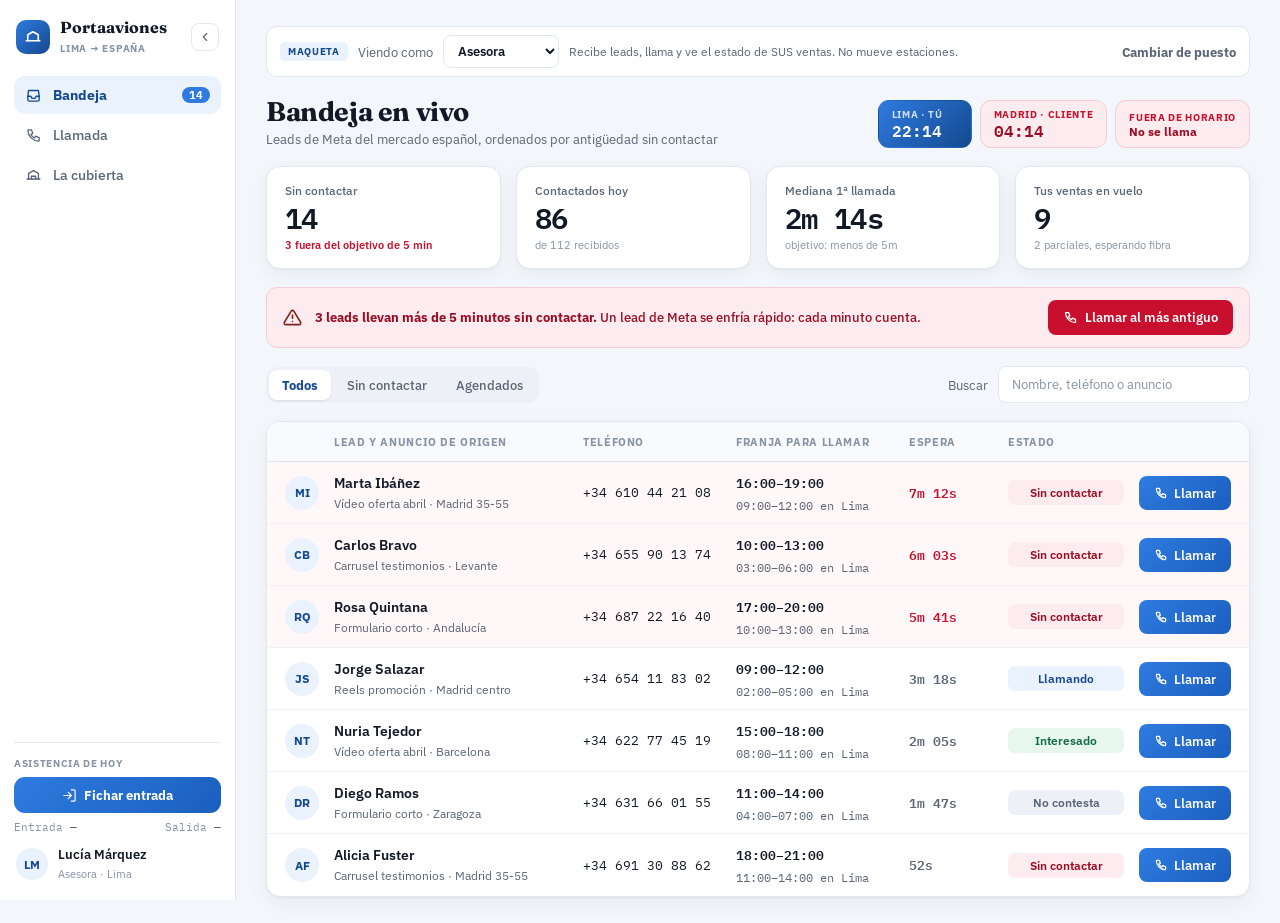
<file: bandeja/index.html>
<!doctype html>
<html lang="es">
<head>
<meta charset="utf-8">
<meta name="viewport" content="width=device-width, initial-scale=1">
<title>Bandeja en vivo · CRM Campaña</title>
<link rel="preconnect" href="https://fonts.googleapis.com">
<link rel="preconnect" href="https://fonts.gstatic.com" crossorigin>
<link rel="stylesheet" href="https://fonts.googleapis.com/css2?family=Fraunces:opsz,wght@9..144,600;9..144,700&family=IBM+Plex+Mono:wght@400;500;600&family=IBM+Plex+Sans:wght@400;500;600;700&display=swap">
<link rel="stylesheet" href="/assets/css/common.css">
<link rel="stylesheet" href="/bandeja/style.css">
</head>
<body data-pagina="bandeja" data-rol-defecto="asesor">
<div class="app">
  <nav class="rail" id="rail" aria-label="Navegación principal"></nav>

  <main class="main">

    <div class="rolebar" id="rolebar"></div>

    <div class="head">
      <div class="head-txt">
        <h1>Bandeja en vivo</h1>
        <p class="sub">Leads de Meta del mercado español, ordenados por antigüedad sin contactar</p>
      </div>
      <div class="clocks" id="clocks"></div>
    </div>

    <div class="tiles">
      <div class="card tile">
        <span class="tile-k">Sin contactar</span>
        <span class="tile-v">14</span>
        <span class="tile-s warn">3 fuera del objetivo de 5 min</span>
      </div>
      <div class="card tile">
        <span class="tile-k">Contactados hoy</span>
        <span class="tile-v">86</span>
        <span class="tile-s">de 112 recibidos</span>
      </div>
      <div class="card tile">
        <span class="tile-k">Mediana 1ª llamada</span>
        <span class="tile-v">2m 14s</span>
        <span class="tile-s">objetivo: menos de 5m</span>
      </div>
      <div class="card tile">
        <span class="tile-k">Tus ventas en vuelo</span>
        <span class="tile-v">9</span>
        <span class="tile-s">2 parciales, esperando fibra</span>
      </div>
    </div>

    <div class="alert">
      <svg width="19" height="19" viewBox="0 0 24 24" fill="none" stroke="#7E2417" stroke-width="2" stroke-linecap="round" stroke-linejoin="round" style="flex-shrink:0" aria-hidden="true"><path d="M10.3 3.9 1.8 18a2 2 0 0 0 1.7 3h17a2 2 0 0 0 1.7-3L13.7 3.9a2 2 0 0 0-3.4 0z"/><path d="M12 9v4M12 17h.01"/></svg>
      <p><strong>3 leads llevan más de 5 minutos sin contactar.</strong> Un lead de Meta se enfría rápido: cada minuto cuenta.</p>
      <a href="/llamada.html">
        <svg width="15" height="15" viewBox="0 0 24 24" fill="none" stroke="#fff" stroke-width="2" stroke-linecap="round" stroke-linejoin="round" aria-hidden="true"><path d="M5 4h4l2 5-2.5 1.5a11 11 0 0 0 5 5L15 13l5 2v4a1 1 0 0 1-1 1A16 16 0 0 1 4 5a1 1 0 0 1 1-1z"/></svg>
        Llamar al más antiguo
      </a>
    </div>

    <div class="toolbar">
      <div class="segmented" role="group" aria-label="Filtrar">
        <button type="button" class="seg" aria-pressed="true">Todos</button>
        <button type="button" class="seg" aria-pressed="false">Sin contactar</button>
        <button type="button" class="seg" aria-pressed="false">Agendados</button>
      </div>
      <div class="spacer"></div>
      <label class="lbl" for="buscar">Buscar</label>
      <input class="field" id="buscar" type="search" placeholder="Nombre, teléfono o anuncio" style="width:252px">
    </div>

    <div class="leads">
      <div class="lrow lhead">
        <span></span>
        <span>Lead y anuncio de origen</span>
        <span>Teléfono</span>
        <span>Franja para llamar</span>
        <span>Espera</span>
        <span>Estado</span>
        <span></span>
      </div>
      <div id="lista"></div>
    </div>

  </main>
</div>

<script src="/assets/js/app.js"></script>
<script src="/bandeja/app.js"></script>
</body>
</html>
</file>
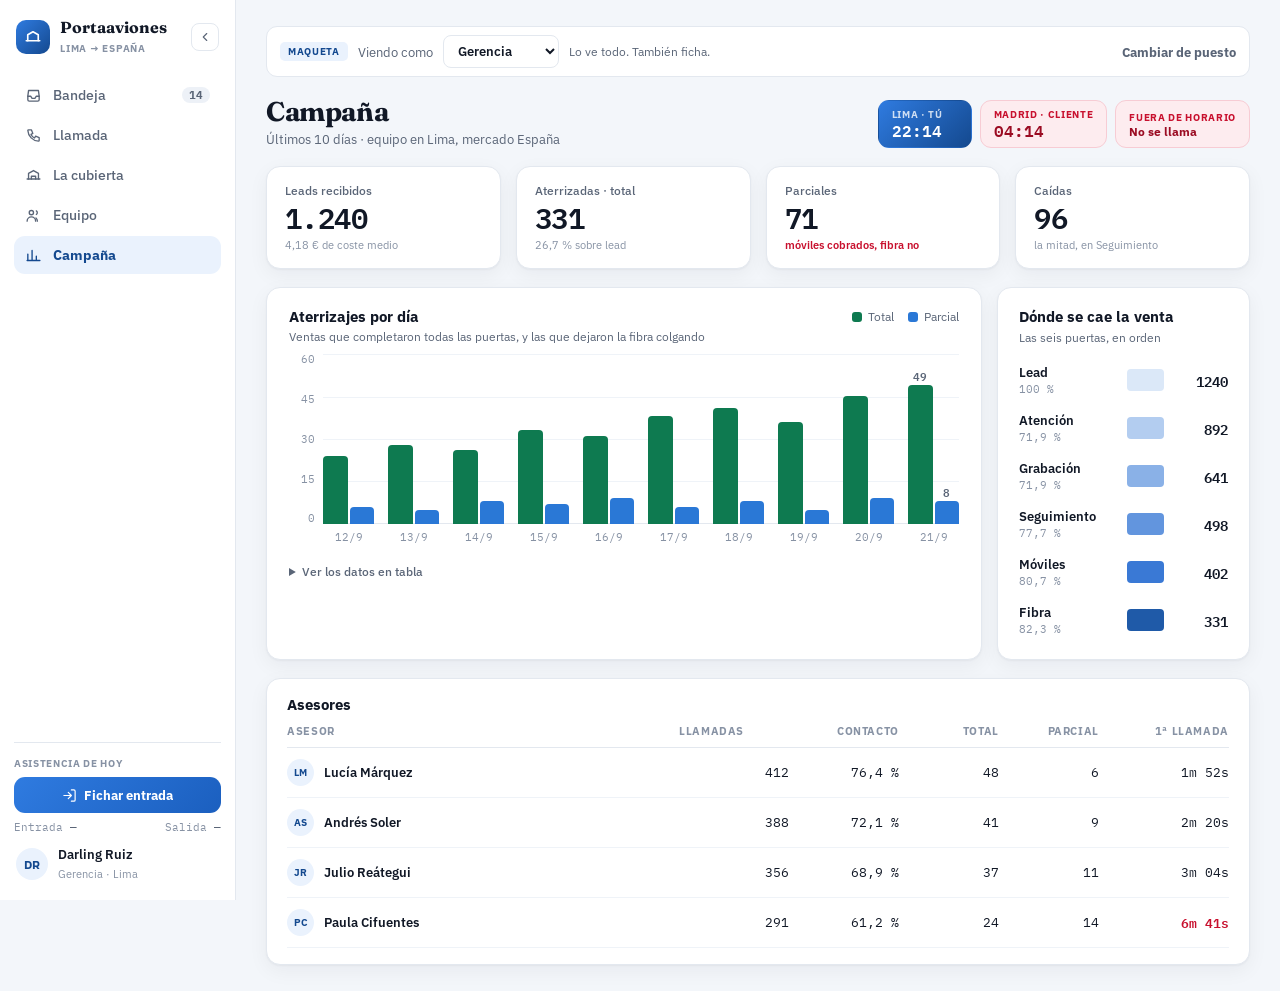
<file: campana/index.html>
<!doctype html>
<html lang="es">
<head>
<meta charset="utf-8">
<meta name="viewport" content="width=device-width, initial-scale=1">
<title>Campaña · CRM Campaña</title>
<link rel="preconnect" href="https://fonts.googleapis.com">
<link rel="preconnect" href="https://fonts.gstatic.com" crossorigin>
<link rel="stylesheet" href="https://fonts.googleapis.com/css2?family=Fraunces:opsz,wght@9..144,600;9..144,700&family=IBM+Plex+Mono:wght@400;500;600&family=IBM+Plex+Sans:wght@400;500;600;700&display=swap">
<link rel="stylesheet" href="/assets/css/common.css">
<link rel="stylesheet" href="/campana/style.css">
</head>
<body data-pagina="campana" data-rol-defecto="gerencia">
<div class="app">
  <nav class="rail" id="rail" aria-label="Navegación principal"></nav>

  <main class="main">

    <div class="rolebar" id="rolebar"></div>

    <div class="head">
      <div class="head-txt">
        <h1>Campaña</h1>
        <p class="sub">Últimos 10 días · equipo en Lima, mercado España</p>
      </div>
      <div class="clocks" id="clocks"></div>
    </div>

    <div class="tiles">
      <div class="card tile">
        <span class="tile-k">Leads recibidos</span>
        <span class="tile-v">1.240</span>
        <span class="tile-s">4,18 € de coste medio</span>
      </div>
      <div class="card tile">
        <span class="tile-k">Aterrizadas · total</span>
        <span class="tile-v">331</span>
        <span class="tile-s">26,7 % sobre lead</span>
      </div>
      <div class="card tile">
        <span class="tile-k">Parciales</span>
        <span class="tile-v">71</span>
        <span class="tile-s warn">móviles cobrados, fibra no</span>
      </div>
      <div class="card tile">
        <span class="tile-k">Caídas</span>
        <span class="tile-v">96</span>
        <span class="tile-s">la mitad, en Seguimiento</span>
      </div>
    </div>

    <div class="panels">

      <section class="card panel-wide">
        <div style="display:flex;align-items:flex-start;gap:16px">
          <div class="head-txt">
            <h2 class="ttl">Aterrizajes por día</h2>
            <span class="ttl-sub">Ventas que completaron todas las puertas, y las que dejaron la fibra colgando</span>
          </div>
          <div class="legend" style="padding-top:2px">
            <span><i class="swatch" style="background:#0E7A50"></i>Total</span>
            <span><i class="swatch" style="background:#2a78d6"></i>Parcial</span>
          </div>
        </div>

        <div class="plot">
          <div class="yaxis"><span>60</span><span>45</span><span>30</span><span>15</span><span>0</span></div>
          <div class="plotarea">
            <div class="grid"><i></i><i></i><i></i><i></i><i></i></div>
            <div class="bars" id="bars"></div>
            <div class="xaxis" id="xaxis"></div>
            <div class="tip-chart" id="tip">
              <span class="d" id="tip-d"></span>
              <span class="r"><i class="sq" style="background:#0E7A50"></i><span>Total</span><b id="tip-a"></b></span>
              <span class="r"><i class="sq" style="background:#2a78d6"></i><span>Parcial</span><b id="tip-b"></b></span>
            </div>
          </div>
        </div>

        <details class="data">
          <summary>Ver los datos en tabla</summary>
          <table>
            <caption>Aterrizajes completos y parciales, por día</caption>
            <thead><tr><th scope="col">Día</th><th scope="col">Total</th><th scope="col">Parcial</th></tr></thead>
            <tbody id="tabla-datos"></tbody>
          </table>
        </details>
      </section>

      <section class="card panel-side">
        <div>
          <h2 class="ttl">Dónde se cae la venta</h2>
          <span class="ttl-sub">Las seis puertas, en orden</span>
        </div>
        <div class="funnel" id="funnel"></div>
      </section>
    </div>

    <section class="card" style="flex-grow:1;padding:16px 20px">
      <h2 class="ttl" style="margin-bottom:10px">Asesores</h2>
      <table class="grid-tbl">
        <thead>
          <tr>
            <th scope="col">Asesor</th>
            <th scope="col" style="width:110px">Llamadas</th>
            <th scope="col" style="width:110px">Contacto</th>
            <th scope="col" style="width:100px">Total</th>
            <th scope="col" style="width:100px">Parcial</th>
            <th scope="col" style="width:130px">1ª llamada</th>
          </tr>
        </thead>
        <tbody>
          <tr>
            <th scope="row"><span class="who"><i>LM</i><b>Lucía Márquez</b></span></th>
            <td>412</td><td>76,4 %</td><td>48</td><td>6</td><td>1m 52s</td>
          </tr>
          <tr>
            <th scope="row"><span class="who"><i>AS</i><b>Andrés Soler</b></span></th>
            <td>388</td><td>72,1 %</td><td>41</td><td>9</td><td>2m 20s</td>
          </tr>
          <tr>
            <th scope="row"><span class="who"><i>JR</i><b>Julio Reátegui</b></span></th>
            <td>356</td><td>68,9 %</td><td>37</td><td>11</td><td>3m 04s</td>
          </tr>
          <tr>
            <th scope="row"><span class="who"><i>PC</i><b>Paula Cifuentes</b></span></th>
            <td>291</td><td>61,2 %</td><td>24</td><td>14</td><td class="slow">6m 41s</td>
          </tr>
        </tbody>
      </table>
    </section>

  </main>
</div>

<script src="/assets/js/app.js"></script>
<script src="/campana/app.js"></script>
</body>
</html>
</file>
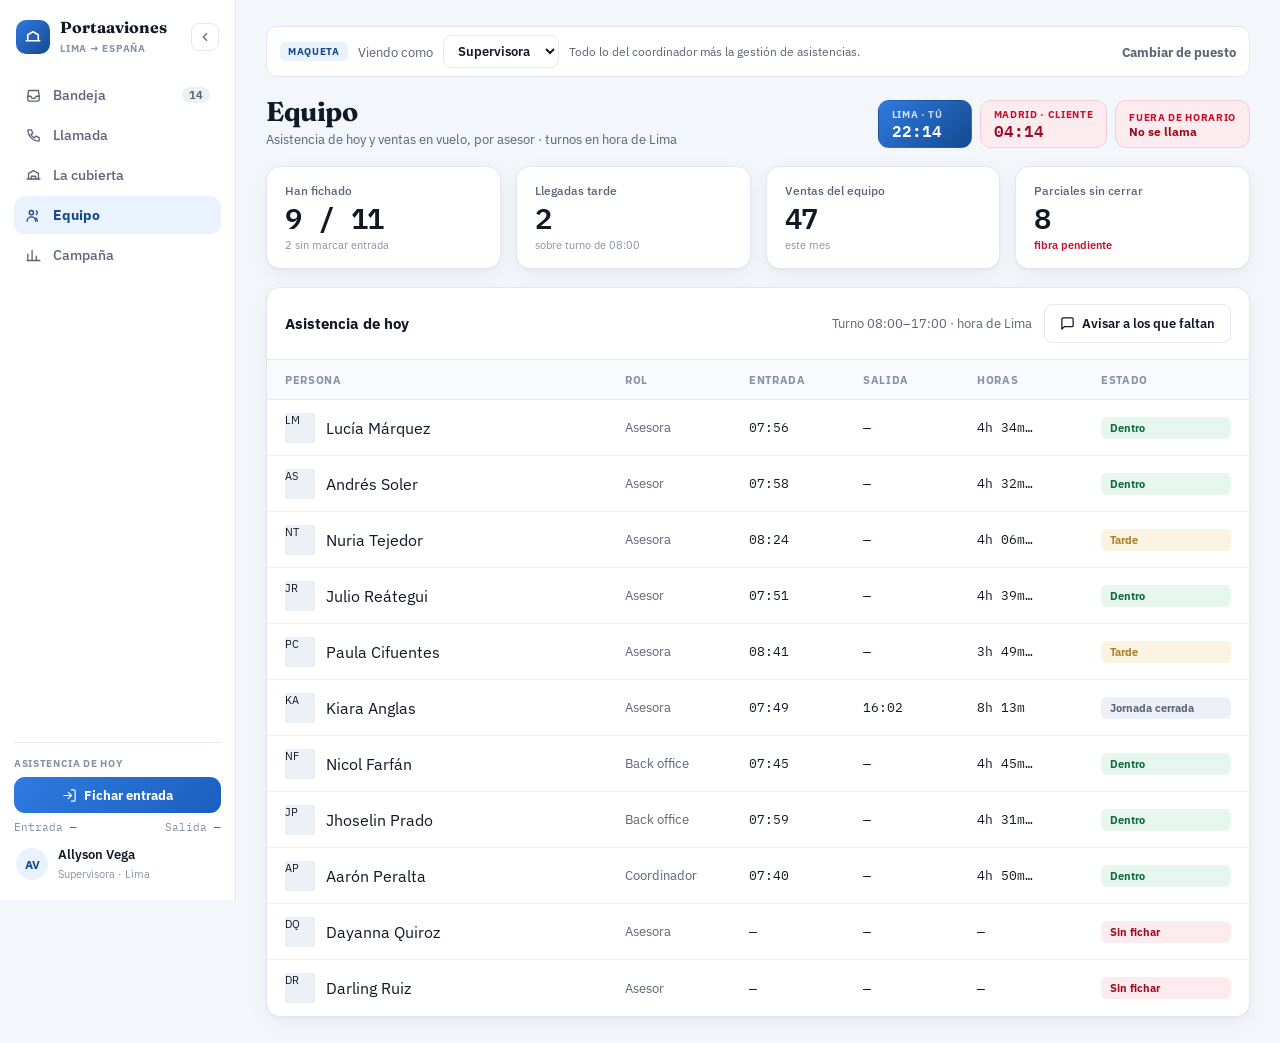
<file: equipo/index.html>
<!doctype html>
<html lang="es">
<head>
<meta charset="utf-8">
<meta name="viewport" content="width=device-width, initial-scale=1">
<title>Equipo · CRM Campaña</title>
<link rel="preconnect" href="https://fonts.googleapis.com">
<link rel="preconnect" href="https://fonts.gstatic.com" crossorigin>
<link rel="stylesheet" href="https://fonts.googleapis.com/css2?family=Fraunces:opsz,wght@9..144,600;9..144,700&family=IBM+Plex+Mono:wght@400;500;600&family=IBM+Plex+Sans:wght@400;500;600;700&display=swap">
<link rel="stylesheet" href="/assets/css/common.css">
<link rel="stylesheet" href="/equipo/style.css">
</head>
<body data-pagina="equipo" data-rol-defecto="supervisor">
<div class="app">
  <nav class="rail" id="rail" aria-label="Navegación principal"></nav>

  <main class="main">

    <div class="rolebar" id="rolebar"></div>

    <div class="head">
      <div class="head-txt">
        <h1>Equipo</h1>
        <p class="sub">Asistencia de hoy y ventas en vuelo, por asesor · turnos en hora de Lima</p>
      </div>
      <div class="clocks" id="clocks"></div>
    </div>

    <div class="tiles">
      <div class="card tile">
        <span class="tile-k">Han fichado</span>
        <span class="tile-v">9 / 11</span>
        <span class="tile-s">2 sin marcar entrada</span>
      </div>
      <div class="card tile">
        <span class="tile-k">Llegadas tarde</span>
        <span class="tile-v">2</span>
        <span class="tile-s">sobre turno de 08:00</span>
      </div>
      <div class="card tile">
        <span class="tile-k">Ventas del equipo</span>
        <span class="tile-v">47</span>
        <span class="tile-s">este mes</span>
      </div>
      <div class="card tile">
        <span class="tile-k">Parciales sin cerrar</span>
        <span class="tile-v">8</span>
        <span class="tile-s warn">fibra pendiente</span>
      </div>
    </div>

    <section class="card" style="padding:0;overflow:hidden">
      <div style="padding:16px 18px;display:flex;align-items:center;gap:12px;border-bottom:1px solid var(--line)">
        <h2 class="ttl" style="flex-grow:1">Asistencia de hoy</h2>
        <span class="sub">Turno 08:00–17:00 · hora de Lima</span>
        <button type="button" class="btn" data-si-no-backoffice hidden>
          <svg width="15" height="15" viewBox="0 0 24 24" fill="none" stroke="currentColor" stroke-width="2" stroke-linecap="round" stroke-linejoin="round" aria-hidden="true"><path d="M21 15a2 2 0 0 1-2 2H7l-4 4V5a2 2 0 0 1 2-2h14a2 2 0 0 1 2 2z"/></svg>
          Avisar a los que faltan
        </button>
      </div>
      <div class="att-row att-head">
        <span>Persona</span>
        <span>Rol</span>
        <span>Entrada</span>
        <span>Salida</span>
        <span>Horas</span>
        <span>Estado</span>
      </div>
      <div id="asist"></div>
    </section>

  </main>
</div>

<script src="/assets/js/app.js"></script>
<script src="/equipo/app.js"></script>
</body>
</html>
</file>
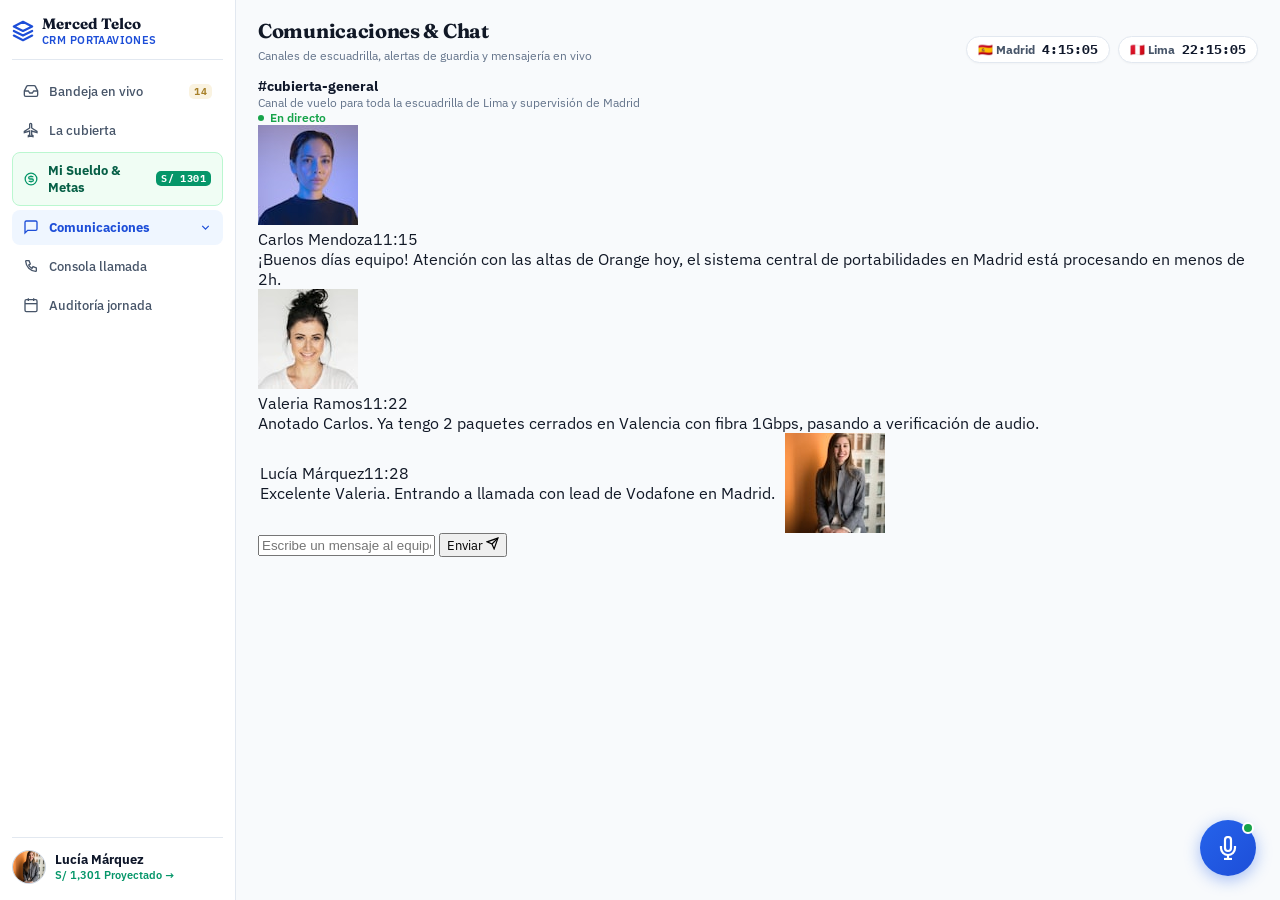
<file: gemini/index.html>
<!doctype html>
<html lang="es">
<head>
  <meta charset="utf-8">
  <meta name="viewport" content="width=device-width, initial-scale=1">
  <title>Merced Telco · CRM Portaaviones</title>
  <link rel="preconnect" href="https://fonts.googleapis.com">
  <link rel="preconnect" href="https://fonts.gstatic.com" crossorigin>
  <link rel="stylesheet" href="https://fonts.googleapis.com/css2?family=Fraunces:opsz,wght@9..144,600;9..144,700&family=IBM+Plex+Mono:wght@400;500;600;700&family=IBM+Plex+Sans:wght@400;500;600;700&display=swap">
  <link rel="stylesheet" href="base.css">
  <link rel="stylesheet" href="/assets/css/cubierta.css">
  <link rel="stylesheet" href="style.css">
</head>
<body data-pagina="crm-asesor">
<div class="app">

  <!-- 1. CARRIL DE NAVEGACIÓN IZQUIERDO -->
  <nav class="rail" aria-label="Navegación principal">
    <div style="display:flex; align-items:center; gap:8px; padding-bottom:12px; border-bottom:1px solid #E2E8F0;">
      <svg width="22" height="22" viewBox="0 0 24 24" fill="none" stroke="#1D4ED8" stroke-width="2.4" stroke-linecap="round" stroke-linejoin="round">
        <polygon points="12 2 2 7 12 12 22 7 12 2"/>
        <polyline points="2 17 12 22 22 17"/>
        <polyline points="2 12 12 17 22 12"/>
      </svg>
      <div>
        <div style="font-family:var(--serif); font-size:15px; font-weight:700; color:#0F172A; line-height:1.1;">Merced Telco</div>
        <div style="font-size:10.5px; font-weight:600; color:#1D4ED8; text-transform:uppercase; letter-spacing:.04em;">CRM Portaaviones</div>
      </div>
    </div>

    <div class="nav" style="display:flex; flex-direction:column; gap:4px;">
      <!-- Bandeja en vivo -->
      <button type="button" class="nav-link" aria-current="page" onclick="navegarA('bandeja')" id="nav-btn-bandeja">
        <svg width="16" height="16" viewBox="0 0 24 24" fill="none" stroke="currentColor" stroke-width="2"><polyline points="22 12 16 12 14 15 10 15 8 12 2 12"/><path d="M5.45 5.11L2 12v6a2 2 0 0 0 2 2h16a2 2 0 0 0 2-2v-6l-3.45-6.89A2 2 0 0 0 16.76 4H7.24a2 2 0 0 0-1.79 1.11z"/></svg>
        <span class="txt">Bandeja en vivo</span>
        <span class="badge b-meta" style="font-size:10px; padding:1px 5px;">14</span>
      </button>

      <!-- La cubierta -->
      <button type="button" class="nav-link" onclick="navegarA('cubierta')" id="nav-btn-cubierta">
        <svg width="16" height="16" viewBox="0 0 24 24" fill="none" stroke="currentColor" stroke-width="2"><path d="M21 16v-2l-8-5V3.5a1.5 1.5 0 0 0-3 0V9l-8 5v2l8-2.5V19l-2 1.5V22l3.5-1 3.5 1v-1.5L13 19v-5.5z"/></svg>
        <span class="txt">La cubierta</span>
      </button>

      <!-- NUEVA SECCIÓN: MI SUELDO & COMISIONES (DESTACADO EN LIMA) -->
      <button type="button" class="nav-link" onclick="navegarA('sueldo')" id="nav-btn-sueldo" style="background:#F0FDF4; border:1px solid #BBF7D0;">
        <svg width="16" height="16" viewBox="0 0 24 24" fill="none" stroke="#059669" stroke-width="2.2"><circle cx="12" cy="12" r="10"/><path d="M16 8h-6a2 2 0 1 0 0 4h4a2 2 0 1 1 0 4H8"/><line x1="12" y1="6" x2="12" y2="8"/><line x1="12" y1="16" x2="12" y2="18"/></svg>
        <span class="txt" style="color:#065F46; font-weight:700;">Mi Sueldo & Metas</span>
        <span class="badge" id="nav-sal-badge" style="background:#059669; color:#fff; font-size:10px; padding:1px 5px; font-family:var(--mono);">S/ 1,301</span>
      </button>

      <!-- Comunicaciones -->
      <div class="nav-dropdown-group">
        <button type="button" class="nav-link" onclick="toggleDropdownComunicaciones()" id="nav-btn-comunicaciones">
          <svg width="16" height="16" viewBox="0 0 24 24" fill="none" stroke="currentColor" stroke-width="2"><path d="M21 15a2 2 0 0 1-2 2H7l-4 4V5a2 2 0 0 1 2-2h14a2 2 0 0 1 2 2z"/></svg>
          <span class="txt">Comunicaciones</span>
          <svg class="chevron-icon" width="13" height="13" viewBox="0 0 24 24" fill="none" stroke="currentColor" stroke-width="2.2"><polyline points="6 9 12 15 18 9"/></svg>
        </button>

        <div class="nav-submenu" id="nav-submenu-comms">
          <div style="font-size:10px; font-weight:700; color:#94A3B8; text-transform:uppercase; padding:3px 8px 2px;">Canales</div>
          <button type="button" class="nav-subitem active" onclick="cargarConversacion('general', this)">
            <span>#cubierta-general</span>
            <span class="subitem-dot" style="background:#16A34A;"></span>
          </button>
          <button type="button" class="nav-subitem" onclick="cargarConversacion('alfa', this)">
            <span>#escuadrilla-alfa</span>
          </button>

          <div style="font-size:10px; font-weight:700; color:#94A3B8; text-transform:uppercase; padding:6px 8px 2px;">Contactos</div>
          <button type="button" class="nav-subitem" onclick="cargarConversacion('carlos', this)">
            <span style="display:flex; align-items:center; gap:6px;">
              <img src="images/carlos.jpg" class="nav-avatar-mini" alt="Carlos">
              <span>Carlos Mendoza</span>
            </span>
            <span class="subitem-dot" style="background:#16A34A;"></span>
          </button>
          <button type="button" class="nav-subitem" onclick="cargarConversacion('valeria', this)">
            <span style="display:flex; align-items:center; gap:6px;">
              <img src="images/valeria.jpg" class="nav-avatar-mini" alt="Valeria">
              <span>Valeria Ramos</span>
            </span>
            <span class="subitem-dot" style="background:#16A34A;"></span>
          </button>
          <button type="button" class="nav-subitem" onclick="cargarConversacion('diego', this)">
            <span style="display:flex; align-items:center; gap:6px;">
              <img src="images/diego.jpg" class="nav-avatar-mini" alt="Diego">
              <span>Diego Salcedo</span>
            </span>
            <span class="subitem-dot" style="background:#16A34A;"></span>
          </button>
        </div>
      </div>

      <!-- Consola Llamada -->
      <button type="button" class="nav-link" onclick="navegarA('llamada')" id="nav-btn-llamada">
        <svg width="16" height="16" viewBox="0 0 24 24" fill="none" stroke="currentColor" stroke-width="2"><path d="M5 4h4l2 5-2.5 1.5a11 11 0 0 0 5 5L15 13l5 2v4a1 1 0 0 1-1 1A16 16 0 0 1 4 5a1 1 0 0 1 1-1z"/></svg>
        <span class="txt">Consola llamada</span>
      </button>

      <!-- Auditoría Jornada -->
      <button type="button" class="nav-link" onclick="navegarA('historial')" id="nav-btn-historial">
        <svg width="16" height="16" viewBox="0 0 24 24" fill="none" stroke="currentColor" stroke-width="2"><rect x="3" y="4" width="18" height="18" rx="2" ry="2"/><line x1="16" y1="2" x2="16" y2="6"/><line x1="8" y1="2" x2="8" y2="6"/><line x1="3" y1="10" x2="21" y2="10"/></svg>
        <span class="txt">Auditoría jornada</span>
      </button>
    </div>

    <div class="spacer" style="flex-grow:1;"></div>

    <!-- Perfil del Asesor (Clic lleva a Mi Sueldo) -->
    <div onclick="navegarA('sueldo')" style="border-top: 1px solid #E2E8F0; padding-top: 12px; display:flex; align-items:center; gap:9px; cursor:pointer;" title="Ver mi sueldo y comisiones">
      <img src="images/lucia-header.jpg" alt="Lucía" style="width:34px; height:34px; border-radius:50%; object-fit:cover; border:1px solid #CBD5E1;">
      <div style="display:flex; flex-direction:column; min-width:0;">
        <span style="font-size:13px; font-weight:700; color:#0F172A; line-height:1.2;">Lucía Márquez</span>
        <span style="font-size:11px; color:#059669; font-weight:600;">S/ 1,301 Proyectado &rarr;</span>
      </div>
    </div>
  </nav>

  <!-- 2. ESPACIO CENTRAL -->
  <main class="main-workspace">
    <div class="head" style="margin-bottom:14px;">
      <div class="head-txt">
        <h1 id="view-title" style="font-size:20px; font-weight:700; margin:0 0 2px;">Bandeja en vivo · Leads de Encuesta</h1>
        <p class="sub" id="view-subtitle" style="font-size:12px; color:#64748B; margin:0;">Prospectos en tiempo real provenientes de cuestionarios Meta España</p>
      </div>

      <div style="display:flex; align-items:center; gap:8px;">
        <div class="clock-pill-modern">
          <span class="clock-flag-tag">🇪🇸 Madrid</span>
          <span class="clock-time-mono" id="madrid-clock">--:--:--</span>
        </div>
        <div class="clock-pill-modern">
          <span class="clock-flag-tag">🇵🇪 Lima</span>
          <span class="clock-time-mono" id="lima-clock">--:--:--</span>
        </div>
      </div>
    </div>

    <!-- SECCIÓN 1: BANDEJA LEADS -->
    <div class="view-section active" id="sec-bandeja">
      <!-- Barra Compacta KPI (38px) -->
      <div class="kpi-compact-strip">
        <div class="kpi-chip-pill kpi-pill-rose" title="Leads sin contactar en caliente">
          <span class="kpi-chip-val">14</span>
          <span class="kpi-chip-title">Sin contactar</span>
          <span class="kpi-chip-tag">3 fuera de SLA</span>
        </div>

        <div class="kpi-chip-pill kpi-pill-blue" title="Leads contactados hoy en España">
          <span class="kpi-chip-val">86</span>
          <span class="kpi-chip-title">Contactados</span>
          <span class="kpi-chip-tag">76.8% (Mediana 2m 14s)</span>
        </div>

        <div class="kpi-chip-pill kpi-pill-amber" title="Leads en cola de reintento automático">
          <span class="kpi-chip-val">24</span>
          <span class="kpi-chip-title">No contestaron</span>
          <span class="kpi-chip-tag">Próximo en 12m</span>
        </div>

        <div class="kpi-chip-pill kpi-pill-emerald" title="WhatsApp con plantilla oficial">
          <span class="kpi-chip-val">18</span>
          <span class="kpi-chip-title">WhatsApp</span>
          <span class="kpi-chip-tag">44% respuesta activa</span>
        </div>
      </div>

      <div class="toolbar" style="margin-bottom:12px;">
        <div class="segmented" role="group">
          <button type="button" class="seg" aria-pressed="true" onclick="filtrarLeads('todos', this)">Todos</button>
          <button type="button" class="seg" aria-pressed="false" onclick="filtrarLeads('sin', this)">Sin contactar</button>
          <button type="button" class="seg" aria-pressed="false" onclick="filtrarLeads('nc', this)">No contestaron</button>
          <button type="button" class="seg" aria-pressed="false" onclick="filtrarLeads('wsp', this)">WhatsApp enviado</button>
        </div>
        <div class="spacer"></div>
        <label class="lbl" for="buscar-lead" style="font-size:12px;">Buscar</label>
        <input class="field" id="buscar-lead" type="search" placeholder="Nombre, teléfono u operador" style="width:230px" oninput="buscarEnTabla(this.value)">
      </div>

      <div class="leads-card-modern">
        <div class="leads-table-wrapper">
          <div class="leads-table-inner">
            <div class="leads-grid-head">
              <span>Oferta / Operador</span>
              <span>Lead y Población</span>
              <span>Teléfono</span>
              <span>Interés en Encuesta</span>
              <span>Espera</span>
              <span>Estado & Intentos</span>
              <span style="text-align:right;">Acciones</span>
            </div>
            <div id="lista-leads"></div>
          </div>
        </div>
      </div>
    </div>

    <!-- SECCIÓN 2: MI SUELDO & COMISIONES EN VIVO (GAMIFICADO) -->
    <div class="view-section" id="sec-sueldo">
      <div class="salary-workspace">

        <!-- Pista Horizontal Gamificada de Ventas -->
        <div class="salary-runway-card">
          <div class="runway-header-row">
            <div>
              <div style="font-size:11px; text-transform:uppercase; font-weight:800; color:#38BDF8; letter-spacing:.05em;">
                Pista de Ventas del Mes · Escala de Comisiones
              </div>
              <h2 style="margin:2px 0 0; font-size:22px; font-weight:800; color:#FFFFFF;">
                Llevas <span id="sal-ventas-total" style="color:#F59E0B;">11</span> Ventas Cerradas
              </h2>
              <div style="font-size:12px; color:#94A3B8; margin-top:2px;" id="sal-ventas-badge">
                Nivel Bronce (S/ 40 / venta)
              </div>
            </div>

            <!-- Simulador rápido -->
            <div style="background:rgba(255,255,255,0.08); padding:8px 14px; border-radius:10px; display:flex; flex-direction:column; align-items:flex-end;">
              <span style="font-size:11px; color:#94A3B8;">Simular cierres de hoy:</span>
              <div class="sim-buttons-row">
                <button type="button" class="btn-sim-add" onclick="simularVentasAdicionales(-1)">-1</button>
                <span style="font-family:var(--mono); font-size:13px; font-weight:700; color:#38BDF8;" id="sal-sim-count">+0</span>
                <button type="button" class="btn-sim-add" onclick="simularVentasAdicionales(1)">+1 venta</button>
                <button type="button" class="btn-sim-add" onclick="simularVentasAdicionales(3)">+3 ventas</button>
              </div>
            </div>
          </div>

          <!-- Pista Visual Horizontal con Pin -->
          <div class="runway-track-outer">
            <div class="runway-track-fill" id="sal-runway-fill"></div>
            <div class="runway-pin-active" id="sal-runway-pin" title="Tu posición actual">★</div>
          </div>

          <!-- Hitos / Milestones Horizontales -->
          <div class="runway-milestones">
            <div class="milestone-item">
              <span class="milestone-badge">0 ventas</span>
              <span>Sueldo Base</span>
            </div>
            <div class="milestone-item active">
              <span class="milestone-badge" style="background:#2563EB; color:#fff;">8 ventas 🔓</span>
              <span style="color:#60A5FA;">Activa Comisión (+S/ 40)</span>
            </div>
            <div class="milestone-item">
              <span class="milestone-badge">13 ventas 🥈</span>
              <span>Plata (+S/ 60)</span>
            </div>
            <div class="milestone-item">
              <span class="milestone-badge">19 ventas 🥇</span>
              <span>Oro (+S/ 80)</span>
            </div>
            <div class="milestone-item">
              <span class="milestone-badge">26+ ventas 💎</span>
              <span>Leyenda (+S/ 100)</span>
            </div>
          </div>
        </div>

        <!-- Bloque Ejecutivo: Liquidación Neta vs Auditoría de Asistencia -->
        <div class="salary-executive-breakdown">

          <!-- Tarjeta de Sueldo Neto Proyectado -->
          <div class="salary-total-card">
            <div style="display:flex; justify-content:space-between; align-items:baseline;">
              <div>
                <span style="font-size:11px; font-weight:800; text-transform:uppercase; color:#2563EB; letter-spacing:.05em;">Sueldo Neto Proyectado a Cobrar</span>
                <div class="salary-big-amount" id="sal-val-neto">S/ 1,300.63</div>
              </div>
              <span style="background:#EFF6FF; border:1px solid #BFDBFE; color:#1D4ED8; font-size:11px; font-weight:700; padding:3px 8px; border-radius:6px;">
                Planilla Mensual Lima
              </span>
            </div>

            <div class="salary-calc-grid">
              <div class="calc-tile">
                <span style="font-size:11px; color:#64748B;">Sueldo Base Fijo</span>
                <strong style="font-family:var(--mono); font-size:15px; color:#0F172A;" id="sal-val-base">S/ 1,200.00</strong>
                <span style="font-size:10px; color:#94A3B8;">30 días laborables</span>
              </div>
              <div class="calc-tile" style="border-color:#FECDD3; background:#FFF5F6;">
                <span style="font-size:11px; color:#BE123C;">Descuentos Asistencia</span>
                <strong style="font-family:var(--mono); font-size:15px; color:#DC2626;" id="sal-val-descuentos">- S/ 59.37</strong>
                <span style="font-size:10px; color:#E11D48;">1 falta + 1 tardanza</span>
              </div>
              <div class="calc-tile" style="border-color:#BBF7D0; background:#F0FDF4;">
                <span style="font-size:11px; color:#047857;">Comisiones Ganadas</span>
                <strong style="font-family:var(--mono); font-size:15px; color:#059669;" id="sal-val-comisiones">+ S/ 160.00</strong>
                <span style="font-size:10px; color:#10B981;">4 ventas comisionables</span>
              </div>
            </div>

            <div style="background:#F8FAFC; border:1px solid #E2E8F0; border-radius:8px; padding:10px 12px; font-size:12px; color:#475569; display:flex; align-items:center; gap:8px;">
              <svg width="16" height="16" viewBox="0 0 24 24" fill="none" stroke="#2563EB" stroke-width="2.2"><circle cx="12" cy="12" r="10"/><line x1="12" y1="16" x2="12" y2="12"/><line x1="12" y1="8" x2="12.01" y2="8"/></svg>
              <span><strong>Regla de Comisión:</strong> Las primeras 7 ventas cubren la cuota básica de activación de campaña. A partir de la <strong>8ª venta</strong> cobras íntegramente cada alta en tu liquidación.</span>
            </div>
          </div>

          <!-- Auditoría de Descuentos Inteligentes de Asistencia -->
          <div class="attendance-deductions-card">
            <div style="display:flex; justify-content:space-between; align-items:center;">
              <strong style="font-size:13px; color:#0F172A;">Desglose Transparente de Asistencia</strong>
              <span style="font-size:11px; color:#64748B;">S/ 0.104 por minuto de tardanza</span>
            </div>

            <div id="tabla-incidencias-asistencia" style="display:flex; flex-direction:column; gap:8px;"></div>

            <div style="font-size:11px; color:#64748B; border-top:1px solid #E2E8F0; padding-top:8px;">
              💡 <em>Tus marcaciones se registran mediante verificación biométrica de voz al inicio y cierre del turno.</em>
            </div>
          </div>

        </div>

      </div>
    </div>

    <!-- SECCIÓN 3: CONSOLA DE LLAMADAS (SOFTPHONE COCKPIT) -->
    <div class="view-section" id="sec-llamada">
      <div class="cockpit-grid">

        <!-- Tarjeta del Softphone Físico -->
        <div class="cockpit-softphone-card">
          <!-- Pantalla LED Superior del Cockpit -->
          <div class="cockpit-header-box">
            <div style="display:flex; justify-content:space-between; align-items:center;">
              <span class="cockpit-status-tag status-idle" id="cockpit-status-pill">LISTO PARA LLAMAR ESPAÑA</span>
              <span style="font-size:10px; color:#94A3B8; font-family:var(--mono);">LÍNEA SIP 01 · HD</span>
            </div>
            <div class="cockpit-chrono-timer" id="cockpit-timer">00:00</div>

            <div class="cockpit-audio-canvas-box">
              <canvas id="cockpit-audio-canvas" width="270" height="28"></canvas>
            </div>
          </div>

          <!-- Ficha del Lead Seleccionado para Llamar -->
          <div class="cockpit-lead-target-card">
            <div style="display:flex; justify-content:space-between; align-items:flex-start;">
              <div>
                <strong style="font-size:14px; color:#0F172A;" id="cockpit-lead-name">Marta Ibáñez</strong>
                <div style="font-family:var(--mono); font-size:13px; font-weight:700; color:#2563EB;" id="cockpit-lead-tel">+34 610 44 21 08</div>
              </div>
              <span id="cockpit-lead-city" style="font-size:11px; color:#64748B; background:#EDF2F7; padding:2px 6px; border-radius:4px;">Madrid (28013)</span>
            </div>

            <div style="display:flex; justify-content:space-between; align-items:center; margin-top:4px; font-size:11.5px;">
              <span style="color:#64748B;">Paga en <b id="cockpit-donor-op-name">Vodafone</b>: <strong style="color:#DC2626;" id="cockpit-lead-bill">68 €/mes</strong></span>
            </div>

            <div style="margin-top:4px;">
              <span style="font-size:10.5px; color:#64748B; display:block; margin-bottom:2px;">Oferta Asignada para Vender:</span>
              <div id="cockpit-lead-op-box"></div>
            </div>
          </div>

          <!-- Botones de Marcación y Colgado -->
          <button type="button" class="btn-act btn-act-call" id="cockpit-btn-call" style="width:100%; height:38px; font-size:13px;" onclick="iniciarSoftphoneLlamada()">
            <svg width="15" height="15" viewBox="0 0 24 24" fill="none" stroke="#fff" stroke-width="2.2"><path d="M5 4h4l2 5-2.5 1.5a11 11 0 0 0 5 5L15 13l5 2v4a1 1 0 0 1-1 1A16 16 0 0 1 4 5a1 1 0 0 1 1-1z"/></svg>
            Conectar Llamada con España
          </button>
          <button type="button" class="btn-act" id="cockpit-btn-hang" style="width:100%; height:38px; font-size:13px; background:#DC2626; color:#fff; display:none;" onclick="colgarSoftphone()">
            <svg width="15" height="15" viewBox="0 0 24 24" fill="none" stroke="#fff" stroke-width="2.2"><line x1="18" y1="6" x2="6" y2="18"/><line x1="6" y1="6" x2="18" y2="18"/></svg>
            Colgar Llamada
          </button>

          <!-- Controles Auxiliares -->
          <div class="cockpit-actions-strip">
            <button type="button" class="cockpit-btn-ctrl" onclick="alert('Micrófono silenciado')">
              <svg width="13" height="13" viewBox="0 0 24 24" fill="none" stroke="currentColor" stroke-width="2"><path d="M12 1a3 3 0 0 0-3 3v8a3 3 0 0 0 6 0V4a3 3 0 0 0-3-3z"/><path d="M19 10v2a7 7 0 0 1-14 0v-2"/></svg>
              Silenciar
            </button>
            <button type="button" class="cockpit-btn-ctrl" onclick="marcarNoContestoActual()">
              <svg width="13" height="13" viewBox="0 0 24 24" fill="none" stroke="#D97706" stroke-width="2"><circle cx="12" cy="12" r="10"/><line x1="12" y1="8" x2="12" y2="12"/></svg>
              No Contesta (+1)
            </button>
          </div>

          <!-- Clasificación / Tipificación de la Llamada -->
          <div class="cockpit-tipificaciones">
            <span style="font-size:11px; font-weight:700; color:#475569; text-transform:uppercase;">Resultado de la Llamada</span>
            <button type="button" class="btn-tip-success" onclick="tipificarLlamada('VENTA')">
              <span>🎉 ¡Venta Cerrada! (+ Comisiones)</span>
            </button>
            <div class="tip-grid-small">
              <button type="button" class="btn-tip-sm" onclick="tipificarLlamada('AGENDADO')">📅 Agendado / Rellamar</button>
              <button type="button" class="btn-tip-sm" onclick="tipificarLlamada('NC')">⏳ No Contesta (+1)</button>
              <button type="button" class="btn-tip-sm" onclick="tipificarLlamada('BUZON')">📵 Buzón de Voz</button>
              <button type="button" class="btn-tip-sm" onclick="tipificarLlamada('NO_INTERESA')">❌ No le Interesa</button>
            </div>
          </div>
        </div>

        <!-- Copiloto de Objeciones y Protocolo en Vivo -->
        <div class="cockpit-copilot-card">
          <div class="copiloto-tabs-bar">
            <button type="button" class="tab-copiloto-btn active" onclick="switchTabCopiloto('guion', this)">Guión Guiado (Apertura)</button>
            <button type="button" class="tab-copiloto-btn" onclick="switchTabCopiloto('permanencia', this)">Permanencia</button>
            <button type="button" class="tab-copiloto-btn" onclick="switchTabCopiloto('precios', this)">Precios vs Competencia</button>
            <button type="button" class="tab-copiloto-btn" onclick="switchTabCopiloto('cobertura', this)">Cobertura FTTH</button>
          </div>

          <!-- Tab 1: Guion Guiado -->
          <div class="tab-copiloto-content" id="tab-content-guion">
            <div class="script-step-box">
              <div style="display:flex; justify-content:space-between; align-items:center;">
                <strong style="font-size:12px; color:#1D4ED8;">PASO 1: APERTURA EN CALIENTE (Primeros 20 seg)</strong>
                <button type="button" class="btn-act btn-act-info" style="height:24px; padding:0 6px;" onclick="copiarTexto('¡Hola Marta! Te llamo de Merced Telco por tu respuesta en la encuesta. Vemos que pagas 68 € en Vodafone. Te llamo para garantizarte el ahorro manteniendo tu número sin cortes.')">Copiar</button>
              </div>
              <p style="margin:4px 0 0; font-size:13px; line-height:1.45; color:#0F172A;">
                <em>"¡Hola <strong>Marta</strong>! Te llamo de <strong>Merced Telco España</strong>. Nos acabas de responder en la encuesta indicando que pagas <strong>68 €/mes con Vodafone</strong>. Te contacto de inmediato porque con la tarifa de <strong>Fibra 1Gbps</strong> te garantizamos un ahorro neto mensual de más de 30 € conservando tu mismo número. ¿Tienes 1 minuto para confirmarte la arqueta de fibra en tu calle?"</em>
              </p>
            </div>

            <div class="script-step-box" style="border-left-color:#10B981;">
              <strong style="font-size:12px; color:#047857;">PASO 2: SONDEO DE LÍNEAS ADICIONALES</strong>
              <p style="margin:4px 0 0; font-size:12.5px; color:#334155;">
                "Además de tu línea principal, ¿cuántas líneas móviles tenéis en casa? Porque en el paquete familiar las segundas líneas se quedan a precio bonificado con gigas compartidos."
              </p>
            </div>

            <div class="script-step-box" style="border-left-color:#F59E0B;">
              <strong style="font-size:12px; color:#B45309;">PASO 3: CIERRE Y VERIFICACIÓN DE VOZ</strong>
              <p style="margin:4px 0 0; font-size:12.5px; color:#334155;">
                "El instalador de fibra va gratis a tu domicilio entre 24 y 48h. Vamos a pasar a la grabación de audio oficial para dejar congelada la tarifa promocional de 34,90 €."
              </p>
            </div>
          </div>

          <!-- Tab 2: Permanencia -->
          <div class="tab-copiloto-content" id="tab-content-permanencia" style="display:none;">
            <div class="objection-card">
              <strong style="font-size:12.5px; color:#DC2626;">Objeción: "Tengo permanencia con mi operador actual"</strong>
              <p style="font-size:12px; color:#334155; margin:3px 0 6px;">
                <em>"Comprendo Marta. Legalmente la penalización de tu operador es proporcional a los meses que te quedan de router, no al contrato entero. Con el ahorro de 34 € al mes que tienes con nosotros, en mes y medio recuperas cualquier cargo y sigues pagando la mitad el resto del año."</em>
              </p>
              <button type="button" class="btn-act btn-act-info" style="height:26px; align-self:flex-start;" onclick="copiarTexto('Legalmente la penalización es proporcional a los meses que te quedan. Con nuestro ahorro mensual lo amortizas en 1 mes y te queda la cuota bonificada.')">Copiar Argumento</button>
            </div>
          </div>

          <!-- Tab 3: Precios -->
          <div class="tab-copiloto-content" id="tab-content-precios" style="display:none;">
            <div style="background:#F8FAFC; border:1px solid #E2E8F0; border-radius:8px; padding:12px;">
              <strong style="font-size:12.5px; color:#0F172A;">Comparativa Directa de Cuotas en España</strong>
              <div style="display:grid; grid-template-columns:1fr 1fr; gap:8px; margin-top:8px; font-size:12px;">
                <div>Vodafone One: <b>55 - 70 €/mes</b></div>
                <div>Movistar Fusión: <b>65 - 85 €/mes</b></div>
                <div>Orange Love: <b>60 - 80 €/mes</b></div>
                <div style="color:#1D4ED8; font-weight:700;">Merced Fibra 1Gbps: <b>34,90 €/mes</b></div>
              </div>
            </div>
          </div>

          <!-- Tab 4: Cobertura -->
          <div class="tab-copiloto-content" id="tab-content-cobertura" style="display:none;">
            <div style="background:#F0FDF4; border:1px solid #BBF7D0; border-radius:8px; padding:12px; font-size:12px; color:#065F46;">
              <strong>Verificación Inmediata de Huella FTTH:</strong>
              <p style="margin:4px 0 0;">Merced Telco utiliza la red neutra FTTH compartida en toda España. Cobertura disponible en el 96% de fincas de Madrid, Valencia, Barcelona, Sevilla y Zaragoza.</p>
            </div>
          </div>
        </div>

      </div>
    </div>

    <!-- SECCIÓN 4: CUBIERTA -->
    <div class="view-section" id="sec-cubierta">
      <div class="toolbar" style="margin-bottom:16px;">
        <div class="segmented" role="group">
          <button type="button" class="seg" aria-pressed="true">Mis ventas en vuelo</button>
          <button type="button" class="seg" aria-pressed="false">Aterrizadas</button>
          <button type="button" class="seg" aria-pressed="false">Incidencias</button>
        </div>
        <div class="spacer"></div>
        <span class="lbl">Comisión acumulada este mes: <strong style="color:var(--oro); font-family:var(--mono);">+ 1.170,00 €</strong></span>
      </div>

      <section class="deck">
        <div class="deck-stripe"></div>
        <div class="deck-top">
          <div>
            <h2 style="font-size:16px; margin:0 0 2px;">Tráfico Activo de Portabilidades</h2>
            <p style="font-size:12px; color:var(--ink-2); margin:0;">Supervisión visual de clientes en vuelo desde Lima hacia España</p>
          </div>
        </div>
        <div class="deck-scroll">
          <div class="deck-head-row">
            <span>Cliente y Operador</span>
            <span>Estaciones de Vuelo (Lead &rarr; Atención &rarr; Grabación &rarr; Seguimiento &rarr; Móviles &rarr; Fibra 1800km)</span>
            <span style="text-align:right;">Progreso</span>
          </div>
          <div class="deck-lanes">
            <div class="deck-lane">
              <div class="lane-info">
                <span class="lane-name">María Guadalupe</span>
                <span class="lane-sub">6 líneas + 1GB fibra</span>
                <span class="op-chip-modern"><span class="op-dot" style="background:#FF7900;"></span><img src="/assets/logos/orange.svg" alt="Orange" class="op-svg-logo"><span class="op-chip-title">Orange</span></span>
              </div>
              <div class="lane-progress-bar"><div class="lane-progress-fill" style="width:100%; background:var(--oro);"></div></div>
              <div class="lane-badge" style="color:var(--oro); font-weight:700;">Aterrizó</div>
            </div>
            <div class="deck-lane">
              <div class="lane-info">
                <span class="lane-name">Ramón Cuesta</span>
                <span class="lane-sub">4 líneas + 600 fibra</span>
                <span class="op-chip-modern"><span class="op-dot" style="background:#009EF7;"></span><img src="/assets/logos/movistar.svg" alt="Movistar" class="op-svg-logo"><span class="op-chip-title">Movistar</span></span>
              </div>
              <div class="lane-progress-bar"><div class="lane-progress-fill" style="width:75%; background:var(--azul);"></div></div>
              <div class="lane-badge" style="color:var(--azul); font-weight:700;">En Vuelo</div>
            </div>
          </div>
        </div>
      </section>
    </div>

    <!-- SECCIÓN 5: COMUNICACIONES -->
    <div class="view-section" id="sec-comunicaciones">
      <div class="chat-card">
        <div class="chat-header-bar">
          <div>
            <div id="chat-active-title" style="font-size:14px; font-weight:700; color:#0F172A;">#cubierta-general</div>
            <div id="chat-active-sub" style="font-size:11.5px; color:#64748B;">Canal de vuelo para toda la escuadrilla de Lima y supervisión de Madrid</div>
          </div>
          <div style="display:flex; align-items:center; gap:6px;">
            <span class="subitem-dot" style="background:#16A34A;"></span>
            <span style="font-size:11.5px; font-weight:600; color:#16A34A;">En directo</span>
          </div>
        </div>

        <div class="chat-stream-area" id="chat-messages-stream"></div>

        <div class="chat-input-bar">
          <input type="text" class="input-msg-text" id="input-chat-msg" placeholder="Escribe un mensaje al equipo..." onkeydown="if(event.key==='Enter')enviarMensajeChat()">
          <button type="button" class="btn-send-msg" onclick="enviarMensajeChat()">
            <span>Enviar</span>
            <svg width="13" height="13" viewBox="0 0 24 24" fill="none" stroke="currentColor" stroke-width="2.2"><line x1="22" y1="2" x2="11" y2="13"/><polygon points="22 2 15 22 11 13 2 9 22 2"/></svg>
          </button>
        </div>
      </div>
    </div>

    <!-- SECCIÓN 6: HISTORIAL ASISTENCIA -->
    <div class="view-section" id="sec-historial">
      <div class="card" style="padding:20px; max-width:850px; background:#fff; border:1px solid #E2E8F0; border-radius:12px;">
        <h2 style="font-size:16px; margin:0 0 4px;">Auditoría de Jornada Laboral & Voz IA</h2>
        <p style="font-size:12px; color:#64748B; margin:0 0 14px;">Registro inmutable de entradas, salidas y verificaciones biométricas de voz.</p>

        <div style="display:flex; flex-direction:column; gap:8px;">
          <div style="display:flex; justify-content:space-between; align-items:center; padding:10px 12px; background:#F8FAFC; border-radius:6px; border:1px solid #E2E8F0;">
            <div>
              <strong style="font-size:12.5px; color:#0F172A;">Entrada de Turno Mañana</strong>
              <div style="font-size:11px; color:#64748B;">Frase: "Confirmo mi asistencia" · Match IA: 99.4%</div>
            </div>
            <div style="text-align:right;">
              <span class="pill p-blue" style="font-size:10.5px; padding:2px 7px;">08:58:12 LIMA</span>
              <div style="font-size:10.5px; color:#94A3B8; margin-top:2px;">(15:58:12 Madrid)</div>
            </div>
          </div>
        </div>
      </div>
    </div>

  </main>

  <!-- MODAL +INFO -->
  <div class="modal-backdrop" id="modal-encuesta-completa">
    <div class="modal-card-survey">
      <div class="modal-survey-head">
        <div style="display:flex; align-items:center; gap:8px;">
          <svg width="18" height="18" viewBox="0 0 24 24" fill="none" stroke="#1D4ED8" stroke-width="2.2"><path d="M14 2H6a2 2 0 0 0-2 2v16a2 2 0 0 0 2 2h12a2 2 0 0 0 2-2V8z"/><polyline points="14 2 14 8 20 8"/><line x1="16" y1="13" x2="8" y2="13"/><line x1="16" y1="17" x2="8" y2="17"/><polyline points="10 9 9 9 8 9"/></svg>
          <div>
            <strong style="font-size:13.5px; color:#0F172A;">Encuesta Respondida en Meta Ads</strong>
            <div style="font-size:11px; color:#94A3B8;" id="info-modal-campaign">Campaña Meta España</div>
          </div>
        </div>
        <button type="button" class="btn-act" style="background:none; border:0; color:#64748B;" onclick="cerrarModalInfoEncuesta()">
          <svg width="18" height="18" viewBox="0 0 24 24" fill="none" stroke="currentColor" stroke-width="2.2"><line x1="18" y1="6" x2="6" y2="18"/><line x1="6" y1="6" x2="18" y2="18"/></svg>
        </button>
      </div>

      <div class="modal-survey-body">
        <div style="display:flex; justify-content:space-between; align-items:flex-start; padding-bottom:10px; border-bottom:1px solid #E2E8F0;">
          <div>
            <h2 id="info-modal-name" style="margin:0; font-size:17px; font-weight:700; color:#0F172A;">Marta Ibáñez</h2>
            <div style="display:flex; align-items:center; gap:8px; margin-top:2px;">
              <span id="info-modal-tel" style="font-family:var(--mono); font-size:13px; font-weight:700; color:#1D4ED8;">+34 610 44 21 08</span>
              <span style="color:#CBD5E1;">·</span>
              <span id="info-modal-city" style="font-size:12px; color:#64748B;">Madrid (28013)</span>
            </div>
          </div>
          <div style="text-align:right;">
            <span class="meta-tag-pill" id="info-modal-meta-id">META-2026-98124</span>
            <div style="font-size:11px; color:#E11D48; font-weight:600; margin-top:2px;" id="info-modal-timestamp">Hoy, hace 7 minutos</div>
          </div>
        </div>

        <div class="survey-section-card">
          <div class="survey-sec-title">1. Situación Actual con su Proveedor</div>
          <div class="survey-qa-row">
            <div class="qa-box">
              <span class="qa-label">¿Con qué compañía tienes actualmente?</span>
              <span class="qa-val" id="info-q-operador" style="color:#E11D48;">Vodafone</span>
            </div>
            <div class="qa-box">
              <span class="qa-label">¿Cuánto pagas aproximadamente al mes?</span>
              <span class="qa-val" id="info-q-factura">68,00 €/mes</span>
            </div>
          </div>
          <div class="survey-qa-row">
            <div class="qa-box">
              <span class="qa-label">¿Tienes compromiso de permanencia?</span>
              <span class="qa-val" id="info-q-permanencia">Cumplida (Libre)</span>
            </div>
            <div class="qa-box">
              <span class="qa-label">Código Postal y Población:</span>
              <span class="qa-val" id="info-q-cp">28013 · Madrid</span>
            </div>
          </div>
        </div>

        <div class="survey-section-card">
          <div class="survey-sec-title">2. Servicios Solicitados en la Encuesta</div>
          <div class="qa-box">
            <span class="qa-label">¿Qué paquete de telecomunicaciones te interesa?</span>
            <span class="qa-val" id="info-q-servicios" style="color:#1D4ED8;">Fibra 1Gbps + 2 Líneas móviles</span>
          </div>
          <div class="survey-qa-row" style="margin-top:4px;">
            <div class="qa-box">
              <span class="qa-label">Franja horaria preferida:</span>
              <span class="qa-val" id="info-q-horario">Tarde (16:00 a 19:00 Madrid)</span>
            </div>
            <div class="qa-box">
              <span class="qa-label">Dispositivo de respuesta:</span>
              <span class="qa-val" id="info-q-device">iPhone 15 · iOS Safari</span>
            </div>
          </div>
        </div>

        <div class="survey-section-card" style="background:#F0FDF4; border-color:#BBF7D0;">
          <div class="survey-sec-title" style="color:#15803D;">Oferta Asignada para Cierre Comercial</div>
          <div id="info-target-op-box"></div>
        </div>
      </div>

      <div class="modal-survey-foot">
        <button type="button" class="btn-act btn-nc-action" id="info-modal-btn-nc" style="height:32px; padding:0 10px;">
          No Contestó (+1)
        </button>
        <button type="button" class="btn-act btn-act-wsp" id="info-modal-btn-wsp" style="height:32px; padding:0 12px; font-size:12px;">
          WhatsApp
        </button>
        <button type="button" class="btn-act btn-act-call" id="info-modal-btn-call" style="height:32px; padding:0 14px; font-size:12px; width:auto;">
          Llamar con Softphone
        </button>
      </div>
    </div>
  </div>

  <!-- MODAL SELECTOR OPERADOR -->
  <div class="modal-backdrop" id="modal-selector-operador">
    <div class="modal-card-selector">
      <div class="modal-survey-head">
        <div>
          <strong style="font-size:13px; color:#0F172A;">Cambiar Operador a Vender</strong>
          <div style="font-size:11px; color:#64748B;">Cliente: <span id="pop-op-lead-name" style="font-weight:700;">Marta</span> (Viene de: <span id="pop-op-origin" style="font-weight:700;">Vodafone</span>)</div>
        </div>
        <button type="button" class="btn-act" style="background:none; border:0; color:#64748B;" onclick="cerrarSelectorOperador()">
          <svg width="18" height="18" viewBox="0 0 24 24" fill="none" stroke="currentColor" stroke-width="2.2"><line x1="18" y1="6" x2="6" y2="18"/><line x1="6" y1="6" x2="18" y2="18"/></svg>
        </button>
      </div>
      <div style="padding:14px 18px;">
        <p style="margin:0 0 6px; font-size:11.5px; color:#64748B;">
          Selecciona la compañía que deseas ofertar a este lead (opcional):
        </p>
        <div class="op-choices-grid" id="pop-op-grid-options"></div>
      </div>
      <div style="padding:10px 18px; background:#F8FAFC; border-top:1px solid #E2E8F0; text-align:right;">
        <button type="button" class="btn-act btn-act-info" style="padding:0 12px;" onclick="cerrarSelectorOperador()">Cerrar</button>
      </div>
    </div>
  </div>

  <!-- FAB ASISTENCIA -->
  <button type="button" class="fab-attendance-circle" id="fab-attendance-toggle" onclick="toggleAttendancePopover()" title="Asistencia por Voz">
    <svg width="24" height="24" viewBox="0 0 24 24" fill="none" stroke="#FFFFFF" stroke-width="2.2"><path d="M12 1a3 3 0 0 0-3 3v8a3 3 0 0 0 6 0V4a3 3 0 0 0-3-3z"/><path d="M19 10v2a7 7 0 0 1-14 0v-2"/><line x1="12" y1="19" x2="12" y2="23"/><line x1="8" y1="23" x2="16" y2="23"/></svg>
    <span class="fab-status-dot" id="fab-dot"></span>
  </button>

  <div class="attendance-popover" id="attendance-popover">
    <div style="padding:10px 14px; background:#F8FAFC; border-bottom:1px solid #E2E8F0; display:flex; justify-content:space-between; align-items:center;">
      <span style="font-size:12px; font-weight:700; color:#0F172A;">Control de Asistencia por Voz</span>
      <button type="button" style="background:none; border:0; cursor:pointer; color:#64748B;" onclick="toggleAttendancePopover()">&times;</button>
    </div>
    <div style="padding:14px; display:flex; flex-direction:column; gap:8px;">
      <div id="popover-active-state" style="display:flex; flex-direction:column; gap:6px;">
        <div style="display:flex; justify-content:space-between; align-items:center;">
          <span style="font-size:11px; color:#64748B;">Tiempo de Guardia:</span>
          <span class="pill-modern p-emerald" id="fab-guard-status-text" style="font-size:10.5px; padding:2px 6px;">En Guardia</span>
        </div>
        <div style="font-family:var(--mono); font-size:22px; font-weight:700; color:#0F172A; text-align:center;" id="fab-guard-chrono">03:15:24</div>
        <div style="display:grid; grid-template-columns:1fr 1fr; gap:6px; margin-top:4px;">
          <button type="button" class="btn-act btn-act-info" id="btn-guard-pause" style="width:100%; height:30px;" onclick="pausarGuardia()">Pausar</button>
          <button type="button" class="btn-act" style="width:100%; height:30px; background:#FEE2E2; color:#DC2626; border:1px solid #FECDD3;" onclick="iniciarSalidaPorVoz()">Cerrar Turno</button>
        </div>
      </div>
      <div id="popover-pending-state" style="display:none; flex-direction:column; gap:8px;">
        <div style="background:#F8FAFC; border:1px dashed #2563EB; border-radius:6px; padding:8px; text-align:center;">
          <div style="font-size:10.5px; color:#64748B;">Pronuncia:</div>
          <div style="font-size:14px; font-weight:700; color:#1D4ED8;" id="popover-phrase-text">"Confirmo mi salida"</div>
        </div>
        <button type="button" class="btn-act btn-act-call" id="btn-start-mic" style="width:100%; height:32px;" onclick="toggleGrabacionVoz()">
          <span id="btn-mic-label">Abrir Micrófono y Confirmar</span>
        </button>
      </div>
    </div>
  </div>

</div>

<script src="app.js"></script>
</body>
</html>
</file>
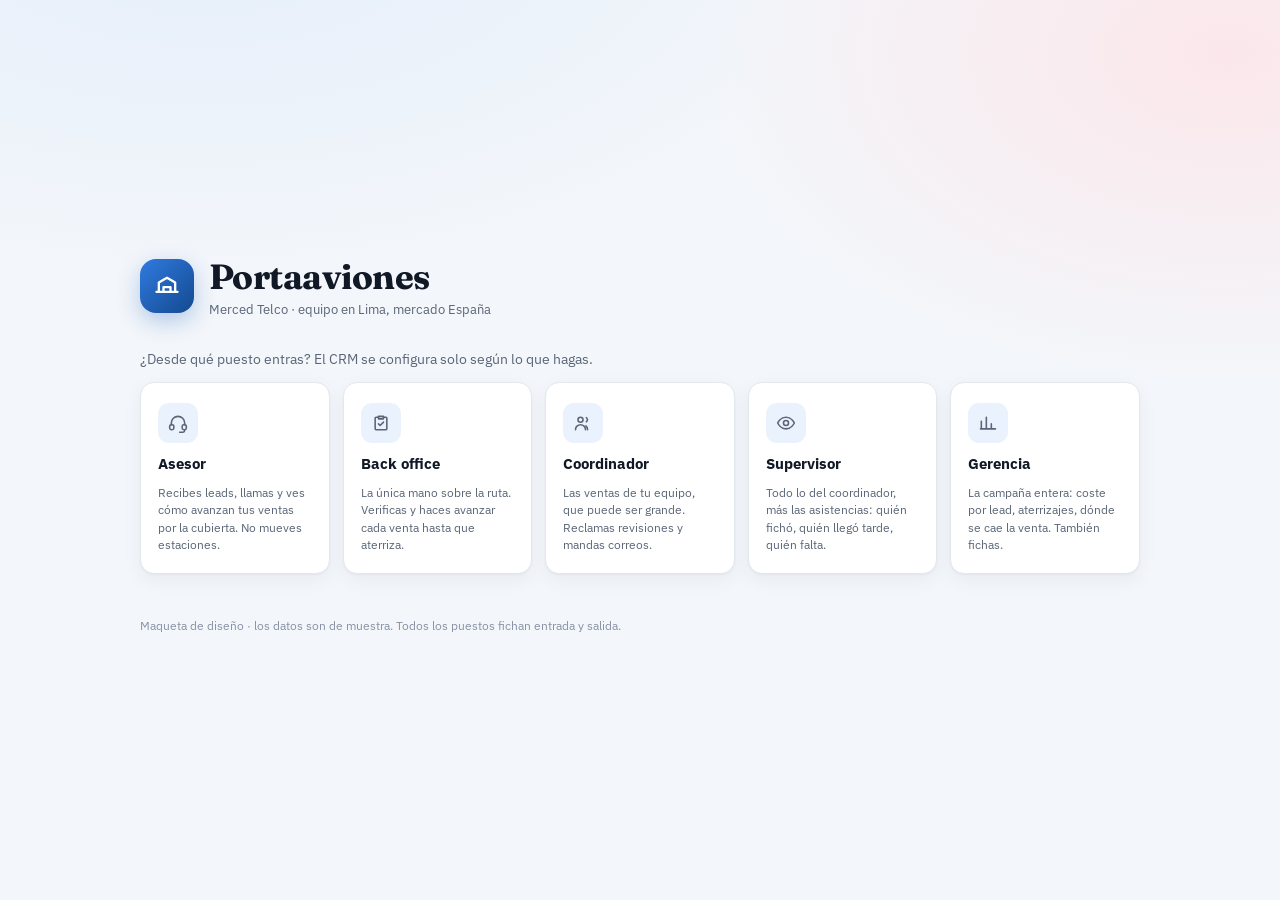
<file: home/index.html>
<!doctype html>
<html lang="es">
<head>
<meta charset="utf-8">
<meta name="viewport" content="width=device-width, initial-scale=1">
<title>Entrada · CRM Campaña</title>
<link rel="preconnect" href="https://fonts.googleapis.com">
<link rel="preconnect" href="https://fonts.gstatic.com" crossorigin>
<link rel="stylesheet" href="https://fonts.googleapis.com/css2?family=Fraunces:opsz,wght@9..144,600;9..144,700&family=IBM+Plex+Mono:wght@400;500;600&family=IBM+Plex+Sans:wght@400;500;600;700&display=swap">
<link rel="stylesheet" href="/assets/css/common.css">
<link rel="stylesheet" href="/home/style.css">
</head>
<body>
<main class="gate-page">
  <div class="gate-box">

    <div class="gate-brand">
      <div class="gate-mark">
        <svg width="28" height="28" viewBox="0 0 24 24" fill="none" stroke="#fff" stroke-width="2" stroke-linecap="round" stroke-linejoin="round" aria-hidden="true"><path d="M3 17h18"/><path d="M5 17V9l7-4 7 4v8"/><path d="M9 17v-4h6v4"/></svg>
      </div>
      <div>
        <h1>Portaaviones</h1>
        <p>Merced Telco · equipo en Lima, mercado España</p>
      </div>
    </div>

    <div>
      <p class="gate-q" style="margin-bottom:14px">¿Desde qué puesto entras? El CRM se configura solo según lo que hagas.</p>
      <div class="posts">

        <button type="button" class="post" data-rol="asesor" data-ir="/bandeja.html">
          <span class="post-ico">
            <svg width="20" height="20" viewBox="0 0 24 24" fill="none" stroke="currentColor" stroke-width="1.9" stroke-linecap="round" stroke-linejoin="round" aria-hidden="true"><path d="M4 14v-2a8 8 0 0 1 16 0v2"/><rect x="2" y="14" width="5" height="6" rx="2"/><rect x="17" y="14" width="5" height="6" rx="2"/><path d="M20 20v1a2 2 0 0 1-2 2h-4"/></svg>
          </span>
          <b>Asesor</b>
          <span>Recibes leads, llamas y ves cómo avanzan tus ventas por la cubierta. No mueves estaciones.</span>
        </button>

        <button type="button" class="post" data-rol="backoffice" data-ir="/backoffice.html">
          <span class="post-ico">
            <svg width="20" height="20" viewBox="0 0 24 24" fill="none" stroke="currentColor" stroke-width="1.9" stroke-linecap="round" stroke-linejoin="round" aria-hidden="true"><path d="M9 4h6v3H9z"/><path d="M15 5h3a1 1 0 0 1 1 1v13a1 1 0 0 1-1 1H6a1 1 0 0 1-1-1V6a1 1 0 0 1 1-1h3"/><path d="m9 13 2 2 4-4"/></svg>
          </span>
          <b>Back office</b>
          <span>La única mano sobre la ruta. Verificas y haces avanzar cada venta hasta que aterriza.</span>
        </button>

        <button type="button" class="post" data-rol="coordinador" data-ir="/equipo.html">
          <span class="post-ico">
            <svg width="20" height="20" viewBox="0 0 24 24" fill="none" stroke="currentColor" stroke-width="1.9" stroke-linecap="round" stroke-linejoin="round" aria-hidden="true"><circle cx="9" cy="8" r="3"/><path d="M3 20a6 6 0 0 1 12 0"/><path d="M16 5.5a3 3 0 0 1 0 5M17.5 20a6 6 0 0 0-2-4.5"/></svg>
          </span>
          <b>Coordinador</b>
          <span>Las ventas de tu equipo, que puede ser grande. Reclamas revisiones y mandas correos.</span>
        </button>

        <button type="button" class="post" data-rol="supervisor" data-ir="/equipo.html">
          <span class="post-ico">
            <svg width="20" height="20" viewBox="0 0 24 24" fill="none" stroke="currentColor" stroke-width="1.9" stroke-linecap="round" stroke-linejoin="round" aria-hidden="true"><path d="M2 12s3.5-7 10-7 10 7 10 7-3.5 7-10 7-10-7-10-7z"/><circle cx="12" cy="12" r="3"/></svg>
          </span>
          <b>Supervisor</b>
          <span>Todo lo del coordinador, más las asistencias: quién fichó, quién llegó tarde, quién falta.</span>
        </button>

        <button type="button" class="post" data-rol="gerencia" data-ir="/campana.html">
          <span class="post-ico">
            <svg width="20" height="20" viewBox="0 0 24 24" fill="none" stroke="currentColor" stroke-width="1.9" stroke-linecap="round" stroke-linejoin="round" aria-hidden="true"><path d="M4 19V10M10 19V5M16 19v-6M21 19H3"/></svg>
          </span>
          <b>Gerencia</b>
          <span>La campaña entera: coste por lead, aterrizajes, dónde se cae la venta. También fichas.</span>
        </button>

      </div>
    </div>

    <p class="gate-foot">Maqueta de diseño · los datos son de muestra. Todos los puestos fichan entrada y salida.</p>
  </div>
</main>

<script src="/home/app.js"></script>
</body>
</html>
</file>
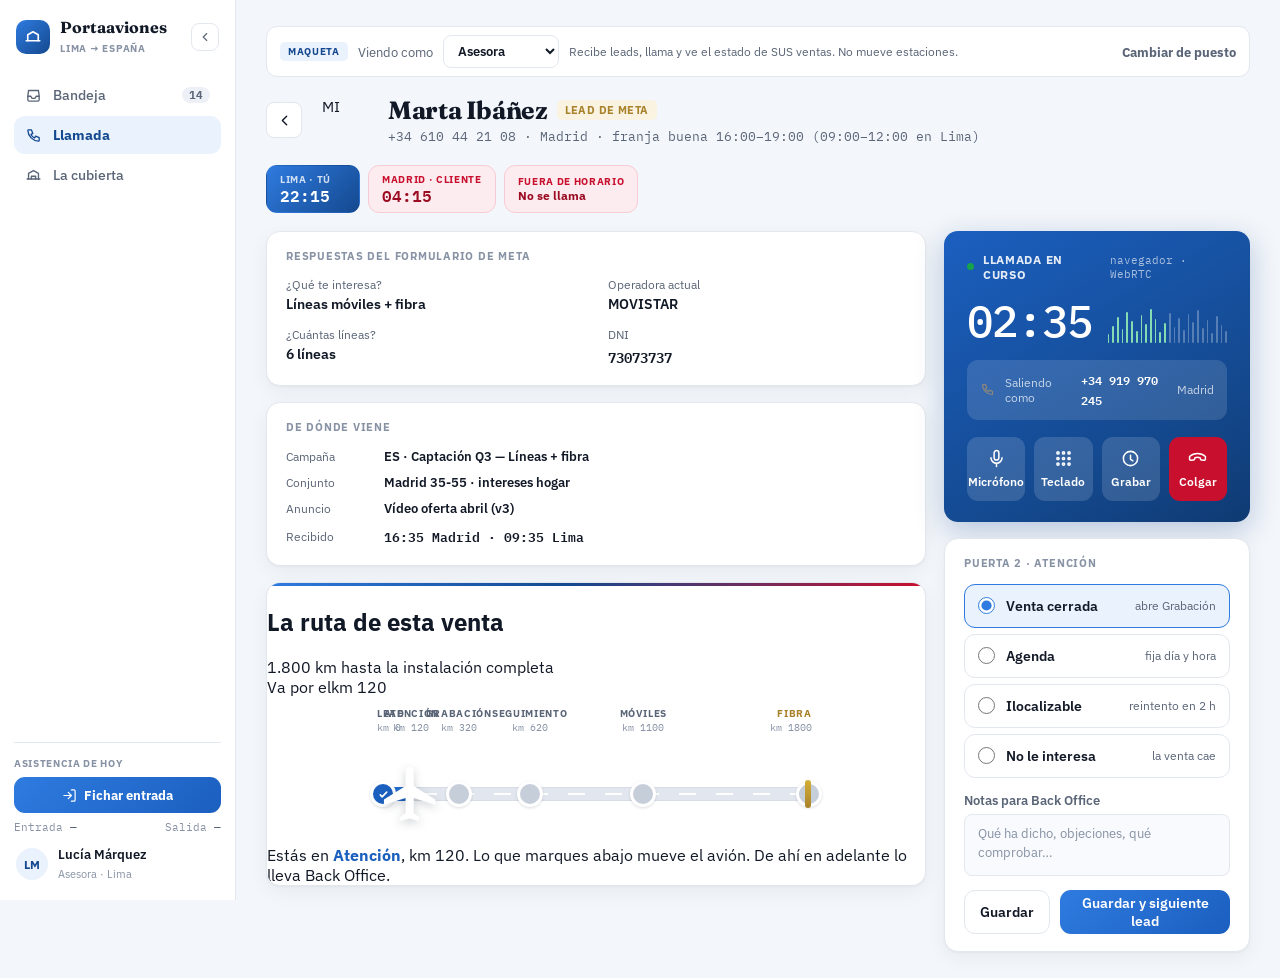
<file: llamada/index.html>
<!doctype html>
<html lang="es">
<head>
<meta charset="utf-8">
<meta name="viewport" content="width=device-width, initial-scale=1">
<title>Llamada en curso · CRM Campaña</title>
<link rel="preconnect" href="https://fonts.googleapis.com">
<link rel="preconnect" href="https://fonts.gstatic.com" crossorigin>
<link rel="stylesheet" href="https://fonts.googleapis.com/css2?family=Fraunces:opsz,wght@9..144,600;9..144,700&family=IBM+Plex+Mono:wght@400;500;600&family=IBM+Plex+Sans:wght@400;500;600;700&display=swap">
<link rel="stylesheet" href="/assets/css/common.css">
<link rel="stylesheet" href="/llamada/style.css">
<link rel="stylesheet" href="/assets/css/cubierta.css">
</head>
<body data-pagina="llamada" data-rol-defecto="asesor">
<div class="app">
  <nav class="rail" id="rail" aria-label="Navegación principal"></nav>

  <main class="main">

    <div class="rolebar" id="rolebar"></div>

    <div class="head" style="align-items:center">
      <a class="btn" href="/bandeja.html" aria-label="Volver a la bandeja" style="width:36px;height:36px;padding:0;flex-shrink:0">
        <svg width="17" height="17" viewBox="0 0 24 24" fill="none" stroke="currentColor" stroke-width="2" stroke-linecap="round" stroke-linejoin="round" aria-hidden="true"><path d="M15 18l-6-6 6-6"/></svg>
      </a>
      <div class="av av-es" style="width:46px;height:46px;font-size:15px">MI</div>
      <div class="head-txt">
        <div style="display:flex;align-items:center;gap:9px;flex-wrap:wrap">
          <h1 style="font-size:25px">Marta Ibáñez</h1>
          <span class="badge b-meta">LEAD DE META</span>
        </div>
        <p class="sub num">+34 610 44 21 08 · Madrid · franja buena 16:00–19:00 (09:00–12:00 en Lima)</p>
      </div>
      <div class="clocks" id="clocks"></div>
    </div>

    <div class="split">

      <div class="col-l">

        <section class="card stack">
          <h2 class="eyebrow">Respuestas del formulario de Meta</h2>
          <dl class="grid2" style="margin:0">
            <div class="pair"><dt>¿Qué te interesa?</dt><dd>Líneas móviles + fibra</dd></div>
            <div class="pair"><dt>Operadora actual</dt><dd>MOVISTAR</dd></div>
            <div class="pair"><dt>¿Cuántas líneas?</dt><dd>6 líneas</dd></div>
            <div class="pair"><dt>DNI</dt><dd class="num">73073737</dd></div>
          </dl>
        </section>

        <section class="card stack">
          <h2 class="eyebrow">De dónde viene</h2>
          <div style="display:flex;flex-direction:column;gap:9px">
            <div class="kv"><span class="kv-k">Campaña</span><span class="kv-v">ES · Captación Q3 — Líneas + fibra</span></div>
            <div class="kv"><span class="kv-k">Conjunto</span><span class="kv-v">Madrid 35-55 · intereses hogar</span></div>
            <div class="kv"><span class="kv-k">Anuncio</span><span class="kv-v">Vídeo oferta abril (v3)</span></div>
            <div class="kv"><span class="kv-k">Recibido</span><span class="kv-v num">16:35 Madrid · 09:35 Lima</span></div>
          </div>
        </section>

        <section class="deck"><div class="deck-stripe"></div>
          <div class="deck-top">
            <div>
              <h2>La ruta de esta venta</h2>
              <span class="sub2">1.800 km hasta la instalación completa</span>
            </div>
            <div class="deck-metrics">
              <div><span class="k">Va por el</span><span class="v">km 120</span></div>
            </div>
          </div>
          <div style="padding:10px 22px 2px">
            <div class="route"><div class="route-head" id="mini-head"></div></div>
          </div>
          <div style="padding:0 22px 14px">
            <div class="route"><div class="route-in" id="mini-route"></div></div>
          </div>
          <div class="deck-key">
            <span>Estás en <strong style="color:#1B5FBF">Atención</strong>, km 120. Lo que marques abajo mueve el avión. De ahí en adelante lo lleva Back Office.</span>
          </div>
        </section>

      </div>

      <div class="col-r">

        <section class="phone">
          <div class="phone-top">
            <span class="dot"></span>
            <span class="t">Llamada en curso</span>
            <span class="m">navegador · WebRTC</span>
          </div>

          <div style="display:flex;align-items:flex-end;gap:16px">
            <span class="timer" id="reloj">02:34</span>
            <div class="wave" id="onda"></div>
          </div>

          <div class="cid">
            <svg width="15" height="15" viewBox="0 0 24 24" fill="none" stroke="#8A867E" stroke-width="2" stroke-linecap="round" stroke-linejoin="round" style="flex-shrink:0" aria-hidden="true"><path d="M5 4h4l2 5-2.5 1.5a11 11 0 0 0 5 5L15 13l5 2v4a1 1 0 0 1-1 1A16 16 0 0 1 4 5a1 1 0 0 1 1-1z"/></svg>
            <span class="k">Saliendo como</span>
            <span class="v">+34 919 970 245</span>
            <span class="k">Madrid</span>
          </div>

          <div class="keys">
            <button type="button" class="key" id="mic" aria-pressed="false">
              <svg width="19" height="19" viewBox="0 0 24 24" fill="none" stroke="#fff" stroke-width="1.9" stroke-linecap="round" stroke-linejoin="round" aria-hidden="true"><rect x="9" y="2" width="6" height="12" rx="3"/><path d="M5 11a7 7 0 0 0 14 0M12 18v4"/></svg>
              <span id="mic-txt">Micrófono</span>
            </button>
            <button type="button" class="key">
              <svg width="19" height="19" viewBox="0 0 24 24" fill="none" stroke="#fff" stroke-width="1.9" aria-hidden="true"><circle cx="5" cy="5" r="1.4"/><circle cx="12" cy="5" r="1.4"/><circle cx="19" cy="5" r="1.4"/><circle cx="5" cy="12" r="1.4"/><circle cx="12" cy="12" r="1.4"/><circle cx="19" cy="12" r="1.4"/><circle cx="5" cy="19" r="1.4"/><circle cx="12" cy="19" r="1.4"/><circle cx="19" cy="19" r="1.4"/></svg>
              Teclado
            </button>
            <button type="button" class="key">
              <svg width="19" height="19" viewBox="0 0 24 24" fill="none" stroke="#fff" stroke-width="1.9" stroke-linecap="round" stroke-linejoin="round" aria-hidden="true"><circle cx="12" cy="12" r="9"/><path d="M12 8v5l3 2"/></svg>
              Grabar
            </button>
            <button type="button" class="key hang" aria-label="Colgar la llamada">
              <svg width="19" height="19" viewBox="0 0 24 24" fill="none" stroke="#fff" stroke-width="1.9" stroke-linecap="round" stroke-linejoin="round" aria-hidden="true"><path d="M2 9.5a15 15 0 0 1 20 0v3.2a1.6 1.6 0 0 1-1.7 1.6l-3.3-.4a1.6 1.6 0 0 1-1.4-1.3l-.3-1.6a13 13 0 0 0-6.6 0l-.3 1.6a1.6 1.6 0 0 1-1.4 1.3l-3.3.4A1.6 1.6 0 0 1 2 12.7z"/></svg>
              Colgar
            </button>
          </div>
        </section>

        <section class="card stack" style="flex-grow:1">
          <h2 class="eyebrow">Puerta 2 · Atención</h2>

          <div class="tips">
            <label class="tip"><input type="radio" name="tip" value="venta" checked><span class="tip-t">Venta cerrada</span><span class="tip-h">abre Grabación</span></label>
            <label class="tip"><input type="radio" name="tip" value="agenda"><span class="tip-t">Agenda</span><span class="tip-h">fija día y hora</span></label>
            <label class="tip"><input type="radio" name="tip" value="iloc"><span class="tip-t">Ilocalizable</span><span class="tip-h">reintento en 2 h</span></label>
            <label class="tip"><input type="radio" name="tip" value="no"><span class="tip-t">No le interesa</span><span class="tip-h">la venta cae</span></label>
          </div>

          <div style="display:flex;flex-direction:column;gap:6px;flex-grow:1">
            <label class="lbl" for="notas" style="font-weight:600">Notas para Back Office</label>
            <textarea class="field" id="notas" placeholder="Qué ha dicho, objeciones, qué comprobar…" style="flex-grow:1"></textarea>
          </div>

          <div style="display:flex;gap:10px">
            <button type="button" class="btn btn-lg" style="flex-grow:1">Guardar</button>
            <button type="button" class="btn btn-go btn-lg" style="flex-grow:2">Guardar y siguiente lead</button>
          </div>
        </section>

      </div>
    </div>
  </main>
</div>

<script src="/assets/js/app.js"></script>
<script src="/llamada/app.js"></script>
</body>
</html>
</file>
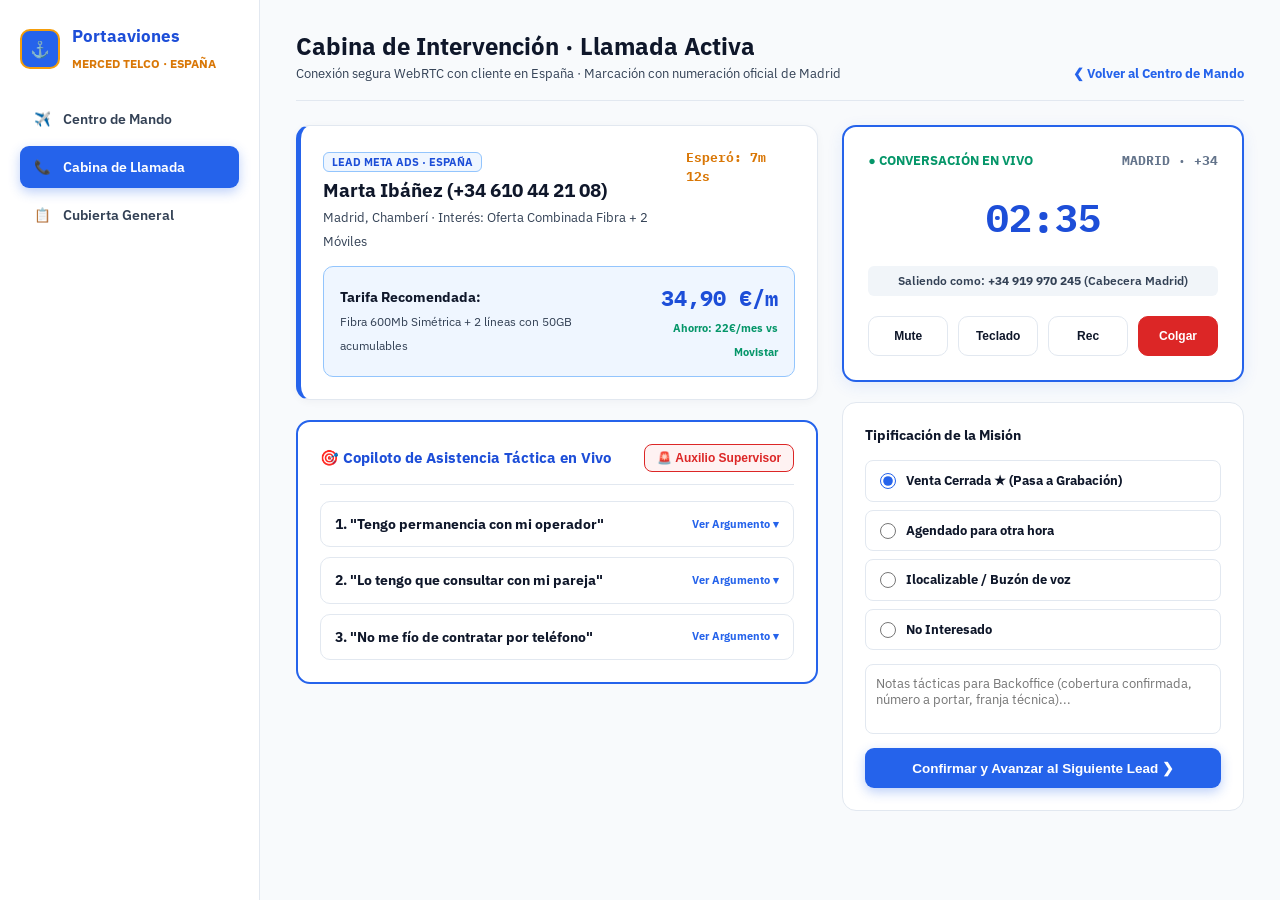
<file: gemini/llamada.html>
<!doctype html>
<html lang="es">
<head>
<meta charset="utf-8">
<meta name="viewport" content="width=device-width, initial-scale=1">
<title>Cabina de Intervención · Llamada Activa — Merced Telco</title>
<link rel="preconnect" href="https://fonts.googleapis.com">
<link rel="preconnect" href="https://fonts.gstatic.com" crossorigin>
<link href="https://fonts.googleapis.com/css2?family=IBM+Plex+Mono:wght@400;500;600;700&family=IBM+Plex+Sans:wght@400;500;600;700;800&display=swap" rel="stylesheet">
<link rel="stylesheet" href="llamada.css">
</head>
<body>

<div class="shell">
  <aside class="sidebar">
    <div class="brand-badge">
      <div class="brand-icon">⚓</div>
      <div class="brand-titles">
        <h2>Portaaviones</h2>
        <span>Merced Telco · España</span>
      </div>
    </div>

    <nav class="side-nav">
      <a href="index.html" class="side-link">
        <span>✈️</span> Centro de Mando
      </a>
      <a href="llamada.html" class="side-link active">
        <span>📞</span> Cabina de Llamada
      </a>
      <a href="/backoffice.html" class="side-link">
        <span>📋</span> Cubierta General
      </a>
    </nav>
  </aside>

  <main class="main-content">
    <header class="header-row">
      <div>
        <h1>Cabina de Intervención · Llamada Activa</h1>
        <p>Conexión segura WebRTC con cliente en España · Marcación con numeración oficial de Madrid</p>
      </div>
      <a href="index.html" style="color:var(--blue-vibrant);font-weight:700;text-decoration:none;font-size:13px">❮ Volver al Centro de Mando</a>
    </header>

    <div class="call-layout">
      <!-- Columna Izquierda: Ficha + Asistente Copiloto -->
      <div style="display:flex;flex-direction:column;gap:20px">
        
        <div class="card lead-card">
          <div class="lead-head">
            <div>
              <span class="lead-tag">Lead Meta Ads · España</span>
              <h2 class="lead-title">Marta Ibáñez (+34 610 44 21 08)</h2>
              <span class="lead-sub">Madrid, Chamberí · Interés: Oferta Combinada Fibra + 2 Móviles</span>
            </div>
            <span style="font-family:var(--font-mono);font-size:13px;font-weight:700;color:var(--gold-primary)">Esperó: 7m 12s</span>
          </div>

          <div class="offer-box">
            <div>
              <strong style="font-size:14px;color:var(--text-main);display:block">Tarifa Recomendada:</strong>
              <span style="font-size:12px;color:var(--text-muted)">Fibra 600Mb Simétrica + 2 líneas con 50GB acumulables</span>
            </div>
            <div style="text-align:right">
              <div class="offer-price">34,90 €/m</div>
              <span style="font-size:11px;color:var(--green-ok);font-weight:700">Ahorro: 22€/mes vs Movistar</span>
            </div>
          </div>
        </div>

        <!-- Copiloto de Objeciones en Vivo -->
        <div class="copilot-section">
          <div class="copilot-header">
            <h3>🎯 Copiloto de Asistencia Táctica en Vivo</h3>
            <button type="button" class="btn-emergency" onclick="alert('🚨 Solicitud de auxilio enviada al Supervisor.')">
              🚨 Auxilio Supervisor
            </button>
          </div>

          <div class="objection-list">
            <div class="obj-item" onclick="this.classList.toggle('active')">
              <div class="obj-item-title">
                <span>1. "Tengo permanencia con mi operador"</span>
                <span style="font-size:11px;color:var(--blue-vibrant)">Ver Argumento ▾</span>
              </div>
              <div class="obj-item-speech">
                «Te entiendo Carlos. Nuestra tarifa te ahorra 22€ al mes. Aunque tu operador te multe con 45€ por irte, en 2 meses está amortizada y a partir del tercer mes ahorras 264€ limpios al año. Tramitamos todo sin corte de línea.»
              </div>
            </div>

            <div class="obj-item" onclick="this.classList.toggle('active')">
              <div class="obj-item-title">
                <span>2. "Lo tengo que consultar con mi pareja"</span>
                <span style="font-size:11px;color:var(--blue-vibrant)">Ver Argumento ▾</span>
              </div>
              <div class="obj-item-speech">
                «Es lo más lógico. Para no perder la tarifa os dejo la pre-reserva técnica guardada sin coste ni compromiso. Os marco a las 19:30 cuando estéis juntos: si os parece bien la activamos; si no, se anula con 1 clic sin coste. ¿Prefieres llamada a este móvil?»
              </div>
            </div>

            <div class="obj-item" onclick="this.classList.toggle('active')">
              <div class="obj-item-title">
                <span>3. "No me fío de contratar por teléfono"</span>
                <span style="font-size:11px;color:var(--blue-vibrant)">Ver Argumento ▾</span>
              </div>
              <div class="obj-item-speech">
                «Haces bien en ser cauto. Por eso aquí jamás te pedimos número de tarjeta bancaria. Te llega un SMS oficial certificado con las condiciones exactas que tú mismo lees y apruebas. No pagas nada hasta que la fibra esté instalada y navegando.»
              </div>
            </div>
          </div>
        </div>

      </div>

      <!-- Columna Derecha: Softphone y Cierre -->
      <div style="display:flex;flex-direction:column;gap:20px">
        
        <div class="phone-box">
          <div class="phone-status-bar">
            <span>● CONVERSACIÓN EN VIVO</span>
            <span style="color:var(--text-light);font-family:var(--font-mono)">MADRID · +34</span>
          </div>

          <div class="timer-display" id="call-clock">02:34</div>
          <div class="line-id">Saliendo como: <strong>+34 919 970 245</strong> (Cabecera Madrid)</div>

          <div class="softkeys">
            <button type="button" class="skey" id="btn-mute" onclick="toggleMute()">Mute</button>
            <button type="button" class="skey" onclick="alert('Teclado DTMF activo')">Teclado</button>
            <button type="button" class="skey" onclick="alert('Grabación oficial activada')">Rec</button>
            <button type="button" class="skey hangup" onclick="location.href='index.html'">Colgar</button>
          </div>
        </div>

        <div class="result-box">
          <strong style="font-size:14px;color:var(--text-main)">Tipificación de la Misión</strong>
          <div class="tip-options">
            <label class="tip-row"><input type="radio" name="res" checked> Venta Cerrada ★ (Pasa a Grabación)</label>
            <label class="tip-row"><input type="radio" name="res"> Agendado para otra hora</label>
            <label class="tip-row"><input type="radio" name="res"> Ilocalizable / Buzón de voz</label>
            <label class="tip-row"><input type="radio" name="res"> No Interesado</label>
          </div>

          <textarea placeholder="Notas tácticas para Backoffice (cobertura confirmada, número a portar, franja técnica)..." style="width:100%;min-height:70px;padding:10px;border:1.5px solid var(--border-line);border-radius:8px;font-family:inherit;font-size:12.5px;resize:none"></textarea>

          <button type="button" class="btn-confirm" onclick="alert('Misión guardada en cubierta. Volviendo al radar...'); location.href='index.html'">
            Confirmar y Avanzar al Siguiente Lead ❯
          </button>
        </div>

      </div>
    </div>
  </main>
</div>

<script src="llamada.js"></script>
</body>
</html>
</file>
<file: assets/css/common.css>
/* ==================================================================
   CRM Campaña — base
   Blanco y neutros FRÍOS (nada de cremas). Azul GoodCall hace el
   trabajo, rojo Merced solo cuando duele, dorado reservado al
   aterrizaje. Ningún fondo negro: el carril es claro y se pliega.
   Tipos: Fraunces (títulos) · IBM Plex Sans (texto) · IBM Plex Mono (cifras)
   ================================================================== */

:root {
  /* neutros fríos */
  --ground:     #F3F6FA;
  --surface:    #FFFFFF;
  --surface-2:  #F8FAFD;
  --ink:        #111826;
  --ink-2:      #5A6577;
  --ink-3:      #8792A4;
  --line:       #E3E8EF;
  --line-soft:  #EFF3F8;
  --wash:       #EDF1F7;

  /* azul GoodCall */
  --azul:       #2F7BE0;
  --azul-hon:   #1B5FBF;
  --azul-mas:   #14498F;
  --azul-sua:   #EAF2FD;

  /* rojo Merced */
  --rojo:       #C8102E;
  --rojo-hon:   #9B0C23;
  --rojo-sua:   #FDECEF;
  --rojo-linea: #F7CCD4;

  /* dorado, reservado */
  --oro:        #A8812A;
  --oro-luz:    #D4AF37;
  --oro-sua:    #FAF3E1;

  /* estados */
  --verde:      #116B44;
  --verde-sua:  #E7F6EE;
  --vivo:       #16A34A;

  --sans:  'IBM Plex Sans', system-ui, -apple-system, 'Segoe UI', sans-serif;
  --serif: 'Fraunces', Georgia, 'Times New Roman', serif;
  --mono:  'IBM Plex Mono', ui-monospace, 'Cascadia Mono', Consolas, monospace;

  --r-sm: 8px; --r-md: 11px; --r-lg: 14px;
  --sombra: 0 1px 2px rgba(17,24,38,.04), 0 6px 20px rgba(17,24,38,.05);
}

* { box-sizing: border-box; }
html, body { height: 100%; }

body {
  margin: 0; font-family: var(--sans);
  background: var(--ground); color: var(--ink);
  -webkit-font-smoothing: antialiased;
}

a { color: var(--azul-hon); text-decoration: none; }
a:hover { color: var(--azul-mas); }
button { font-family: inherit; }
:focus-visible { outline: 2px solid var(--azul); outline-offset: 2px; }

.num { font-family: var(--mono); font-variant-numeric: tabular-nums; }
.spacer { flex-grow: 1; }

/* ==================== carril claro y plegable ==================== */

.app { display: flex; min-height: 100vh; }

.rail {
  width: 236px; flex-shrink: 0;
  background: var(--surface);
  border-right: 1px solid var(--line);
  padding: 18px 14px;
  display: flex; flex-direction: column; gap: 20px;
  position: sticky; top: 0; height: 100vh;
  transition: width .18s ease, padding .18s ease;
}

.brand { display: flex; align-items: center; gap: 10px; padding: 0 2px; }
.brand-mark {
  width: 34px; height: 34px; border-radius: 10px; flex-shrink: 0;
  background: linear-gradient(135deg, var(--azul), var(--azul-mas));
  display: flex; align-items: center; justify-content: center;
}
.brand-name { display: block; font-family: var(--serif); font-size: 16px; font-weight: 700; color: var(--ink); line-height: 1.15; }
.brand-sub { font-size: 9.5px; color: var(--ink-3); letter-spacing: .08em; font-weight: 700; }

.rail-toggle {
  margin-left: auto; width: 28px; height: 28px; flex-shrink: 0;
  border: 1px solid var(--line); background: var(--surface);
  border-radius: var(--r-sm); cursor: pointer; color: var(--ink-2);
  display: flex; align-items: center; justify-content: center;
}
.rail-toggle:hover { background: var(--wash); color: var(--ink); }

.nav { display: flex; flex-direction: column; gap: 2px; }
.nav a {
  display: flex; align-items: center; gap: 11px;
  padding: 10px 11px; border-radius: var(--r-md);
  color: var(--ink-2); font-size: 13.5px; font-weight: 500;
}
.nav a:hover { background: var(--wash); color: var(--ink); }
.nav a[aria-current="page"] { background: var(--azul-sua); color: var(--azul-mas); font-weight: 700; }
.nav a .txt { flex-grow: 1; }
.nav-count {
  background: var(--wash); color: var(--ink-2); font-size: 11px; font-weight: 700;
  padding: 1px 7px; border-radius: 99px; font-family: var(--mono);
}
.nav a[aria-current="page"] .nav-count { background: var(--azul); color: #FFFFFF; }

.rail-gap { flex-grow: 1; }
.rail-foot { display: flex; flex-direction: column; gap: 12px; border-top: 1px solid var(--line); padding-top: 14px; }

.punch { display: flex; flex-direction: column; gap: 7px; }
.punch-k { font-size: 9.5px; font-weight: 700; color: var(--ink-3); letter-spacing: .07em; text-transform: uppercase; }
.punch-btn {
  width: 100%; border: 0; border-radius: var(--r-md); padding: 10px 0;
  background: linear-gradient(135deg, var(--azul), var(--azul-hon)); color: #FFFFFF;
  font-size: 12.5px; font-weight: 700; cursor: pointer;
  display: flex; align-items: center; justify-content: center; gap: 7px;
}
.punch-btn:hover { filter: brightness(1.08); }
.punch-btn.out { background: var(--surface); color: var(--ink); box-shadow: inset 0 0 0 1px var(--line); }
.punch-btn.out:hover { background: var(--wash); filter: none; }
.punch-btn[disabled] { background: var(--wash); color: var(--ink-3); cursor: default; filter: none; }
.punch-log { display: flex; justify-content: space-between; font-size: 10.5px; font-family: var(--mono); color: var(--ink-2); }
.punch-log b { color: var(--ink-3); font-weight: 400; }

.me { display: flex; align-items: center; gap: 10px; padding: 0 2px; }
.me-av {
  width: 32px; height: 32px; border-radius: 50%; flex-shrink: 0;
  background: var(--azul-sua); color: var(--azul-mas);
  display: flex; align-items: center; justify-content: center; font-size: 11.5px; font-weight: 700;
}
.me-name { display: block; font-size: 12.5px; font-weight: 600; color: var(--ink); }
.me-role { font-size: 10.5px; color: var(--ink-3); }

.dot { width: 7px; height: 7px; border-radius: 50%; background: var(--vivo); flex-shrink: 0; display: inline-block; }

/* plegado a 66 px */
body.rail-min .rail { width: 66px; padding: 18px 9px; }
body.rail-min .brand-text,
body.rail-min .rail .txt,
body.rail-min .nav-count,
body.rail-min .punch-k,
body.rail-min .punch-log,
body.rail-min .me-text { display: none; }
body.rail-min .brand { justify-content: center; padding: 0; }
body.rail-min .brand-mark { display: none; }
body.rail-min .rail-toggle { margin: 0; }
body.rail-min .nav a { justify-content: center; padding: 11px 0; gap: 0; }
body.rail-min .me { justify-content: center; padding: 0; }

/* ==================== estructura ==================== */

.main { flex-grow: 1; min-width: 0; padding: 26px 30px; display: flex; flex-direction: column; gap: 18px; }

.head { display: flex; align-items: flex-end; gap: 20px; flex-wrap: wrap; }
.head-txt { flex-grow: 1; min-width: 0; display: flex; flex-direction: column; gap: 3px; }
h1 { margin: 0; font-family: var(--serif); font-size: 27px; font-weight: 700; letter-spacing: -.015em; }
.sub { margin: 0; font-size: 13px; color: var(--ink-2); }
h2.ttl { margin: 0; font-size: 15px; font-weight: 700; }
.ttl-sub { font-size: 12px; color: var(--ink-2); }
h2.eyebrow { margin: 0; font-size: 11px; font-weight: 700; color: var(--ink-3); letter-spacing: .07em; text-transform: uppercase; }

.rolebar {
  display: flex; align-items: center; gap: 10px; flex-wrap: wrap;
  padding: 8px 13px; border-radius: var(--r-md);
  background: var(--surface); border: 1px solid var(--line);
}
.rolebar .tagline {
  font-size: 9.5px; font-weight: 700; color: var(--azul-mas); letter-spacing: .07em;
  text-transform: uppercase; background: var(--azul-sua); padding: 3px 8px; border-radius: 5px;
}
.rolebar select {
  font-family: inherit; font-size: 13px; font-weight: 600; color: var(--ink);
  padding: 6px 10px; border: 1px solid var(--line); border-radius: var(--r-sm); background: var(--surface);
}
.rolebar .note { font-size: 12px; color: var(--ink-2); }

.clocks { display: flex; gap: 8px; }
.clock {
  display: flex; flex-direction: column; gap: 1px; padding: 7px 13px;
  border-radius: var(--r-md); background: var(--surface); border: 1px solid var(--line); min-width: 94px;
}
.clock .z { font-size: 9.5px; font-weight: 700; color: var(--ink-3); letter-spacing: .07em; }
.clock .t { font-family: var(--mono); font-size: 16px; font-weight: 600; line-height: 1.1; }
.clock.here { background: linear-gradient(135deg, var(--azul), var(--azul-mas)); border-color: transparent; }
.clock.here .z { color: rgba(255,255,255,.78); }
.clock.here .t { color: #FFFFFF; }
.clock.shut { background: var(--rojo-sua); border-color: var(--rojo-linea); }
.clock.shut .z { color: var(--rojo); }
.clock.shut .t { color: var(--rojo-hon); }

/* ==================== tarjetas ==================== */

.card { background: var(--surface); border: 1px solid var(--line); border-radius: var(--r-lg); padding: 17px 19px; box-shadow: var(--sombra); }
.stack { display: flex; flex-direction: column; gap: 14px; }

.tiles { display: grid; grid-template-columns: repeat(4, minmax(0, 1fr)); gap: 15px; }
.tile { display: flex; flex-direction: column; gap: 5px; padding: 16px 18px; }
.tile-k { font-size: 12px; color: var(--ink-2); font-weight: 500; }
.tile-v { font-family: var(--mono); font-size: 29px; font-weight: 600; line-height: 1.05; letter-spacing: -.02em; }
.tile-s { font-size: 11px; color: var(--ink-3); }
.tile-s.warn { color: var(--rojo); font-weight: 600; }

.alert {
  display: flex; align-items: center; gap: 13px; padding: 12px 16px;
  border-radius: var(--r-md); background: var(--rojo-sua); border: 1px solid var(--rojo-linea);
}
.alert p { margin: 0; flex-grow: 1; font-size: 13px; color: var(--rojo-hon); font-weight: 500; }
.alert a {
  display: flex; align-items: center; gap: 7px; flex-shrink: 0;
  background: var(--rojo); color: #FFFFFF; font-size: 13px; font-weight: 600;
  padding: 9px 15px; border-radius: var(--r-sm);
}
.alert a:hover { background: var(--rojo-hon); color: #FFFFFF; }

/* ==================== controles ==================== */

.toolbar { display: flex; align-items: center; gap: 10px; flex-wrap: wrap; }

.segmented { display: flex; gap: 3px; padding: 3px; background: var(--wash); border-radius: var(--r-md); }
.seg { border: 0; background: transparent; color: var(--ink-2); font-size: 12.5px; font-weight: 500; padding: 7px 13px; border-radius: var(--r-sm); cursor: pointer; }
.seg:hover { color: var(--ink); }
.seg[aria-pressed="true"] { background: var(--surface); color: var(--azul-mas); font-weight: 700; box-shadow: 0 1px 2px rgba(17,24,38,.09); }

.field { font-family: inherit; font-size: 13px; color: var(--ink); padding: 9px 13px; border: 1px solid var(--line); border-radius: var(--r-sm); background: var(--surface); }
.field::placeholder { color: var(--ink-3); }
textarea.field { resize: none; line-height: 1.5; background: var(--surface-2); min-height: 62px; }
.lbl { font-size: 12.5px; color: var(--ink-2); }

.btn {
  display: inline-flex; align-items: center; justify-content: center; gap: 7px;
  border: 1px solid var(--line); background: var(--surface); color: var(--ink);
  font-size: 13px; font-weight: 600; padding: 10px 15px; border-radius: var(--r-sm); cursor: pointer;
}
.btn:hover { background: var(--wash); }
.btn-go { border: 0; background: linear-gradient(135deg, var(--azul), var(--azul-hon)); color: #FFFFFF; }
.btn-go:hover { filter: brightness(1.08); }
.btn-lg { height: 44px; font-size: 14px; border-radius: var(--r-md); }

.badge { font-size: 10.5px; font-weight: 700; padding: 3px 8px; border-radius: 5px; letter-spacing: .04em; white-space: nowrap; }
.b-es { background: var(--azul-sua); color: var(--azul-mas); }
.b-meta { background: var(--oro-sua); color: var(--oro); }

.pill { display: block; text-align: center; font-size: 12px; font-weight: 600; padding: 5px 0; border-radius: 7px; }
.p-warm { background: var(--rojo-sua); color: var(--rojo-hon); }
.p-calm { background: var(--azul-sua); color: var(--azul-mas); }
.p-blue { background: var(--verde-sua); color: var(--verde); }
.p-mute { background: var(--wash); color: var(--ink-2); }
</file>
<file: bandeja/style.css>
/* ==================== bandeja ==================== */

.leads { flex-grow: 1; background: var(--surface); border: 1px solid var(--line); border-radius: var(--r-lg); overflow: hidden; display: flex; flex-direction: column; box-shadow: var(--sombra); }
.lrow { display: grid; grid-template-columns: 34px minmax(0, 1fr) 138px 158px 84px 116px 92px; align-items: center; gap: 15px; padding: 0 18px; }
.lhead { height: 40px; background: var(--surface-2); border-bottom: 1px solid var(--line); font-size: 10.5px; font-weight: 700; color: var(--ink-3); letter-spacing: .06em; text-transform: uppercase; }
.lbody { height: 62px; border-bottom: 1px solid var(--line-soft); }
.lbody:last-child { border-bottom: 0; }
.lbody:hover { background: var(--surface-2); }
.lbody.sla { background: #FFF7F8; }
.lname { display: block; font-size: 14px; font-weight: 600; }
.lad { font-size: 12px; color: var(--ink-2); }
.ltel { font-family: var(--mono); font-size: 13px; }
.lwait { font-family: var(--mono); font-size: 13px; font-weight: 600; color: var(--ink-2); }
.lbody.sla .lwait { color: var(--rojo); }
.av { width: 34px; height: 34px; border-radius: 50%; flex-shrink: 0; display: flex; align-items: center; justify-content: center; font-size: 12px; font-weight: 700; }
.av-es { background: var(--azul-sua); color: var(--azul-mas); }
.call {
  display: flex; align-items: center; justify-content: center; gap: 6px; height: 34px;
  background: linear-gradient(135deg, var(--azul), var(--azul-hon)); color: #FFFFFF;
  font-size: 12.5px; font-weight: 600; border-radius: var(--r-sm);
}
.call:hover { filter: brightness(1.08); color: #FFFFFF; }
</file>
<file: campana/style.css>
/* ==================== panel de campaña ==================== */

.panels { display: flex; gap: 15px; }
.panel-wide { width: 716px; flex-shrink: 0; display: flex; flex-direction: column; gap: 10px; padding: 19px 22px; }
.panel-side { flex-grow: 1; min-width: 0; display: flex; flex-direction: column; gap: 14px; padding: 19px 21px; }

.legend { display: flex; align-items: center; gap: 14px; flex-shrink: 0; }
.legend span { display: flex; align-items: center; gap: 6px; font-size: 12px; color: var(--ink-2); }
.swatch { width: 10px; height: 10px; border-radius: 3px; flex-shrink: 0; display: block; }

.plot { display: flex; height: 196px; flex-shrink: 0; }
.yaxis { width: 34px; height: 170px; padding-right: 8px; flex-shrink: 0; display: flex; flex-direction: column; justify-content: space-between; align-items: flex-end; }
.yaxis span { font-size: 11px; color: var(--ink-3); font-family: var(--mono); line-height: 1; }
.plotarea { flex-grow: 1; position: relative; min-width: 0; }
.grid { position: absolute; inset: 0 0 auto 0; height: 170px; display: flex; flex-direction: column; justify-content: space-between; }
.grid i { height: 1px; background: var(--line-soft); display: block; }
.grid i:last-child { background: var(--line); }
.bars { position: absolute; inset: 0 0 auto 0; height: 170px; display: flex; gap: 14px; align-items: flex-end; }
.bgroup { flex-grow: 1; flex-basis: 0; height: 170px; display: flex; gap: 2px; align-items: flex-end; justify-content: center; border-radius: 5px 5px 0 0; }
.bgroup:hover { background: var(--surface-2); }
.bslot { flex-grow: 1; flex-basis: 0; height: 170px; display: flex; flex-direction: column; align-items: center; justify-content: flex-end; gap: 4px; }
.bslot b { font-size: 11px; font-weight: 600; color: var(--ink-2); font-family: var(--mono); line-height: 1; }
.bar { width: 100%; border-radius: 4px 4px 0 0; display: block; }
.xaxis { position: absolute; left: 0; right: 0; top: 176px; display: flex; gap: 14px; }
.xaxis span { flex-grow: 1; flex-basis: 0; text-align: center; font-size: 11px; color: var(--ink-3); font-family: var(--mono); }

.tip-chart {
  position: absolute; top: 4px; transform: translateX(-50%);
  background: var(--ink); border-radius: var(--r-sm); padding: 9px 12px;
  display: none; flex-direction: column; gap: 5px; pointer-events: none; white-space: nowrap; z-index: 2;
}
.tip-chart.on { display: flex; }
.tip-chart .d { font-size: 11px; color: rgba(255,255,255,.66); font-family: var(--mono); }
.tip-chart .r { display: flex; align-items: center; gap: 7px; }
.tip-chart .r span { font-size: 12px; color: #FFFFFF; flex-grow: 1; }
.tip-chart .r b { font-size: 12px; color: #FFFFFF; font-weight: 600; font-family: var(--mono); }
.tip-chart .sq { width: 8px; height: 8px; border-radius: 2px; flex-grow: 0 !important; }

details.data { font-size: 12px; color: var(--ink-2); }
details.data summary { cursor: pointer; padding: 4px 0; font-weight: 500; }
details.data table { border-collapse: collapse; margin-top: 8px; font-size: 11px; font-family: var(--mono); }
details.data caption { text-align: left; padding-bottom: 6px; color: var(--ink-2); font-family: var(--sans); }
details.data th, details.data td { padding: 3px 12px 3px 0; text-align: right; color: var(--ink); font-weight: 400; }
details.data th:first-child { text-align: left; }
details.data thead th { color: var(--ink-2); font-weight: 600; }

.funnel { display: flex; flex-direction: column; gap: 8px; }
.frow { display: flex; align-items: center; gap: 12px; }
.frow-k { width: 96px; flex-shrink: 0; display: flex; flex-direction: column; gap: 1px; }
.frow-k .n { font-size: 13px; font-weight: 600; line-height: 1.2; }
.frow-k .p { font-size: 11px; color: var(--ink-3); font-family: var(--mono); }
.frow-bar { flex-grow: 1; min-width: 0; display: flex; align-items: center; }
.frow-bar i { height: 22px; border-radius: 4px; display: block; }
.frow-v { width: 52px; flex-shrink: 0; text-align: right; font-size: 14px; font-weight: 600; font-family: var(--mono); }

table.grid-tbl { width: 100%; border-collapse: collapse; }
table.grid-tbl th, table.grid-tbl td { padding: 11px 0; border-bottom: 1px solid var(--line-soft); }
table.grid-tbl thead th { padding: 0 0 9px 0; font-size: 10.5px; font-weight: 700; color: var(--ink-3); letter-spacing: .06em; text-transform: uppercase; border-bottom: 1px solid var(--line); text-align: right; }
table.grid-tbl thead th:first-child, table.grid-tbl thead th:nth-child(2) { text-align: left; }
table.grid-tbl tbody th { text-align: left; font-weight: 400; }
table.grid-tbl td { text-align: right; font-size: 13px; font-family: var(--mono); }
table.grid-tbl td.left { text-align: left; }
table.grid-tbl .who { display: flex; align-items: center; gap: 10px; }
table.grid-tbl .who i { width: 27px; height: 27px; border-radius: 50%; background: var(--azul-sua); color: var(--azul-mas); display: flex; align-items: center; justify-content: center; font-size: 10px; font-weight: 700; font-style: normal; flex-shrink: 0; }
table.grid-tbl .who b { font-size: 13px; font-weight: 600; }
td.slow { color: var(--rojo); font-weight: 600; }
</file>
<file: equipo/style.css>
/* ==================== asistencias ==================== */

.att-row { display: grid; grid-template-columns: minmax(0, 1fr) 110px 100px 100px 110px 130px; align-items: center; gap: 14px; padding: 0 18px; }
.att-head { height: 40px; background: var(--surface-2); border-bottom: 1px solid var(--line); font-size: 10.5px; font-weight: 700; color: var(--ink-3); letter-spacing: .06em; text-transform: uppercase; }
.att-body { height: 56px; border-bottom: 1px solid var(--line-soft); }
.att-body:last-child { border-bottom: 0; }
.att-body:hover { background: var(--surface-2); }
.chip { font-size: 11px; font-weight: 700; padding: 4px 9px; border-radius: 6px; white-space: nowrap; }
.chip-in { background: var(--verde-sua); color: var(--verde); }
.chip-late { background: var(--oro-sua); color: var(--oro); }
.chip-out { background: var(--wash); color: var(--ink-2); }
.chip-no { background: var(--rojo-sua); color: var(--rojo-hon); }
</file>
<file: gemini/base.css>
/* ==================================================================
   CRM Campaña — base
   Blanco y neutros FRÍOS (nada de cremas). Azul GoodCall hace el
   trabajo, rojo Merced solo cuando duele, dorado reservado al
   aterrizaje. Ningún fondo negro: el carril es claro y se pliega.
   Tipos: Fraunces (títulos) · IBM Plex Sans (texto) · IBM Plex Mono (cifras)
   ================================================================== */

:root {
  /* neutros fríos */
  --ground:     #F3F6FA;
  --surface:    #FFFFFF;
  --surface-2:  #F8FAFD;
  --ink:        #111826;
  --ink-2:      #5A6577;
  --ink-3:      #8792A4;
  --line:       #E3E8EF;
  --line-soft:  #EFF3F8;
  --wash:       #EDF1F7;

  /* azul GoodCall */
  --azul:       #2F7BE0;
  --azul-hon:   #1B5FBF;
  --azul-mas:   #14498F;
  --azul-sua:   #EAF2FD;

  /* rojo Merced */
  --rojo:       #C8102E;
  --rojo-hon:   #9B0C23;
  --rojo-sua:   #FDECEF;
  --rojo-linea: #F7CCD4;

  /* dorado, reservado */
  --oro:        #A8812A;
  --oro-luz:    #D4AF37;
  --oro-sua:    #FAF3E1;

  /* estados */
  --verde:      #116B44;
  --verde-sua:  #E7F6EE;
  --vivo:       #16A34A;

  --sans:  'IBM Plex Sans', system-ui, -apple-system, 'Segoe UI', sans-serif;
  --serif: 'Fraunces', Georgia, 'Times New Roman', serif;
  --mono:  'IBM Plex Mono', ui-monospace, 'Cascadia Mono', Consolas, monospace;

  --r-sm: 8px; --r-md: 11px; --r-lg: 14px;
  --sombra: 0 1px 2px rgba(17,24,38,.04), 0 6px 20px rgba(17,24,38,.05);
}

* { box-sizing: border-box; }
html, body { height: 100%; }

body {
  margin: 0; font-family: var(--sans);
  background: var(--ground); color: var(--ink);
  -webkit-font-smoothing: antialiased;
}

a { color: var(--azul-hon); text-decoration: none; }
a:hover { color: var(--azul-mas); }
button { font-family: inherit; }
:focus-visible { outline: 2px solid var(--azul); outline-offset: 2px; }

.num { font-family: var(--mono); font-variant-numeric: tabular-nums; }
.spacer { flex-grow: 1; }

/* ==================== carril claro y plegable ==================== */

.app { display: flex; min-height: 100vh; }

.rail {
  width: 236px; flex-shrink: 0;
  background: var(--surface);
  border-right: 1px solid var(--line);
  padding: 18px 14px;
  display: flex; flex-direction: column; gap: 20px;
  position: sticky; top: 0; height: 100vh;
  transition: width .18s ease, padding .18s ease;
}

.brand { display: flex; align-items: center; gap: 10px; padding: 0 2px; }
.brand-mark {
  width: 34px; height: 34px; border-radius: 10px; flex-shrink: 0;
  background: linear-gradient(135deg, var(--azul), var(--azul-mas));
  display: flex; align-items: center; justify-content: center;
}
.brand-name { display: block; font-family: var(--serif); font-size: 16px; font-weight: 700; color: var(--ink); line-height: 1.15; }
.brand-sub { font-size: 9.5px; color: var(--ink-3); letter-spacing: .08em; font-weight: 700; }

.rail-toggle {
  margin-left: auto; width: 28px; height: 28px; flex-shrink: 0;
  border: 1px solid var(--line); background: var(--surface);
  border-radius: var(--r-sm); cursor: pointer; color: var(--ink-2);
  display: flex; align-items: center; justify-content: center;
}
.rail-toggle:hover { background: var(--wash); color: var(--ink); }

.nav { display: flex; flex-direction: column; gap: 2px; }
.nav a {
  display: flex; align-items: center; gap: 11px;
  padding: 10px 11px; border-radius: var(--r-md);
  color: var(--ink-2); font-size: 13.5px; font-weight: 500;
}
.nav a:hover { background: var(--wash); color: var(--ink); }
.nav a[aria-current="page"] { background: var(--azul-sua); color: var(--azul-mas); font-weight: 700; }
.nav a .txt { flex-grow: 1; }
.nav-count {
  background: var(--wash); color: var(--ink-2); font-size: 11px; font-weight: 700;
  padding: 1px 7px; border-radius: 99px; font-family: var(--mono);
}
.nav a[aria-current="page"] .nav-count { background: var(--azul); color: #FFFFFF; }

.rail-gap { flex-grow: 1; }
.rail-foot { display: flex; flex-direction: column; gap: 12px; border-top: 1px solid var(--line); padding-top: 14px; }

.punch { display: flex; flex-direction: column; gap: 7px; }
.punch-k { font-size: 9.5px; font-weight: 700; color: var(--ink-3); letter-spacing: .07em; text-transform: uppercase; }
.punch-btn {
  width: 100%; border: 0; border-radius: var(--r-md); padding: 10px 0;
  background: linear-gradient(135deg, var(--azul), var(--azul-hon)); color: #FFFFFF;
  font-size: 12.5px; font-weight: 700; cursor: pointer;
  display: flex; align-items: center; justify-content: center; gap: 7px;
}
.punch-btn:hover { filter: brightness(1.08); }
.punch-btn.out { background: var(--surface); color: var(--ink); box-shadow: inset 0 0 0 1px var(--line); }
.punch-btn.out:hover { background: var(--wash); filter: none; }
.punch-btn[disabled] { background: var(--wash); color: var(--ink-3); cursor: default; filter: none; }
.punch-log { display: flex; justify-content: space-between; font-size: 10.5px; font-family: var(--mono); color: var(--ink-2); }
.punch-log b { color: var(--ink-3); font-weight: 400; }

.me { display: flex; align-items: center; gap: 10px; padding: 0 2px; }
.me-av {
  width: 32px; height: 32px; border-radius: 50%; flex-shrink: 0;
  background: var(--azul-sua); color: var(--azul-mas);
  display: flex; align-items: center; justify-content: center; font-size: 11.5px; font-weight: 700;
}
.me-name { display: block; font-size: 12.5px; font-weight: 600; color: var(--ink); }
.me-role { font-size: 10.5px; color: var(--ink-3); }

.dot { width: 7px; height: 7px; border-radius: 50%; background: var(--vivo); flex-shrink: 0; display: inline-block; }

/* plegado a 66 px */
body.rail-min .rail { width: 66px; padding: 18px 9px; }
body.rail-min .brand-text,
body.rail-min .rail .txt,
body.rail-min .nav-count,
body.rail-min .punch-k,
body.rail-min .punch-log,
body.rail-min .me-text { display: none; }
body.rail-min .brand { justify-content: center; padding: 0; }
body.rail-min .brand-mark { display: none; }
body.rail-min .rail-toggle { margin: 0; }
body.rail-min .nav a { justify-content: center; padding: 11px 0; gap: 0; }
body.rail-min .me { justify-content: center; padding: 0; }

/* ==================== estructura ==================== */

.main { flex-grow: 1; min-width: 0; padding: 26px 30px; display: flex; flex-direction: column; gap: 18px; }

.head { display: flex; align-items: flex-end; gap: 20px; flex-wrap: wrap; }
.head-txt { flex-grow: 1; min-width: 0; display: flex; flex-direction: column; gap: 3px; }
h1 { margin: 0; font-family: var(--serif); font-size: 27px; font-weight: 700; letter-spacing: -.015em; }
.sub { margin: 0; font-size: 13px; color: var(--ink-2); }
h2.ttl { margin: 0; font-size: 15px; font-weight: 700; }
.ttl-sub { font-size: 12px; color: var(--ink-2); }
h2.eyebrow { margin: 0; font-size: 11px; font-weight: 700; color: var(--ink-3); letter-spacing: .07em; text-transform: uppercase; }

.rolebar {
  display: flex; align-items: center; gap: 10px; flex-wrap: wrap;
  padding: 8px 13px; border-radius: var(--r-md);
  background: var(--surface); border: 1px solid var(--line);
}
.rolebar .tagline {
  font-size: 9.5px; font-weight: 700; color: var(--azul-mas); letter-spacing: .07em;
  text-transform: uppercase; background: var(--azul-sua); padding: 3px 8px; border-radius: 5px;
}
.rolebar select {
  font-family: inherit; font-size: 13px; font-weight: 600; color: var(--ink);
  padding: 6px 10px; border: 1px solid var(--line); border-radius: var(--r-sm); background: var(--surface);
}
.rolebar .note { font-size: 12px; color: var(--ink-2); }

.clocks { display: flex; gap: 8px; }
.clock {
  display: flex; flex-direction: column; gap: 1px; padding: 7px 13px;
  border-radius: var(--r-md); background: var(--surface); border: 1px solid var(--line); min-width: 94px;
}
.clock .z { font-size: 9.5px; font-weight: 700; color: var(--ink-3); letter-spacing: .07em; }
.clock .t { font-family: var(--mono); font-size: 16px; font-weight: 600; line-height: 1.1; }
.clock.here { background: linear-gradient(135deg, var(--azul), var(--azul-mas)); border-color: transparent; }
.clock.here .z { color: rgba(255,255,255,.78); }
.clock.here .t { color: #FFFFFF; }
.clock.shut { background: var(--rojo-sua); border-color: var(--rojo-linea); }
.clock.shut .z { color: var(--rojo); }
.clock.shut .t { color: var(--rojo-hon); }

/* ==================== tarjetas ==================== */

.card { background: var(--surface); border: 1px solid var(--line); border-radius: var(--r-lg); padding: 17px 19px; box-shadow: var(--sombra); }
.stack { display: flex; flex-direction: column; gap: 14px; }

.tiles { display: grid; grid-template-columns: repeat(4, minmax(0, 1fr)); gap: 15px; }
.tile { display: flex; flex-direction: column; gap: 5px; padding: 16px 18px; }
.tile-k { font-size: 12px; color: var(--ink-2); font-weight: 500; }
.tile-v { font-family: var(--mono); font-size: 29px; font-weight: 600; line-height: 1.05; letter-spacing: -.02em; }
.tile-s { font-size: 11px; color: var(--ink-3); }
.tile-s.warn { color: var(--rojo); font-weight: 600; }

.alert {
  display: flex; align-items: center; gap: 13px; padding: 12px 16px;
  border-radius: var(--r-md); background: var(--rojo-sua); border: 1px solid var(--rojo-linea);
}
.alert p { margin: 0; flex-grow: 1; font-size: 13px; color: var(--rojo-hon); font-weight: 500; }
.alert a {
  display: flex; align-items: center; gap: 7px; flex-shrink: 0;
  background: var(--rojo); color: #FFFFFF; font-size: 13px; font-weight: 600;
  padding: 9px 15px; border-radius: var(--r-sm);
}
.alert a:hover { background: var(--rojo-hon); color: #FFFFFF; }

/* ==================== controles ==================== */

.toolbar { display: flex; align-items: center; gap: 10px; flex-wrap: wrap; }

.segmented { display: flex; gap: 3px; padding: 3px; background: var(--wash); border-radius: var(--r-md); }
.seg { border: 0; background: transparent; color: var(--ink-2); font-size: 12.5px; font-weight: 500; padding: 7px 13px; border-radius: var(--r-sm); cursor: pointer; }
.seg:hover { color: var(--ink); }
.seg[aria-pressed="true"] { background: var(--surface); color: var(--azul-mas); font-weight: 700; box-shadow: 0 1px 2px rgba(17,24,38,.09); }

.field { font-family: inherit; font-size: 13px; color: var(--ink); padding: 9px 13px; border: 1px solid var(--line); border-radius: var(--r-sm); background: var(--surface); }
.field::placeholder { color: var(--ink-3); }
textarea.field { resize: none; line-height: 1.5; background: var(--surface-2); min-height: 62px; }
.lbl { font-size: 12.5px; color: var(--ink-2); }

.btn {
  display: inline-flex; align-items: center; justify-content: center; gap: 7px;
  border: 1px solid var(--line); background: var(--surface); color: var(--ink);
  font-size: 13px; font-weight: 600; padding: 10px 15px; border-radius: var(--r-sm); cursor: pointer;
}
.btn:hover { background: var(--wash); }
.btn-go { border: 0; background: linear-gradient(135deg, var(--azul), var(--azul-hon)); color: #FFFFFF; }
.btn-go:hover { filter: brightness(1.08); }
.btn-lg { height: 44px; font-size: 14px; border-radius: var(--r-md); }

.badge { font-size: 10.5px; font-weight: 700; padding: 3px 8px; border-radius: 5px; letter-spacing: .04em; white-space: nowrap; }
.b-es { background: var(--azul-sua); color: var(--azul-mas); }
.b-meta { background: var(--oro-sua); color: var(--oro); }

.pill { display: block; text-align: center; font-size: 12px; font-weight: 600; padding: 5px 0; border-radius: 7px; }
.p-warm { background: var(--rojo-sua); color: var(--rojo-hon); }
.p-calm { background: var(--azul-sua); color: var(--azul-mas); }
.p-blue { background: var(--verde-sua); color: var(--verde); }
.p-mute { background: var(--wash); color: var(--ink-2); }

/* ==================== bandeja ==================== */

.leads { flex-grow: 1; background: var(--surface); border: 1px solid var(--line); border-radius: var(--r-lg); overflow: hidden; display: flex; flex-direction: column; box-shadow: var(--sombra); }
.lrow { display: grid; grid-template-columns: 34px minmax(0, 1fr) 138px 158px 84px 116px 92px; align-items: center; gap: 15px; padding: 0 18px; }
.lhead { height: 40px; background: var(--surface-2); border-bottom: 1px solid var(--line); font-size: 10.5px; font-weight: 700; color: var(--ink-3); letter-spacing: .06em; text-transform: uppercase; }
.lbody { height: 62px; border-bottom: 1px solid var(--line-soft); }
.lbody:last-child { border-bottom: 0; }
.lbody:hover { background: var(--surface-2); }
.lbody.sla { background: #FFF7F8; }
.lname { display: block; font-size: 14px; font-weight: 600; }
.lad { font-size: 12px; color: var(--ink-2); }
.ltel { font-family: var(--mono); font-size: 13px; }
.lwait { font-family: var(--mono); font-size: 13px; font-weight: 600; color: var(--ink-2); }
.lbody.sla .lwait { color: var(--rojo); }
.av { width: 34px; height: 34px; border-radius: 50%; flex-shrink: 0; display: flex; align-items: center; justify-content: center; font-size: 12px; font-weight: 700; }
.av-es { background: var(--azul-sua); color: var(--azul-mas); }
.call {
  display: flex; align-items: center; justify-content: center; gap: 6px; height: 34px;
  background: linear-gradient(135deg, var(--azul), var(--azul-hon)); color: #FFFFFF;
  font-size: 12.5px; font-weight: 600; border-radius: var(--r-sm);
}
.call:hover { filter: brightness(1.08); color: #FFFFFF; }

/* ==================== pantalla de llamada ==================== */

.split { flex-grow: 1; display: flex; gap: 18px; align-items: flex-start; }
.col-l { width: 660px; flex-shrink: 0; display: flex; flex-direction: column; gap: 16px; }
.col-r { flex-grow: 1; min-width: 0; display: flex; flex-direction: column; gap: 16px; }

.grid2 { display: grid; grid-template-columns: repeat(2, minmax(0, 1fr)); gap: 14px 24px; }
.pair { display: flex; flex-direction: column; gap: 3px; }
.pair dt { font-size: 12px; color: var(--ink-2); }
.pair dd { margin: 0; font-size: 14px; font-weight: 600; }
.kv { display: flex; align-items: center; gap: 12px; }
.kv-k { width: 86px; flex-shrink: 0; font-size: 12px; color: var(--ink-2); }
.kv-v { font-size: 13px; font-weight: 600; }

/* el softphone: azul GoodCall profundo, nunca negro */
.phone {
  background: linear-gradient(150deg, var(--azul-hon), var(--azul-mas) 68%, #0F3A72);
  border-radius: var(--r-lg); padding: 21px 23px;
  display: flex; flex-direction: column; gap: 17px;
  box-shadow: 0 8px 28px rgba(20,73,143,.28);
}
.phone-top { display: flex; align-items: center; gap: 9px; }
.phone-top .t { font-size: 11.5px; font-weight: 700; color: rgba(255,255,255,.88); letter-spacing: .06em; text-transform: uppercase; flex-grow: 1; }
.phone-top .m { font-size: 11px; color: rgba(255,255,255,.62); font-family: var(--mono); }
.timer { font-family: var(--mono); font-size: 44px; font-weight: 500; color: #FFFFFF; line-height: 1; letter-spacing: -.025em; }
.wave { flex-grow: 1; display: flex; align-items: flex-end; gap: 3px; height: 34px; }
.wave i { flex-grow: 1; max-width: 5px; border-radius: 2px; background: rgba(255,255,255,.28); display: block; }
.wave i.on { background: #86DCB2; }
.cid { display: flex; align-items: center; gap: 10px; padding: 10px 13px; border-radius: var(--r-md); background: rgba(255,255,255,.13); }
.cid .k { font-size: 11.5px; color: rgba(255,255,255,.72); }
.cid .v { font-size: 12px; color: #FFFFFF; font-weight: 600; font-family: var(--mono); flex-grow: 1; }
.keys { display: flex; gap: 9px; }
.key {
  flex-grow: 1; flex-basis: 0; display: flex; flex-direction: column; align-items: center; gap: 6px;
  padding: 12px 0; border: 0; border-radius: var(--r-md);
  background: rgba(255,255,255,.14); color: #FFFFFF; font-size: 11.5px; font-weight: 600; cursor: pointer;
}
.key:hover { background: rgba(255,255,255,.24); }
.key.hang, .key.muted { background: var(--rojo); }
.key.hang:hover, .key.muted:hover { background: var(--rojo-hon); }

.tips { display: flex; flex-direction: column; gap: 6px; }
.tip { display: flex; align-items: center; gap: 11px; min-height: 44px; padding: 10px 13px; border: 1px solid var(--line); background: var(--surface); border-radius: var(--r-md); cursor: pointer; }
.tip:hover { background: var(--surface-2); }
.tip input { width: 17px; height: 17px; accent-color: var(--azul); flex-shrink: 0; margin: 0; }
.tip-t { flex-grow: 1; font-size: 14px; font-weight: 600; }
.tip-h { font-size: 12px; color: var(--ink-2); }
.tip:has(input:checked) { border-color: var(--azul); background: var(--azul-sua); }

/* ==================== asistencias ==================== */

.att-row { display: grid; grid-template-columns: minmax(0, 1fr) 110px 100px 100px 110px 130px; align-items: center; gap: 14px; padding: 0 18px; }
.att-head { height: 40px; background: var(--surface-2); border-bottom: 1px solid var(--line); font-size: 10.5px; font-weight: 700; color: var(--ink-3); letter-spacing: .06em; text-transform: uppercase; }
.att-body { height: 56px; border-bottom: 1px solid var(--line-soft); }
.att-body:last-child { border-bottom: 0; }
.att-body:hover { background: var(--surface-2); }
.chip { font-size: 11px; font-weight: 700; padding: 4px 9px; border-radius: 6px; white-space: nowrap; }
.chip-in { background: var(--verde-sua); color: var(--verde); }
.chip-late { background: var(--oro-sua); color: var(--oro); }
.chip-out { background: var(--wash); color: var(--ink-2); }
.chip-no { background: var(--rojo-sua); color: var(--rojo-hon); }

/* ==================== panel de campaña ==================== */

.panels { display: flex; gap: 15px; }
.panel-wide { width: 716px; flex-shrink: 0; display: flex; flex-direction: column; gap: 10px; padding: 19px 22px; }
.panel-side { flex-grow: 1; min-width: 0; display: flex; flex-direction: column; gap: 14px; padding: 19px 21px; }

.legend { display: flex; align-items: center; gap: 14px; flex-shrink: 0; }
.legend span { display: flex; align-items: center; gap: 6px; font-size: 12px; color: var(--ink-2); }
.swatch { width: 10px; height: 10px; border-radius: 3px; flex-shrink: 0; display: block; }

.plot { display: flex; height: 196px; flex-shrink: 0; }
.yaxis { width: 34px; height: 170px; padding-right: 8px; flex-shrink: 0; display: flex; flex-direction: column; justify-content: space-between; align-items: flex-end; }
.yaxis span { font-size: 11px; color: var(--ink-3); font-family: var(--mono); line-height: 1; }
.plotarea { flex-grow: 1; position: relative; min-width: 0; }
.grid { position: absolute; inset: 0 0 auto 0; height: 170px; display: flex; flex-direction: column; justify-content: space-between; }
.grid i { height: 1px; background: var(--line-soft); display: block; }
.grid i:last-child { background: var(--line); }
.bars { position: absolute; inset: 0 0 auto 0; height: 170px; display: flex; gap: 14px; align-items: flex-end; }
.bgroup { flex-grow: 1; flex-basis: 0; height: 170px; display: flex; gap: 2px; align-items: flex-end; justify-content: center; border-radius: 5px 5px 0 0; }
.bgroup:hover { background: var(--surface-2); }
.bslot { flex-grow: 1; flex-basis: 0; height: 170px; display: flex; flex-direction: column; align-items: center; justify-content: flex-end; gap: 4px; }
.bslot b { font-size: 11px; font-weight: 600; color: var(--ink-2); font-family: var(--mono); line-height: 1; }
.bar { width: 100%; border-radius: 4px 4px 0 0; display: block; }
.xaxis { position: absolute; left: 0; right: 0; top: 176px; display: flex; gap: 14px; }
.xaxis span { flex-grow: 1; flex-basis: 0; text-align: center; font-size: 11px; color: var(--ink-3); font-family: var(--mono); }

.tip-chart {
  position: absolute; top: 4px; transform: translateX(-50%);
  background: var(--ink); border-radius: var(--r-sm); padding: 9px 12px;
  display: none; flex-direction: column; gap: 5px; pointer-events: none; white-space: nowrap; z-index: 2;
}
.tip-chart.on { display: flex; }
.tip-chart .d { font-size: 11px; color: rgba(255,255,255,.66); font-family: var(--mono); }
.tip-chart .r { display: flex; align-items: center; gap: 7px; }
.tip-chart .r span { font-size: 12px; color: #FFFFFF; flex-grow: 1; }
.tip-chart .r b { font-size: 12px; color: #FFFFFF; font-weight: 600; font-family: var(--mono); }
.tip-chart .sq { width: 8px; height: 8px; border-radius: 2px; flex-grow: 0 !important; }

details.data { font-size: 12px; color: var(--ink-2); }
details.data summary { cursor: pointer; padding: 4px 0; font-weight: 500; }
details.data table { border-collapse: collapse; margin-top: 8px; font-size: 11px; font-family: var(--mono); }
details.data caption { text-align: left; padding-bottom: 6px; color: var(--ink-2); font-family: var(--sans); }
details.data th, details.data td { padding: 3px 12px 3px 0; text-align: right; color: var(--ink); font-weight: 400; }
details.data th:first-child { text-align: left; }
details.data thead th { color: var(--ink-2); font-weight: 600; }

.funnel { display: flex; flex-direction: column; gap: 8px; }
.frow { display: flex; align-items: center; gap: 12px; }
.frow-k { width: 96px; flex-shrink: 0; display: flex; flex-direction: column; gap: 1px; }
.frow-k .n { font-size: 13px; font-weight: 600; line-height: 1.2; }
.frow-k .p { font-size: 11px; color: var(--ink-3); font-family: var(--mono); }
.frow-bar { flex-grow: 1; min-width: 0; display: flex; align-items: center; }
.frow-bar i { height: 22px; border-radius: 4px; display: block; }
.frow-v { width: 52px; flex-shrink: 0; text-align: right; font-size: 14px; font-weight: 600; font-family: var(--mono); }

table.grid-tbl { width: 100%; border-collapse: collapse; }
table.grid-tbl th, table.grid-tbl td { padding: 11px 0; border-bottom: 1px solid var(--line-soft); }
table.grid-tbl thead th { padding: 0 0 9px 0; font-size: 10.5px; font-weight: 700; color: var(--ink-3); letter-spacing: .06em; text-transform: uppercase; border-bottom: 1px solid var(--line); text-align: right; }
table.grid-tbl thead th:first-child, table.grid-tbl thead th:nth-child(2) { text-align: left; }
table.grid-tbl tbody th { text-align: left; font-weight: 400; }
table.grid-tbl td { text-align: right; font-size: 13px; font-family: var(--mono); }
table.grid-tbl td.left { text-align: left; }
table.grid-tbl .who { display: flex; align-items: center; gap: 10px; }
table.grid-tbl .who i { width: 27px; height: 27px; border-radius: 50%; background: var(--azul-sua); color: var(--azul-mas); display: flex; align-items: center; justify-content: center; font-size: 10px; font-weight: 700; font-style: normal; flex-shrink: 0; }
table.grid-tbl .who b { font-size: 13px; font-weight: 600; }
td.slow { color: var(--rojo); font-weight: 600; }

/* ==================== entrada ==================== */

.gate-page {
  min-height: 100vh;
  background:
    radial-gradient(1100px 620px at 16% -12%, #E4EEFB 0%, rgba(228,238,251,0) 62%),
    radial-gradient(900px 560px at 96% 6%, #FBE7EB 0%, rgba(251,231,235,0) 58%),
    var(--ground);
  display: flex; align-items: center; justify-content: center; padding: 44px 24px;
}
.gate-box { width: 100%; max-width: 1000px; display: flex; flex-direction: column; gap: 32px; }
.gate-brand { display: flex; align-items: center; gap: 15px; }
.gate-brand h1 { margin: 0; font-size: 35px; }
.gate-brand p { margin: 3px 0 0; font-size: 13px; color: var(--ink-2); }
.gate-mark {
  width: 54px; height: 54px; border-radius: 16px; flex-shrink: 0;
  background: linear-gradient(135deg, var(--azul), var(--azul-mas));
  display: flex; align-items: center; justify-content: center;
  box-shadow: 0 8px 22px rgba(27,95,191,.3);
}
.gate-q { font-size: 14px; color: var(--ink-2); margin: 0 0 14px; }

.posts { display: grid; grid-template-columns: repeat(5, minmax(0, 1fr)); gap: 13px; }
.post {
  display: flex; flex-direction: column; gap: 11px; padding: 20px 17px; text-align: left;
  background: var(--surface); border: 1px solid var(--line); border-radius: var(--r-lg);
  color: var(--ink); cursor: pointer; font-family: inherit; box-shadow: var(--sombra);
  transition: transform .14s ease, box-shadow .14s ease, border-color .14s ease;
}
.post:hover { transform: translateY(-3px); border-color: var(--azul); box-shadow: 0 10px 26px rgba(27,95,191,.17); }
.post-ico {
  width: 40px; height: 40px; border-radius: var(--r-md); flex-shrink: 0;
  background: var(--azul-sua); color: var(--azul-mas);
  display: flex; align-items: center; justify-content: center;
  transition: background .14s ease, color .14s ease;
}
.post:hover .post-ico { background: linear-gradient(135deg, var(--azul), var(--azul-mas)); color: #FFFFFF; }
.post b { font-size: 15px; font-weight: 700; }
.post span { font-size: 12px; color: var(--ink-2); line-height: 1.45; }
.gate-foot { font-size: 12px; color: var(--ink-3); }

@media (max-width: 980px)  { .posts { grid-template-columns: repeat(2, minmax(0, 1fr)); } }
@media (max-width: 1280px) { .tiles { grid-template-columns: repeat(2, minmax(0, 1fr)); } }
</file>
<file: assets/css/cubierta.css>
/* ==================================================================
   LA CUBIERTA — Back Office

   EL AVIÓN es una silueta cenital de verdad: morro en punta, alas EN
   FLECHA hacia atrás y estabilizadores de cola. El fuselaje es blanco
   y lleva dentro el logotipo oficial de la operadora de la que se
   porta el cliente; las alas y la cola van en el color de esa marca,
   y el CONTORNO del fuselaje lleva el estado (azul en vuelo, rojo
   retenida o caída, dorado aterrizada).

   La cabecera se pliega: por defecto una sola barra. Todo el alto que
   sobra es para las calles.
   ================================================================== */

/* ==================== cabecera compacta ==================== */

body[data-pagina="deck"] .main { height: 100vh; overflow: hidden; gap: 12px; padding: 16px 22px; }

.deck-bar {
  display: flex; align-items: center; gap: 16px; flex-wrap: wrap; flex-shrink: 0;
  padding: 9px 14px; background: var(--surface);
  border: 1px solid var(--line); border-radius: var(--r-md); box-shadow: var(--sombra);
}
.deck-bar h1 { font-size: 19px; letter-spacing: -.01em; }

/* las cifras, en línea y además sirven de filtro */
.kpi-mini { display: flex; gap: 5px; flex-wrap: wrap; }
.kpi-mini button {
  display: flex; align-items: baseline; gap: 6px;
  padding: 5px 10px; border-radius: 8px; cursor: pointer; font-family: inherit;
  border: 1px solid var(--line); background: var(--surface);
}
.kpi-mini button:hover { background: var(--surface-2); }
.kpi-mini b { font-family: var(--mono); font-size: 15px; font-weight: 600; color: var(--ink); line-height: 1; }
.kpi-mini span { font-size: 11px; color: var(--ink-2); }
.kpi-mini button[aria-pressed="true"] { border-color: var(--azul); background: var(--azul-sua); }
.kpi-mini button[aria-pressed="true"] span { color: var(--azul-mas); font-weight: 600; }
.kpi-mini .oro b { color: var(--oro); }
.kpi-mini .rojo b { color: var(--rojo); }

.mini-clock { display: flex; align-items: baseline; gap: 6px; font-size: 11.5px; color: var(--ink-2); white-space: nowrap; }
.mini-clock b { font-family: var(--mono); font-size: 13px; font-weight: 600; color: var(--ink); }

.chev { transition: transform .16s ease; }
.chev.on { transform: rotate(180deg); }

/* el panel de filtros, plegado por defecto */
.filtros {
  display: none; flex-direction: column; gap: 9px; flex-shrink: 0;
  padding: 12px 14px; background: var(--surface);
  border: 1px solid var(--line); border-radius: var(--r-md); box-shadow: var(--sombra);
}
.filtros.on { display: flex; }
.filtros-fila { display: flex; align-items: center; gap: 10px; flex-wrap: wrap; }
.filtros-fila > .lbl { width: 116px; flex-shrink: 0; }

/* ==================== el panel ==================== */

.deck {
  background: var(--surface); border: 1px solid var(--line);
  border-radius: var(--r-lg); box-shadow: var(--sombra); overflow: hidden;
  display: flex; flex-direction: column; flex-grow: 1; min-height: 0;
}
.deck-stripe { height: 3px; flex-shrink: 0; background: linear-gradient(90deg, var(--azul) 0%, var(--azul-mas) 46%, var(--rojo) 100%); }
#deck { flex-grow: 1; min-height: 0; overflow-y: auto; overscroll-behavior: contain; }

/* ---------------- rótulos de estación ---------------- */

.route-head { position: relative; height: 30px; }
.route-head span { position: absolute; top: 0; transform: translateX(-50%); display: flex; flex-direction: column; align-items: center; gap: 1px; white-space: nowrap; }
.route-head b { font-size: 9.5px; font-weight: 700; color: var(--ink-2); letter-spacing: .07em; text-transform: uppercase; }
.route-head i { font-family: var(--mono); font-style: normal; font-size: 10px; color: var(--ink-3); }
.route-head span:first-child { transform: translateX(-6px); align-items: flex-start; }
.route-head span:last-child { transform: translateX(-94%); align-items: flex-end; }
.route-head span:last-child b { color: var(--oro); }

/* ---------------- una calle ---------------- */

.lane { display: grid; grid-template-columns: 208px minmax(0, 1fr) 176px; gap: 14px; align-items: center; padding: 11px 18px; border-bottom: 1px solid var(--line-soft); }
.lane:last-of-type { border-bottom: 0; }
.lane:hover { background: var(--surface-2); }
.lane-head { padding: 10px 20px 0; background: var(--surface-2); border-bottom: 1px solid var(--line); flex-shrink: 0; }

.lane-who { display: flex; align-items: center; gap: 11px; min-width: 0; }
.lane-av { width: 36px; height: 36px; border-radius: 50%; flex-shrink: 0; background: var(--azul-sua); color: var(--azul-mas); display: flex; align-items: center; justify-content: center; font-size: 12px; font-weight: 700; }
.lane-cli { display: block; font-size: 14px; font-weight: 600; color: var(--ink); line-height: 1.3; }
.lane-sub { display: block; font-size: 11.5px; color: var(--ink-2); line-height: 1.4; }
.lane-meta { display: flex; align-items: center; gap: 7px; margin-top: 3px; }

/* ---------------- la pista ---------------- */

.route { position: relative; padding: 0 94px; }
.route-in { position: relative; height: 92px; }

.asphalt {
  position: absolute; left: 0; right: 0; top: 48px; height: 14px;
  border-radius: 7px; background: #E2E7EF;
  box-shadow: inset 0 0 0 1px rgba(17,24,38,.05); overflow: hidden;
}
.covered {
  position: absolute; left: 0; top: 48px; height: 14px; border-radius: 7px;
  background: linear-gradient(90deg, var(--azul), var(--azul-hon));
  width: 0; overflow: hidden; transition: width 1.7s cubic-bezier(.19,.86,.28,1);
}
.covered.oro { background: linear-gradient(90deg, var(--azul) 0%, var(--azul-hon) 55%, var(--oro-luz) 92%, var(--oro) 100%); }

.asphalt::after, .covered::after {
  content: ''; position: absolute; left: 0; width: 3000px; top: 6px; height: 2px;
  background: repeating-linear-gradient(90deg, #FFFFFF 0 17px, rgba(255,255,255,0) 17px 37px);
  animation: rodar 2.2s linear infinite;
}
.asphalt::after { opacity: .95; }
.covered::after { opacity: .6; }
@keyframes rodar { from { transform: translateX(0); } to { transform: translateX(37px); } }

.finish { position: absolute; right: -2px; top: 41px; width: 6px; height: 28px; border-radius: 3px; background: linear-gradient(180deg, var(--oro-luz), var(--oro)); }

/* ---------------- marcas de estación ---------------- */

.stopmark {
  position: absolute; top: 55px; transform: translate(-50%, -50%);
  width: 26px; height: 26px; border-radius: 50%;
  border: 3px solid var(--surface); background: #C6CEDA;
  display: flex; align-items: center; justify-content: center;
  box-shadow: 0 1px 3px rgba(17,24,38,.14);
}
.lane:hover .stopmark { border-color: var(--surface-2); }
.sm-ok   { background: var(--azul-hon); }
.sm-fin  { background: linear-gradient(135deg, var(--oro-luz), var(--oro)); }
.sm-bad  { background: var(--rojo); }
.sm-warn { background: var(--surface); box-shadow: 0 0 0 3px var(--rojo), 0 1px 3px rgba(17,24,38,.14); }
.sm-todo { background: #C6CEDA; }

/* ---------------- incidencias sobre la ruta ---------------- */

.inc { position: absolute; top: 16px; transform: translateX(-50%); display: flex; flex-direction: column; align-items: center; z-index: 8; }
.inc-dot {
  width: 19px; height: 19px; border-radius: 50%; background: var(--rojo); color: #FFFFFF;
  display: flex; align-items: center; justify-content: center;
  font-size: 11px; font-weight: 800; line-height: 1; box-shadow: 0 1px 4px rgba(200,16,46,.4);
}
.inc-stem { width: 2px; height: 14px; background: var(--rojo); opacity: .5; }
.inc.abierta .inc-dot { animation: aviso 2.4s ease-out infinite; }
@keyframes aviso {
  0%   { box-shadow: 0 0 0 0 rgba(200,16,46,.5); }
  70%  { box-shadow: 0 0 0 11px rgba(200,16,46,0); }
  100% { box-shadow: 0 0 0 0 rgba(200,16,46,0); }
}
.inc.resuelta .inc-dot { background: var(--surface); color: var(--ink-3); box-shadow: 0 0 0 2px #C6CEDA; }
.inc.resuelta .inc-stem { background: #C6CEDA; }

.inc-tip {
  position: absolute; bottom: 25px; left: 50%; transform: translateX(-50%) translateY(4px);
  background: var(--ink); color: #FFFFFF; border-radius: var(--r-sm);
  padding: 7px 11px; font-size: 11px; font-weight: 600; white-space: nowrap;
  opacity: 0; pointer-events: none; transition: opacity .14s, transform .14s; z-index: 9;
}
.inc:hover .inc-tip { opacity: 1; transform: translateX(-50%) translateY(0); }

/* ---------------- el avión ---------------- */

.jet-slot {
  position: absolute; top: 55px; left: 0; transform: translate(-50%, -50%);
  transition: left 1.7s cubic-bezier(.19,.86,.28,1); z-index: 6;
}
.jet { position: relative; width: 172px; height: 65px; display: block; }
.jet svg { width: 172px; height: 65px; display: block; filter: drop-shadow(0 3px 5px rgba(17,24,38,.2)); }

/* alas y cola: el color de la operadora */
.jet .alas { fill: var(--op, var(--azul)); }
/* fuselaje blanco, contorno = estado */
.jet .fuse { fill: #FFFFFF; stroke: var(--azul); stroke-width: 2.6; stroke-linejoin: round; }

/* el logotipo, dentro del fuselaje */
.jet .livery {
  position: absolute; left: 54.5%; top: 50%; transform: translate(-50%, -50%);
  /* cada logo lleva su altura óptica en el HTML: un logo 1:1 y un
     wordmark 6,7:1 no pueden medir lo mismo de alto */
  width: auto; max-width: 98px; max-height: 24px; object-fit: contain;
  display: block; pointer-events: none;
}

.jet.volando { animation: flotar 3.8s ease-in-out infinite; }
@keyframes flotar {
  0%, 100% { transform: translateY(0) rotate(0deg); }
  50%      { transform: translateY(-3px) rotate(-1.2deg); }
}

.jet.retenida .fuse { stroke: var(--rojo); }
.jet.retenida { animation: espera 3.4s ease-in-out infinite; }
@keyframes espera {
  0%, 100% { transform: rotate(-4deg); }
  50%      { transform: rotate(4deg); }
}

.jet.caida .fuse { stroke: var(--rojo-hon); }
.jet.caida { transform: rotate(10deg); }
.jet.caida .livery { opacity: .5; filter: grayscale(.7); }
.jet.caida .alas { opacity: .6; }

.jet.posada .fuse { stroke: var(--oro); stroke-width: 3; }
.jet.posada { animation: posarse .85s cubic-bezier(.2,1.5,.4,1) 1.55s both; }
@keyframes posarse {
  0%   { transform: translateY(-11px) rotate(-5deg); }
  58%  { transform: translateY(3px) rotate(2deg); }
  100% { transform: translateY(0) rotate(0deg); }
}

.jet.moviendo { animation: impulso 1.7s cubic-bezier(.19,.86,.28,1) both !important; }
@keyframes impulso {
  0%   { transform: rotate(0deg) scale(1); }
  14%  { transform: rotate(-6deg) scale(1.04); }
  76%  { transform: rotate(-4deg) scale(1.02); }
  100% { transform: rotate(0deg) scale(1); }
}

.wake {
  position: absolute; top: 54px; height: 2px; border-radius: 2px;
  background: linear-gradient(90deg, rgba(47,123,224,0), rgba(47,123,224,.75));
  width: 0; z-index: 5;
  transition: width 1.7s cubic-bezier(.19,.86,.28,1), left 1.7s cubic-bezier(.19,.86,.28,1);
}

/* ---------------- kilometraje y estado ---------------- */

.lane-end { display: flex; flex-direction: column; align-items: flex-end; gap: 5px; }
.km { font-family: var(--mono); font-size: 13.5px; font-weight: 600; color: var(--ink); }
.km small { color: var(--ink-3); font-weight: 400; }
.km.oro { color: var(--oro); }

.tag { display: inline-flex; align-items: center; gap: 6px; font-size: 10.5px; font-weight: 800; letter-spacing: .05em; }
.tag svg { flex-shrink: 0; }
.t-vuelo, .t-parcial { color: var(--azul-mas); }
.t-retenida { color: var(--rojo); }
.t-caido { color: var(--rojo-hon); }
.t-total { color: var(--oro); }

.lane-act { display: flex; align-items: center; gap: 7px; }
.why2 { font-size: 10.5px; font-weight: 700; padding: 3px 8px; border-radius: 5px; background: var(--rojo-sua); color: var(--rojo-hon); white-space: nowrap; }
.lane-btn { border: 1px solid var(--line); background: var(--surface); color: var(--azul-mas); font-family: inherit; font-size: 11.5px; font-weight: 700; padding: 6px 13px; border-radius: 7px; cursor: pointer; }
.lane-btn:hover { background: var(--azul); color: #FFFFFF; border-color: var(--azul); }

/* ---------------- operadora ---------------- */

.op-chip { display: inline-flex; align-items: center; gap: 7px; padding: 3px 8px; border-radius: 6px; border: 1px solid var(--line); background: var(--surface); }
/* caja fija + contain: el logo 1:1 y el wordmark 6,7:1 ocupan lo mismo */
.op-chip img { width: 56px; height: 14px; object-fit: contain; object-position: left center; display: block; }
.op-chip .pt, .op-btn .pt { width: 7px; height: 7px; border-radius: 50%; background: var(--op); flex-shrink: 0; }

.ops { display: flex; gap: 5px; flex-wrap: wrap; }
.op-btn { display: inline-flex; align-items: center; gap: 6px; padding: 5px 9px; border-radius: 7px; cursor: pointer; border: 1px solid var(--line); background: var(--surface); font-family: inherit; }
.op-btn img { width: 54px; height: 14px; object-fit: contain; object-position: left center; display: block; opacity: .55; }
.op-btn:hover img { opacity: 1; }
.op-btn[aria-pressed="true"] { border-color: var(--op); box-shadow: inset 0 0 0 1px var(--op); }
.op-btn[aria-pressed="true"] img { opacity: 1; }

/* ---------------- cajón ---------------- */

.scrim { position: fixed; inset: 0; background: rgba(17,24,38,.38); backdrop-filter: blur(2px); opacity: 0; pointer-events: none; transition: opacity .2s; z-index: 40; }
.scrim.on { opacity: 1; pointer-events: auto; }

.drawer {
  position: fixed; top: 0; right: 0; bottom: 0; width: 440px; max-width: 94vw;
  background: var(--surface); z-index: 41; display: flex; flex-direction: column;
  transform: translateX(100%); transition: transform .28s cubic-bezier(.2,.8,.3,1);
  box-shadow: -10px 0 44px rgba(17,24,38,.16);
}
.drawer.on { transform: translateX(0); }
.drawer-top { position: relative; padding: 17px 22px; border-bottom: 1px solid var(--line); background: var(--surface-2); }
.drawer-top .stripe { height: 3px; margin: -17px -22px 14px; background: linear-gradient(90deg, var(--azul), var(--rojo)); }
.drawer-body { flex-grow: 1; overflow-y: auto; padding: 18px 22px; display: flex; flex-direction: column; gap: 20px; }
.drawer h3 { margin: 0; font-family: var(--serif); font-size: 21px; font-weight: 700; color: var(--ink); }
.drawer-logo { width: 124px; height: 26px; object-fit: contain; object-position: left center; display: block; margin-bottom: 9px; }
.drawer-x { position: absolute; top: 15px; right: 18px; width: 30px; height: 30px; border: 1px solid var(--line); background: var(--surface); border-radius: var(--r-sm); cursor: pointer; display: flex; align-items: center; justify-content: center; }
.drawer-x:hover { background: var(--wash); }

.steps { display: flex; flex-direction: column; }
.step { display: flex; gap: 13px; align-items: flex-start; }
.step-rail { display: flex; flex-direction: column; align-items: center; width: 22px; flex-shrink: 0; align-self: stretch; }
.step-dot { width: 22px; height: 22px; border-radius: 50%; flex-shrink: 0; display: flex; align-items: center; justify-content: center; background: #C6CEDA; }
.step-dot.ok { background: var(--azul-hon); }
.step-dot.fin { background: linear-gradient(135deg, var(--oro-luz), var(--oro)); }
.step-dot.bad { background: var(--rojo); }
.step-dot.warn { background: var(--surface); box-shadow: inset 0 0 0 3px var(--rojo); }
.step-dot.now { background: var(--azul); box-shadow: 0 0 0 4px var(--azul-sua); }
.step-line { width: 2px; flex-grow: 1; background: var(--line); min-height: 14px; }
.step-body { flex-grow: 1; padding-bottom: 16px; min-width: 0; }
.step-n { font-size: 13.5px; font-weight: 700; color: var(--ink); }
.step-km { font-family: var(--mono); font-size: 11px; color: var(--ink-3); }
.step-now-box { margin-top: 9px; padding: 13px; border: 1px solid var(--azul); background: var(--azul-sua); border-radius: var(--r-md); display: flex; flex-direction: column; gap: 10px; }
.step-now-box p { margin: 0; font-size: 12px; color: var(--azul-mas); }
.pass-btn { width: 100%; border: 0; background: linear-gradient(135deg, var(--azul), var(--azul-hon)); color: #FFFFFF; font-family: inherit; font-size: 13.5px; font-weight: 700; padding: 11px; border-radius: var(--r-md); cursor: pointer; }
.pass-btn:hover { filter: brightness(1.08); }
.pass-btn.oro { background: linear-gradient(135deg, var(--oro-luz), var(--oro)); }
.fails { display: flex; flex-wrap: wrap; gap: 6px; }
.fail-btn { border: 1px solid var(--rojo-linea); background: var(--surface); color: var(--rojo-hon); font-family: inherit; font-size: 11px; font-weight: 700; padding: 6px 10px; border-radius: 7px; cursor: pointer; }
.fail-btn:hover { background: var(--rojo); color: #FFFFFF; border-color: var(--rojo); }
.fail-btn.mortal { background: var(--rojo-sua); }

.inc-list { display: flex; flex-direction: column; gap: 8px; }
.inc-item { display: flex; align-items: flex-start; gap: 10px; padding: 11px 13px; border: 1px solid var(--line); border-radius: var(--r-md); background: var(--surface); }
.inc-item.abierta { border-color: var(--rojo-linea); background: var(--rojo-sua); }
.inc-item b { display: block; font-size: 12.5px; font-weight: 700; color: var(--ink); }
.inc-item span { font-size: 11.5px; color: var(--ink-2); }
.inc-item .badge-km { font-family: var(--mono); font-size: 11px; color: var(--ink-3); margin-left: auto; white-space: nowrap; }

@media (prefers-reduced-motion: reduce) {
  .asphalt::after, .covered::after, .jet, .inc.abierta .inc-dot { animation: none !important; }
  .covered, .jet-slot, .wake, .drawer, .scrim { transition: none; }
}

/* ==================================================================
   LIBREAS DE COLOR
   Orange pinta el fuselaje entero de naranja y usa su wordmark blanco
   recortado (el cuadrado del logo sobra: ya ES el avión). Vodafone hace
   lo mismo en rojo con su wordmark pasado a blanco. Yoigo, MásMóvil y
   Lowi conservan fuselaje blanco y sus colores propios.
   ================================================================== */

.jet .fuse { fill: var(--fuse, #FFFFFF); }

/* ==================== la ficha (doble clic) ==================== */

.lane { cursor: pointer; }

.origen {
  display: flex; align-items: center; gap: 12px;
  padding: 10px 13px; border: 1px solid var(--line); border-radius: var(--r-md); background: var(--surface-2);
}
.origen img { width: 78px; height: 20px; object-fit: contain; object-position: left center; flex-shrink: 0; }
.origen .k { font-size: 11px; color: var(--ink-3); display: block; }
.origen .v { font-size: 12.5px; font-weight: 700; color: var(--ink); }
.flecha { color: var(--ink-3); flex-shrink: 0; }

.dl { display: grid; grid-template-columns: 1fr 1fr; gap: 11px 16px; margin: 0; }
.dl > div { display: flex; flex-direction: column; gap: 2px; min-width: 0; }
.dl dt { font-size: 11px; color: var(--ink-3); }
.dl dd { margin: 0; font-size: 12.5px; font-weight: 600; color: var(--ink); }

.argu {
  padding: 12px 14px; border: 1px solid var(--line); border-radius: var(--r-md);
  background: var(--azul-sua); font-size: 12.5px; line-height: 1.55; color: var(--azul-mas);
}
.argu b { display: block; font-size: 11px; letter-spacing: .06em; text-transform: uppercase; margin-bottom: 5px; color: var(--azul-hon); }

/* la grabación: todo queda grabado */
.rec { display: flex; align-items: center; gap: 12px; padding: 11px 13px; border: 1px solid var(--line); border-radius: var(--r-md); background: var(--surface-2); }
.rec-play {
  width: 38px; height: 38px; border-radius: 50%; border: 0; flex-shrink: 0; cursor: pointer;
  background: linear-gradient(135deg, var(--azul), var(--azul-hon)); color: #FFFFFF;
  display: flex; align-items: center; justify-content: center;
}
.rec-play:hover { filter: brightness(1.08); }
.rec-mid { flex-grow: 1; min-width: 0; display: flex; flex-direction: column; gap: 5px; }
.rec-wave { display: flex; align-items: center; gap: 2px; height: 22px; }
.rec-wave i { flex-grow: 1; max-width: 3px; border-radius: 2px; background: #C6CEDA; display: block; }
.rec-wave i.on { background: var(--azul); }
.rec-meta { font-size: 11px; color: var(--ink-3); font-family: var(--mono); }
.rec-time { font-family: var(--mono); font-size: 12.5px; font-weight: 600; color: var(--ink); flex-shrink: 0; }
</file>
<file: gemini/style.css>
.app { display: flex; min-height: 100vh; background: #F8FAFC; }

    /* Carril de navegación izquierdo */
    .rail {
      width: 236px; flex-shrink: 0; background: #FFFFFF; border-right: 1px solid #E2E8F0;
      padding: 16px 12px; display: flex; flex-direction: column; gap: 14px;
      position: sticky; top: 0; height: 100vh; overflow-y: auto; box-sizing: border-box;
    }
    .nav button.nav-link {
      width: 100%; border: 0; background: none; text-align: left;
      display: flex; align-items: center; gap: 10px;
      padding: 9px 11px; border-radius: 8px;
      color: #475569; font-size: 13px; font-weight: 500; cursor: pointer;
      font-family: var(--sans); transition: all .12s;
    }
    .nav button.nav-link:hover { background: #F1F5F9; color: #0F172A; }
    .nav button.nav-link[aria-current="page"] { background: #EFF6FF; color: #1D4ED8; font-weight: 700; }
    .nav button.nav-link[aria-current="page"] svg { stroke: #1D4ED8; }
    .nav button.nav-link .txt { flex-grow: 1; }

    /* Desplegable Comunicaciones */
    .nav-dropdown-group { display: flex; flex-direction: column; }
    .chevron-icon { margin-left: auto; transition: transform .18s ease; flex-shrink: 0; }
    .nav-link.open .chevron-icon { transform: rotate(180deg); }
    .nav-submenu {
      display: none; flex-direction: column; gap: 2px;
      padding: 4px 0 6px 10px; border-left: 2px solid #E2E8F0;
      margin-left: 18px; margin-top: 2px;
    }
    .nav-submenu.open { display: flex; }
    .nav-subitem {
      border: 0; background: none; text-align: left;
      padding: 6px 8px; border-radius: 6px;
      color: #475569; font-size: 12px; font-weight: 500;
      cursor: pointer; display: flex; align-items: center; justify-content: space-between;
      font-family: var(--sans); transition: all .12s;
    }
    .nav-subitem:hover { background: #F1F5F9; color: #0F172A; }
    .nav-subitem.active { background: #EFF6FF; color: #1D4ED8; font-weight: 700; }
    .nav-avatar-mini { width: 20px; height: 20px; border-radius: 50%; object-fit: cover; flex-shrink: 0; }
    .subitem-dot { width: 6px; height: 6px; border-radius: 50%; }

    /* Barra de Indicadores Ultra-Compacta (38px) */
    .kpi-compact-strip {
      display: flex; align-items: center; gap: 8px; margin-bottom: 16px; flex-wrap: wrap;
    }
    .kpi-chip-pill {
      display: inline-flex; align-items: center; gap: 9px;
      padding: 6px 13px; border-radius: 8px; border: 1px solid;
      background: #FFFFFF; box-shadow: 0 1px 2px rgba(0,0,0,0.03);
      font-family: var(--sans); height: 38px; box-sizing: border-box;
      transition: all .12s ease; cursor: default;
    }
    .kpi-chip-pill:hover { box-shadow: 0 3px 8px rgba(0,0,0,0.06); transform: translateY(-1px); }
    .kpi-chip-val { font-family: var(--mono); font-size: 16px; font-weight: 800; line-height: 1; letter-spacing: -0.02em; }
    .kpi-chip-title { font-size: 12px; font-weight: 600; color: #334155; white-space: nowrap; }
    .kpi-chip-tag { font-size: 10.5px; font-weight: 700; padding: 1px 6px; border-radius: 4px; }
    .kpi-pill-rose { border-color: #FECDD3; background: #FFF5F6; }
    .kpi-pill-rose .kpi-chip-val { color: #E11D48; }
    .kpi-pill-rose .kpi-chip-tag { background: #FFE4E6; color: #BE123C; }
    .kpi-pill-blue { border-color: #BFDBFE; background: #F8FAFC; }
    .kpi-pill-blue .kpi-chip-val { color: #1D4ED8; }
    .kpi-pill-blue .kpi-chip-tag { background: #EFF6FF; color: #1E40AF; }
    .kpi-pill-amber { border-color: #FDE68A; background: #FFFDF5; }
    .kpi-pill-amber .kpi-chip-val { color: #D97706; }
    .kpi-pill-amber .kpi-chip-tag { background: #FEF3C7; color: #B45309; }
    .kpi-pill-emerald { border-color: #A7F3D0; background: #F6FEF9; }
    .kpi-pill-emerald .kpi-chip-val { color: #059669; }
    .kpi-pill-emerald .kpi-chip-tag { background: #D1FAE5; color: #047857; }

    /* Relojes Header */
    .clock-pill-modern {
      display: inline-flex; align-items: center; gap: 7px; background: #FFFFFF;
      border: 1px solid #E2E8F0; border-radius: 20px; padding: 4px 11px;
      box-shadow: 0 1px 2px rgba(0,0,0,0.03); font-size: 12px;
    }
    .clock-flag-tag { font-weight: 700; color: #475569; display: flex; align-items: center; gap: 4px; }
    .clock-time-mono { font-family: var(--mono); font-size: 13px; font-weight: 700; color: #0F172A; }

    /* Chips de Operador */
    .op-chip-modern {
      display: inline-flex; align-items: center; gap: 6px;
      padding: 3px 8px; border-radius: 6px; border: 1px solid #E2E8F0;
      background: #FFFFFF; box-shadow: 0 1px 2px rgba(0,0,0,0.03);
      height: 28px; box-sizing: border-box; cursor: pointer;
      transition: all .12s ease; max-width: 100%;
    }
    .op-chip-modern:hover { border-color: #2563EB; box-shadow: 0 2px 8px rgba(37, 99, 235, 0.16); transform: translateY(-1px); }
    .op-dot { width: 6px; height: 6px; border-radius: 50%; flex-shrink: 0; }
    .op-svg-logo { height: 16px; max-width: 48px; object-fit: contain; object-position: center; display: block; flex-shrink: 0; }
    .op-chip-title { font-size: 11.5px; font-weight: 700; color: #0F172A; white-space: nowrap; overflow: hidden; text-overflow: ellipsis; }
    .op-hint-txt { font-size: 11px; color: #64748B; margin-top: 2px; }

    /* Píldoras de estado */
    .pill-modern {
      display: inline-flex; align-items: center; gap: 5px; padding: 3px 8px;
      border-radius: 6px; font-size: 11.5px; font-weight: 600; white-space: nowrap;
    }
    .dot-indicator { width: 6px; height: 6px; border-radius: 50%; flex-shrink: 0; }
    .p-rose { background: #FFE4E6; color: #BE123C; }
    .p-rose .dot-rose { background: #E11D48; }
    .p-amber { background: #FEF3C7; color: #B45309; }
    .p-amber .dot-amber { background: #D97706; }
    .p-emerald { background: #D1FAE5; color: #047857; }
    .p-emerald .dot-emerald { background: #059669; }
    .p-blue { background: #DBEAFE; color: #1E40AF; }
    .p-blue .dot-blue { background: #2563EB; }
    .p-mute { background: #F1F5F9; color: #475569; }
    .p-mute .dot-gray { background: #94A3B8; }
    .pill-wsp-modern {
      background: #ECFDF5; color: #059669; border: 1px solid #A7F3D0;
      padding: 1px 5px; border-radius: 4px; font-size: 10px; font-weight: 800;
    }

    /* Tabla de Leads (Sin Solapamiento) */
    .leads-card-modern {
      background: #FFFFFF; border: 1px solid #E2E8F0;
      border-radius: 10px; box-shadow: 0 1px 3px rgba(0,0,0,0.03);
      overflow: hidden; display: flex; flex-direction: column;
    }
    .leads-table-wrapper { width: 100%; overflow-x: auto; }
    .leads-table-inner { min-width: 1040px; width: 100%; display: flex; flex-direction: column; }
    .leads-grid-head {
      display: grid;
      grid-template-columns: 180px minmax(140px, 1.2fr) 130px minmax(150px, 1.3fr) 75px 125px 215px;
      align-items: center; gap: 12px; padding: 0 16px; height: 38px;
      background: #F8FAFC; border-bottom: 1px solid #E2E8F0;
      font-size: 10.5px; font-weight: 700; color: #64748B; letter-spacing: .05em; text-transform: uppercase;
      box-sizing: border-box;
    }
    .leads-grid-row {
      display: grid;
      grid-template-columns: 180px minmax(140px, 1.2fr) 130px minmax(150px, 1.3fr) 75px 125px 215px;
      align-items: center; gap: 12px; padding: 9px 16px; min-height: 58px;
      border-bottom: 1px solid #F1F5F9; background: #FFFFFF;
      box-sizing: border-box; transition: background .12s;
    }
    .leads-grid-row:hover { background: #F8FAFC; }
    .leads-grid-row.sla { background: #FFF7F8; border-left: 3px solid #E11D48; }

    .cell-op { display: flex; flex-direction: column; min-width: 0; }
    .cell-client { display: flex; flex-direction: column; min-width: 0; }
    .lname-txt { font-size: 13.5px; font-weight: 700; color: #0F172A; white-space: nowrap; overflow: hidden; text-overflow: ellipsis; }
    .lcity-txt { font-size: 11.5px; color: #64748B; white-space: nowrap; overflow: hidden; text-overflow: ellipsis; }
    .cell-tel { font-family: var(--mono); font-size: 12.5px; color: #0F172A; font-weight: 500; }
    .cell-survey { display: flex; flex-direction: column; min-width: 0; }
    .lsurvey-req { font-size: 12.5px; font-weight: 600; color: #1D4ED8; white-space: nowrap; overflow: hidden; text-overflow: ellipsis; }
    .lsurvey-pay { font-size: 11px; color: #64748B; white-space: nowrap; overflow: hidden; text-overflow: ellipsis; }
    .cell-wait { font-family: var(--mono); font-size: 12.5px; font-weight: 600; color: #64748B; }
    .leads-grid-row.sla .cell-wait { color: #E11D48; font-weight: 700; }
    .cell-status { display: flex; align-items: center; gap: 4px; }
    .cell-actions { display: flex; align-items: center; gap: 6px; justify-content: flex-end; width: 215px; box-sizing: border-box; }

    .btn-act {
      border: 0; border-radius: 6px; height: 28px; font-size: 11.5px; font-weight: 700;
      cursor: pointer; display: inline-flex; align-items: center; justify-content: center; gap: 5px;
      font-family: inherit; transition: opacity .12s, transform .08s; box-sizing: border-box; white-space: nowrap;
    }
    .btn-act:hover { opacity: .92; }
    .btn-act:active { transform: scale(0.98); }
    .btn-act-call {
      background: linear-gradient(135deg, #2563EB, #1D4ED8); color: #FFFFFF;
      padding: 0 10px; width: 72px; box-shadow: 0 1px 3px rgba(37, 99, 235, 0.2);
    }
    .btn-act-wsp { background: #ECFDF5; color: #065F46; border: 1px solid #A7F3D0; padding: 0 8px; width: 62px; }
    .btn-act-info { background: #F1F5F9; color: #334155; border: 1px solid #CBD5E1; padding: 0 8px; width: 58px; font-weight: 700; }
    .btn-act-info:hover { background: #E2E8F0; color: #0F172A; }

    /* =========================================================
       NUEVA CONSOLA DE LLAMADAS MODERNA (SOFTPHONE COCKPIT)
       ========================================================= */
    .cockpit-grid {
      display: grid; grid-template-columns: 310px 1fr; gap: 16px; align-items: flex-start;
    }
    .cockpit-softphone-card {
      background: #FFFFFF; border: 1px solid #E2E8F0; border-radius: 12px;
      padding: 16px; display: flex; flex-direction: column; gap: 12px; box-shadow: 0 2px 6px rgba(0,0,0,0.03);
    }
    .cockpit-header-box {
      background: #0F172A; border-radius: 10px; padding: 14px; color: #FFFFFF;
      display: flex; flex-direction: column; gap: 8px; position: relative; overflow: hidden;
    }
    .cockpit-status-tag {
      align-self: flex-start; font-size: 10px; font-weight: 800; text-transform: uppercase;
      letter-spacing: .06em; padding: 2px 7px; border-radius: 4px;
    }
    .status-idle { background: #334155; color: #CBD5E1; }
    .status-connecting { background: #FEF3C7; color: #92400E; }
    .status-online { background: #16A34A; color: #FFFFFF; animation: pulseCall 1.5s infinite; }
    @keyframes pulseCall { 0% { opacity: 0.9; } 50% { opacity: 1; } 100% { opacity: 0.9; } }

    .cockpit-chrono-timer {
      font-family: var(--mono); font-size: 32px; font-weight: 800; line-height: 1; color: #38BDF8;
      letter-spacing: -0.02em;
    }
    .cockpit-audio-canvas-box {
      height: 28px; width: 100%; background: #1E293B; border-radius: 6px; overflow: hidden;
    }
    #cockpit-audio-canvas { width: 100%; height: 100%; display: block; }

    .cockpit-lead-target-card {
      background: #F8FAFC; border: 1px solid #E2E8F0; border-radius: 8px; padding: 10px 12px;
      display: flex; flex-direction: column; gap: 5px;
    }
    .cockpit-actions-strip {
      display: grid; grid-template-columns: 1fr 1fr; gap: 6px;
    }
    .cockpit-btn-ctrl {
      background: #F1F5F9; border: 1px solid #CBD5E1; border-radius: 6px;
      padding: 7px 0; font-size: 11.5px; font-weight: 700; color: #334155;
      cursor: pointer; display: flex; align-items: center; justify-content: center; gap: 5px;
    }
    .cockpit-btn-ctrl:hover { background: #E2E8F0; }

    .cockpit-tipificaciones {
      display: flex; flex-direction: column; gap: 5px; border-top: 1px solid #E2E8F0; padding-top: 10px;
    }
    .btn-tip-success {
      background: #10B981; color: #fff; border: 0; border-radius: 6px; padding: 9px 0;
      font-size: 12.5px; font-weight: 800; cursor: pointer; display: flex; align-items: center; justify-content: center; gap: 6px;
    }
    .btn-tip-success:hover { background: #059669; }
    .tip-grid-small { display: grid; grid-template-columns: 1fr 1fr; gap: 5px; }
    .btn-tip-sm {
      background: #F8FAFC; border: 1px solid #E2E8F0; border-radius: 6px; padding: 6px 0;
      font-size: 11px; font-weight: 600; color: #475569; cursor: pointer; text-align: center;
    }
    .btn-tip-sm:hover { background: #EDF2F7; }

    /* Copiloto de Objeciones (Pestañas) */
    .cockpit-copilot-card {
      background: #FFFFFF; border: 1px solid #E2E8F0; border-radius: 12px;
      padding: 16px 18px; display: flex; flex-direction: column; gap: 12px; box-shadow: 0 2px 6px rgba(0,0,0,0.03);
    }
    .copiloto-tabs-bar {
      display: flex; gap: 6px; border-bottom: 1px solid #E2E8F0; padding-bottom: 10px;
    }
    .tab-copiloto-btn {
      background: #F8FAFC; border: 1px solid #E2E8F0; border-radius: 6px;
      padding: 6px 12px; font-size: 12px; font-weight: 600; color: #475569; cursor: pointer;
    }
    .tab-copiloto-btn.active { background: #EFF6FF; border-color: #BFDBFE; color: #1D4ED8; font-weight: 700; }
    .tab-copiloto-content { display: flex; flex-direction: column; gap: 10px; }

    .script-step-box {
      background: #F8FAFC; border-left: 3px solid #2563EB; border-radius: 0 8px 8px 0; padding: 12px 14px;
      display: flex; flex-direction: column; gap: 4px;
    }
    .objection-card {
      background: #FFFFFF; border: 1px solid #E2E8F0; border-radius: 8px; padding: 10px 12px;
      display: flex; flex-direction: column; gap: 4px;
    }

    /* =========================================================
       NUEVA SECCIÓN: SUELDO, ASISTENCIA Y COMISIONES (GAMIFICADO)
       ========================================================= */
    .salary-workspace {
      display: flex; flex-direction: column; gap: 18px;
    }

    /* Pista Horizontal Gamificada de Ventas */
    .salary-runway-card {
      background: linear-gradient(135deg, #0F172A, #1E293B); border-radius: 14px;
      padding: 22px 24px; color: #FFFFFF; box-shadow: 0 10px 25px -5px rgba(15, 23, 42, 0.3);
      display: flex; flex-direction: column; gap: 16px; position: relative; overflow: hidden;
    }
    .runway-header-row {
      display: flex; justify-content: space-between; align-items: flex-end; flex-wrap: wrap; gap: 10px;
    }
    .runway-track-outer {
      width: 100%; height: 16px; background: rgba(255,255,255,0.12); border-radius: 8px;
      position: relative; margin: 24px 0 18px;
    }
    .runway-track-fill {
      height: 100%; border-radius: 8px; background: linear-gradient(90deg, #38BDF8, #3B82F6, #F59E0B, #10B981);
      width: 42%; transition: width .4s cubic-bezier(0.16, 1, 0.3, 1);
    }
    .runway-pin-active {
      position: absolute; top: -14px; width: 34px; height: 34px; border-radius: 50%;
      background: #F59E0B; border: 3px solid #FFFFFF; box-shadow: 0 0 15px rgba(245, 158, 11, 0.8);
      display: flex; align-items: center; justify-content: center; font-size: 13px; font-weight: 800; color: #0F172A;
      transform: translateX(-50%); transition: left .4s cubic-bezier(0.16, 1, 0.3, 1);
    }
    .runway-milestones {
      display: flex; justify-content: space-between; font-size: 11px; color: #94A3B8; font-weight: 600;
    }
    .milestone-item { display: flex; flex-direction: column; align-items: center; gap: 2px; }
    .milestone-item.active { color: #F8FAFC; font-weight: 800; }
    .milestone-badge { font-size: 10px; padding: 1px 6px; border-radius: 4px; background: rgba(255,255,255,0.1); }

    /* Gran Tarjeta de Sueldo Neto Proyectado */
    .salary-executive-breakdown {
      display: grid; grid-template-columns: 1.4fr 1fr; gap: 16px;
    }
    .salary-total-card {
      background: #FFFFFF; border: 1.5px solid #2563EB; border-radius: 12px;
      padding: 20px; box-shadow: 0 4px 14px rgba(37, 99, 235, 0.08); display: flex; flex-direction: column; gap: 14px;
    }
    .salary-big-amount {
      font-family: var(--mono); font-size: 38px; font-weight: 800; color: #1D4ED8; line-height: 1; letter-spacing: -0.03em;
    }
    .salary-calc-grid {
      display: grid; grid-template-columns: 1fr 1fr 1fr; gap: 10px;
    }
    .calc-tile {
      background: #F8FAFC; border: 1px solid #E2E8F0; border-radius: 8px; padding: 10px 12px;
      display: flex; flex-direction: column; gap: 3px;
    }

    /* Asistencia & Descuentos Detalle */
    .attendance-deductions-card {
      background: #FFFFFF; border: 1px solid #E2E8F0; border-radius: 12px;
      padding: 20px; display: flex; flex-direction: column; gap: 12px; box-shadow: 0 1px 3px rgba(0,0,0,0.03);
    }
    .incidencia-row {
      display: flex; justify-content: space-between; align-items: center;
      padding: 10px 12px; background: #F8FAFC; border: 1px solid #E2E8F0; border-radius: 8px;
    }
    .inc-badge-dot { width: 8px; height: 8px; border-radius: 50%; flex-shrink: 0; }
    .bg-red { background: #DC2626; }
    .bg-amber { background: #F59E0B; }

    /* Simulador Interactivo de Ventas */
    .sim-buttons-row {
      display: flex; align-items: center; gap: 8px; margin-top: 6px;
    }
    .btn-sim-add {
      background: #F1F5F9; border: 1px solid #CBD5E1; border-radius: 6px;
      padding: 6px 12px; font-size: 12px; font-weight: 700; color: #0F172A; cursor: pointer;
    }
    .btn-sim-add:hover { background: #2563EB; color: #FFFFFF; border-color: #2563EB; }

    /* Modales */
    .modal-backdrop {
      position: fixed; inset: 0; background: rgba(15, 23, 42, 0.7); backdrop-filter: blur(4px);
      z-index: 10000; display: none; align-items: center; justify-content: center; padding: 16px;
    }
    .modal-card-survey {
      background: #FFFFFF; border: 1px solid #CBD5E1; border-radius: 14px;
      width: 640px; max-width: 100%; box-shadow: 0 25px 50px -12px rgba(0, 0, 0, 0.25);
      display: flex; flex-direction: column; overflow: hidden;
      animation: popUp .16s cubic-bezier(0.16, 1, 0.3, 1);
    }
    .modal-survey-head {
      padding: 14px 20px; background: #F8FAFC; border-bottom: 1px solid #E2E8F0;
      display: flex; justify-content: space-between; align-items: center;
    }
    .modal-survey-body {
      padding: 20px; display: flex; flex-direction: column; gap: 14px; max-height: 75vh; overflow-y: auto;
    }
    .modal-survey-foot {
      padding: 12px 20px; background: #F8FAFC; border-top: 1px solid #E2E8F0;
      display: flex; justify-content: flex-end; gap: 8px; align-items: center;
    }
    .meta-tag-pill {
      font-size: 11px; font-weight: 700; color: #1D4ED8; background: #EFF6FF; border: 1px solid #BFDBFE;
      padding: 2px 7px; border-radius: 5px; font-family: var(--mono);
    }
    .survey-section-card {
      background: #FFFFFF; border: 1px solid #E2E8F0; border-radius: 8px;
      padding: 12px 14px; display: flex; flex-direction: column; gap: 8px;
    }
    .survey-sec-title {
      font-size: 11px; font-weight: 700; color: #475569; text-transform: uppercase; letter-spacing: .04em;
      display: flex; align-items: center; gap: 6px;
    }
    .survey-qa-row { display: grid; grid-template-columns: 1fr 1fr; gap: 10px; }
    .qa-box { display: flex; flex-direction: column; gap: 2px; }
    .qa-label { font-size: 11px; color: #64748B; }
    .qa-val { font-size: 13px; font-weight: 700; color: #0F172A; }

    .modal-card-selector {
      background: #FFFFFF; border: 1px solid #CBD5E1; border-radius: 14px;
      width: 440px; max-width: 100%; box-shadow: 0 20px 45px rgba(0,0,0,0.22);
      display: flex; flex-direction: column; overflow: hidden;
      animation: popUp .15s cubic-bezier(0.16, 1, 0.3, 1);
    }
    .op-choices-grid { display: grid; grid-template-columns: 1fr 1fr; gap: 8px; margin-top: 10px; }
    .op-choice-btn {
      display: flex; align-items: center; gap: 8px; padding: 9px 12px; border-radius: 8px;
      border: 1px solid #E2E8F0; background: #FFFFFF; cursor: pointer;
      font-family: inherit; transition: all .12s; text-align: left;
    }
    .op-choice-btn:hover { background: #F8FAFC; border-color: #2563EB; }
    .op-choice-btn.selected { border-color: #2563EB; background: #EFF6FF; font-weight: 700; }
    .op-choice-btn img { width: 48px; height: 16px; object-fit: contain; }
    .choice-txt { font-size: 12px; color: #0F172A; flex-grow: 1; }
    .choice-active-dot { color: #1D4ED8; font-weight: 800; font-size: 14px; }

    /* Espacio principal */
    .main-workspace { flex-grow: 1; padding: 18px 22px; overflow-y: auto; height: 100vh; box-sizing: border-box; }
    .view-section { display: none; }
    .view-section.active { display: block; }

    /* FAB Asistencia */
    .fab-attendance-circle {
      position: fixed; bottom: 24px; right: 24px; width: 56px; height: 56px;
      border-radius: 50%; background: linear-gradient(135deg, #2563EB, #1D4ED8);
      color: #FFFFFF; border: 0; cursor: pointer;
      box-shadow: 0 4px 16px rgba(37, 99, 235, 0.4);
      display: flex; align-items: center; justify-content: center;
      z-index: 9999; transition: transform .15s cubic-bezier(.16,1,.3,1), box-shadow .15s;
    }
    .fab-attendance-circle:hover { transform: scale(1.08); box-shadow: 0 6px 20px rgba(37, 99, 235, 0.55); }
    .fab-status-dot {
      position: absolute; top: 2px; right: 2px; width: 12px; height: 12px;
      border-radius: 50%; background: #16A34A; border: 2px solid #FFFFFF;
      animation: dotPulse 1.8s infinite;
    }
    @keyframes dotPulse { 0% { box-shadow: 0 0 0 0 rgba(22, 163, 74, 0.7); } 70% { box-shadow: 0 0 0 6px rgba(22, 163, 74, 0); } 100% { box-shadow: 0 0 0 0 rgba(22, 163, 74, 0); } }

    .attendance-popover {
      position: fixed; bottom: 90px; right: 24px; width: 310px;
      background: #FFFFFF; border: 1px solid #CBD5E1; border-radius: 12px;
      box-shadow: 0 14px 32px rgba(17, 24, 38, 0.16);
      z-index: 9999; display: none; flex-direction: column; overflow: hidden;
      animation: popUp .15s cubic-bezier(0.16, 1, 0.3, 1);
    }
    .attendance-popover.open { display: flex; }
    @keyframes popUp { from { opacity: 0; transform: translateY(8px) scale(0.96); } to { opacity: 1; transform: translateY(0) scale(1); } }
</file>
<file: home/style.css>
/* ==================== entrada ==================== */

.gate-page {
  min-height: 100vh;
  background:
    radial-gradient(1100px 620px at 16% -12%, #E4EEFB 0%, rgba(228,238,251,0) 62%),
    radial-gradient(900px 560px at 96% 6%, #FBE7EB 0%, rgba(251,231,235,0) 58%),
    var(--ground);
  display: flex; align-items: center; justify-content: center; padding: 44px 24px;
}
.gate-box { width: 100%; max-width: 1000px; display: flex; flex-direction: column; gap: 32px; }
.gate-brand { display: flex; align-items: center; gap: 15px; }
.gate-brand h1 { margin: 0; font-size: 35px; }
.gate-brand p { margin: 3px 0 0; font-size: 13px; color: var(--ink-2); }
.gate-mark {
  width: 54px; height: 54px; border-radius: 16px; flex-shrink: 0;
  background: linear-gradient(135deg, var(--azul), var(--azul-mas));
  display: flex; align-items: center; justify-content: center;
  box-shadow: 0 8px 22px rgba(27,95,191,.3);
}
.gate-q { font-size: 14px; color: var(--ink-2); margin: 0 0 14px; }

.posts { display: grid; grid-template-columns: repeat(5, minmax(0, 1fr)); gap: 13px; }
.post {
  display: flex; flex-direction: column; gap: 11px; padding: 20px 17px; text-align: left;
  background: var(--surface); border: 1px solid var(--line); border-radius: var(--r-lg);
  color: var(--ink); cursor: pointer; font-family: inherit; box-shadow: var(--sombra);
  transition: transform .14s ease, box-shadow .14s ease, border-color .14s ease;
}
.post:hover { transform: translateY(-3px); border-color: var(--azul); box-shadow: 0 10px 26px rgba(27,95,191,.17); }
.post-ico {
  width: 40px; height: 40px; border-radius: var(--r-md); flex-shrink: 0;
  background: var(--azul-sua); color: var(--azul-mas);
  display: flex; align-items: center; justify-content: center;
  transition: background .14s ease, color .14s ease;
}
.post:hover .post-ico { background: linear-gradient(135deg, var(--azul), var(--azul-mas)); color: #FFFFFF; }
.post b { font-size: 15px; font-weight: 700; }
.post span { font-size: 12px; color: var(--ink-2); line-height: 1.45; }
.gate-foot { font-size: 12px; color: var(--ink-3); }

@media (max-width: 980px)  { .posts { grid-template-columns: repeat(2, minmax(0, 1fr)); } }
@media (max-width: 1280px) { .tiles { grid-template-columns: repeat(2, minmax(0, 1fr)); } }
</file>
<file: llamada/style.css>
/* ==================== pantalla de llamada ==================== */

.split { flex-grow: 1; display: flex; gap: 18px; align-items: flex-start; }
.col-l { width: 660px; flex-shrink: 0; display: flex; flex-direction: column; gap: 16px; }
.col-r { flex-grow: 1; min-width: 0; display: flex; flex-direction: column; gap: 16px; }

.grid2 { display: grid; grid-template-columns: repeat(2, minmax(0, 1fr)); gap: 14px 24px; }
.pair { display: flex; flex-direction: column; gap: 3px; }
.pair dt { font-size: 12px; color: var(--ink-2); }
.pair dd { margin: 0; font-size: 14px; font-weight: 600; }
.kv { display: flex; align-items: center; gap: 12px; }
.kv-k { width: 86px; flex-shrink: 0; font-size: 12px; color: var(--ink-2); }
.kv-v { font-size: 13px; font-weight: 600; }

/* el softphone: azul GoodCall profundo, nunca negro */
.phone {
  background: linear-gradient(150deg, var(--azul-hon), var(--azul-mas) 68%, #0F3A72);
  border-radius: var(--r-lg); padding: 21px 23px;
  display: flex; flex-direction: column; gap: 17px;
  box-shadow: 0 8px 28px rgba(20,73,143,.28);
}
.phone-top { display: flex; align-items: center; gap: 9px; }
.phone-top .t { font-size: 11.5px; font-weight: 700; color: rgba(255,255,255,.88); letter-spacing: .06em; text-transform: uppercase; flex-grow: 1; }
.phone-top .m { font-size: 11px; color: rgba(255,255,255,.62); font-family: var(--mono); }
.timer { font-family: var(--mono); font-size: 44px; font-weight: 500; color: #FFFFFF; line-height: 1; letter-spacing: -.025em; }
.wave { flex-grow: 1; display: flex; align-items: flex-end; gap: 3px; height: 34px; }
.wave i { flex-grow: 1; max-width: 5px; border-radius: 2px; background: rgba(255,255,255,.28); display: block; }
.wave i.on { background: #86DCB2; }
.cid { display: flex; align-items: center; gap: 10px; padding: 10px 13px; border-radius: var(--r-md); background: rgba(255,255,255,.13); }
.cid .k { font-size: 11.5px; color: rgba(255,255,255,.72); }
.cid .v { font-size: 12px; color: #FFFFFF; font-weight: 600; font-family: var(--mono); flex-grow: 1; }
.keys { display: flex; gap: 9px; }
.key {
  flex-grow: 1; flex-basis: 0; display: flex; flex-direction: column; align-items: center; gap: 6px;
  padding: 12px 0; border: 0; border-radius: var(--r-md);
  background: rgba(255,255,255,.14); color: #FFFFFF; font-size: 11.5px; font-weight: 600; cursor: pointer;
}
.key:hover { background: rgba(255,255,255,.24); }
.key.hang, .key.muted { background: var(--rojo); }
.key.hang:hover, .key.muted:hover { background: var(--rojo-hon); }

.tips { display: flex; flex-direction: column; gap: 6px; }
.tip { display: flex; align-items: center; gap: 11px; min-height: 44px; padding: 10px 13px; border: 1px solid var(--line); background: var(--surface); border-radius: var(--r-md); cursor: pointer; }
.tip:hover { background: var(--surface-2); }
.tip input { width: 17px; height: 17px; accent-color: var(--azul); flex-shrink: 0; margin: 0; }
.tip-t { flex-grow: 1; font-size: 14px; font-weight: 600; }
.tip-h { font-size: 12px; color: var(--ink-2); }
.tip:has(input:checked) { border-color: var(--azul); background: var(--azul-sua); }
</file>
<file: gemini/llamada.css>
:root {
  --bg-main: #F8FAFC;
  --bg-card: #FFFFFF;
  --bg-card-sub: #F1F5F9;
  --text-main: #0F172A;
  --text-muted: #334155;
  --text-light: #64748B;

  --blue-vibrant: #2563EB;
  --blue-deep: #1D4ED8;
  --blue-soft-bg: #EFF6FF;
  --blue-border: #93C5FD;

  --gold-primary: #D97706;
  --gold-vibrant: #F59E0B;
  --gold-bg: #FEF3C7;
  --gold-text: #92400E;
  --gold-border: #FCD34D;

  --alert-red: #DC2626;
  --alert-bg: #FEF2F2;
  --green-ok: #059669;
  --border-line: #E2E8F0;

  --font-sans: 'IBM Plex Sans', sans-serif;
  --font-mono: 'IBM Plex Mono', monospace;
}

* { box-sizing: border-box; margin: 0; padding: 0; }
body {
  font-family: var(--font-sans);
  background-color: var(--bg-main);
  color: var(--text-main);
  line-height: 1.5;
  -webkit-font-smoothing: antialiased;
}

.shell {
  display: grid;
  grid-template-columns: 260px 1fr;
  min-height: 100vh;
}

.sidebar {
  background: #FFFFFF;
  border-right: 1.5px solid var(--border-line);
  padding: 24px 20px;
  display: flex;
  flex-direction: column;
  gap: 24px;
}

.brand-badge { display: flex; align-items: center; gap: 12px; }
.brand-icon {
  width: 40px; height: 40px; border-radius: 10px; background: var(--blue-vibrant);
  border: 2px solid var(--gold-vibrant); display: flex; align-items: center;
  justify-content: center; color: #FFFFFF; font-weight: 800;
}
.brand-titles h2 { font-size: 17px; font-weight: 800; color: var(--blue-deep); }
.brand-titles span { font-size: 11.5px; font-weight: 700; color: var(--gold-primary); text-transform: uppercase; }

.side-nav { display: flex; flex-direction: column; gap: 6px; }
.side-link {
  display: flex; align-items: center; gap: 12px; padding: 11px 14px;
  border-radius: 9px; font-size: 13.5px; font-weight: 600; color: var(--text-muted);
  text-decoration: none;
}
.side-link:hover { background: var(--blue-soft-bg); color: var(--blue-deep); }
.side-link.active {
  background: var(--blue-vibrant); color: #FFFFFF;
  box-shadow: 0 4px 12px rgba(37, 99, 235, 0.3);
}

.main-content {
  padding: 28px 36px;
  display: flex;
  flex-direction: column;
  gap: 24px;
}

.header-row {
  display: flex; justify-content: space-between; align-items: flex-end;
  border-bottom: 1.5px solid var(--border-line); padding-bottom: 16px;
}
.header-row h1 { font-size: 24px; font-weight: 800; color: var(--text-main); }
.header-row p { font-size: 13px; color: var(--text-muted); }

.call-layout {
  display: grid;
  grid-template-columns: 1.3fr 1fr;
  gap: 24px;
}

/* Ficha del Lead */
.card {
  background: #FFFFFF; border: 1.5px solid var(--border-line);
  border-radius: 14px; padding: 22px;
  box-shadow: 0 2px 8px rgba(15, 23, 42, 0.04);
}
.lead-card {
  border-left: 5px solid var(--blue-vibrant);
}
.lead-head {
  display: flex; justify-content: space-between; align-items: flex-start;
  margin-bottom: 14px;
}
.lead-tag {
  background: var(--blue-soft-bg); color: var(--blue-deep);
  border: 1px solid var(--blue-border); font-size: 11px; font-weight: 800;
  padding: 2px 8px; border-radius: 6px; text-transform: uppercase;
}
.lead-title { font-size: 19px; font-weight: 800; color: var(--text-main); margin-top: 4px; }
.lead-sub { font-size: 13px; color: var(--text-muted); }

.offer-box {
  background: var(--blue-soft-bg); border: 1.5px solid var(--blue-border);
  border-radius: 10px; padding: 14px 16px; display: flex; justify-content: space-between; align-items: center;
}
.offer-price { font-family: var(--font-mono); font-size: 22px; font-weight: 800; color: var(--blue-deep); }

/* Asistente de Objeciones en Llamada */
.copilot-section {
  border: 2px solid var(--blue-vibrant);
  border-radius: 14px; background: #FFFFFF; padding: 22px;
}
.copilot-header {
  display: flex; justify-content: space-between; align-items: center;
  margin-bottom: 16px; border-bottom: 1.5px solid var(--border-line); padding-bottom: 12px;
}
.copilot-header h3 { font-size: 15px; font-weight: 800; color: var(--blue-deep); }
.btn-emergency {
  background: var(--alert-bg); color: var(--alert-red);
  border: 1.5px solid var(--alert-red); border-radius: 8px;
  padding: 6px 12px; font-size: 12px; font-weight: 700; cursor: pointer;
}
.btn-emergency:hover { background: var(--alert-red); color: #FFFFFF; }

.objection-list { display: flex; flex-direction: column; gap: 10px; }
.obj-item {
  border: 1.5px solid var(--border-line); border-radius: 10px; padding: 12px 14px;
  cursor: pointer; transition: all .15s ease; background: #FFFFFF;
}
.obj-item:hover { border-color: var(--blue-vibrant); background: var(--blue-soft-bg); }
.obj-item.active {
  border-color: var(--gold-vibrant); box-shadow: 0 4px 14px rgba(245, 158, 11, 0.2);
}
.obj-item-title {
  display: flex; justify-content: space-between; align-items: center;
  font-size: 13.5px; font-weight: 700; color: var(--text-main);
}
.obj-item-speech {
  display: none; margin-top: 10px; padding: 10px 12px;
  background: var(--blue-soft-bg); border-radius: 8px;
  border-left: 3px solid var(--blue-vibrant); font-size: 12.5px; color: var(--text-main); line-height: 1.45;
}
.obj-item.active .obj-item-speech { display: block; }

/* Softphone WebRTC */
.phone-box {
  background: #FFFFFF; border: 2px solid var(--blue-vibrant);
  border-radius: 14px; padding: 24px; display: flex; flex-direction: column; gap: 20px;
  box-shadow: 0 4px 16px rgba(37, 99, 235, 0.1);
}
.phone-status-bar {
  display: flex; justify-content: space-between; align-items: center;
  font-size: 12.5px; font-weight: 700; color: var(--green-ok);
}
.timer-display {
  font-family: var(--font-mono); font-size: 38px; font-weight: 800; color: var(--blue-deep);
  text-align: center;
}
.line-id {
  text-align: center; font-size: 12px; font-weight: 600; color: var(--text-muted);
  background: var(--bg-card-sub); padding: 6px 10px; border-radius: 6px;
}

.softkeys {
  display: grid; grid-template-columns: repeat(4, 1fr); gap: 10px;
}
.skey {
  background: #FFFFFF; border: 1.5px solid var(--border-line); border-radius: 10px;
  padding: 12px 6px; font-size: 12px; font-weight: 700; color: var(--text-main);
  cursor: pointer; text-align: center; transition: all .12s ease;
}
.skey:hover { background: var(--blue-soft-bg); border-color: var(--blue-vibrant); }
.skey.hangup {
  background: var(--alert-red); color: #FFFFFF; border-color: var(--alert-red);
}
.skey.hangup:hover { background: #B91C1C; }

/* Tipificación */
.result-box {
  background: #FFFFFF; border: 1.5px solid var(--border-line);
  border-radius: 14px; padding: 22px; display: flex; flex-direction: column; gap: 14px;
}
.tip-options { display: flex; flex-direction: column; gap: 8px; }
.tip-row {
  display: flex; align-items: center; gap: 10px; padding: 10px 14px;
  border: 1.5px solid var(--border-line); border-radius: 8px; cursor: pointer;
  font-size: 13px; font-weight: 700; color: var(--text-main);
}
.tip-row:hover { border-color: var(--blue-vibrant); background: var(--blue-soft-bg); }
.tip-row input { accent-color: var(--blue-vibrant); width: 16px; height: 16px; }

.btn-confirm {
  background: var(--blue-vibrant); color: #FFFFFF; border: none; border-radius: 9px;
  padding: 12px; font-size: 13.5px; font-weight: 700; cursor: pointer;
  box-shadow: 0 4px 12px rgba(37, 99, 235, 0.3); transition: all .15s ease;
}
.btn-confirm:hover { background: var(--blue-deep); }
</file>
